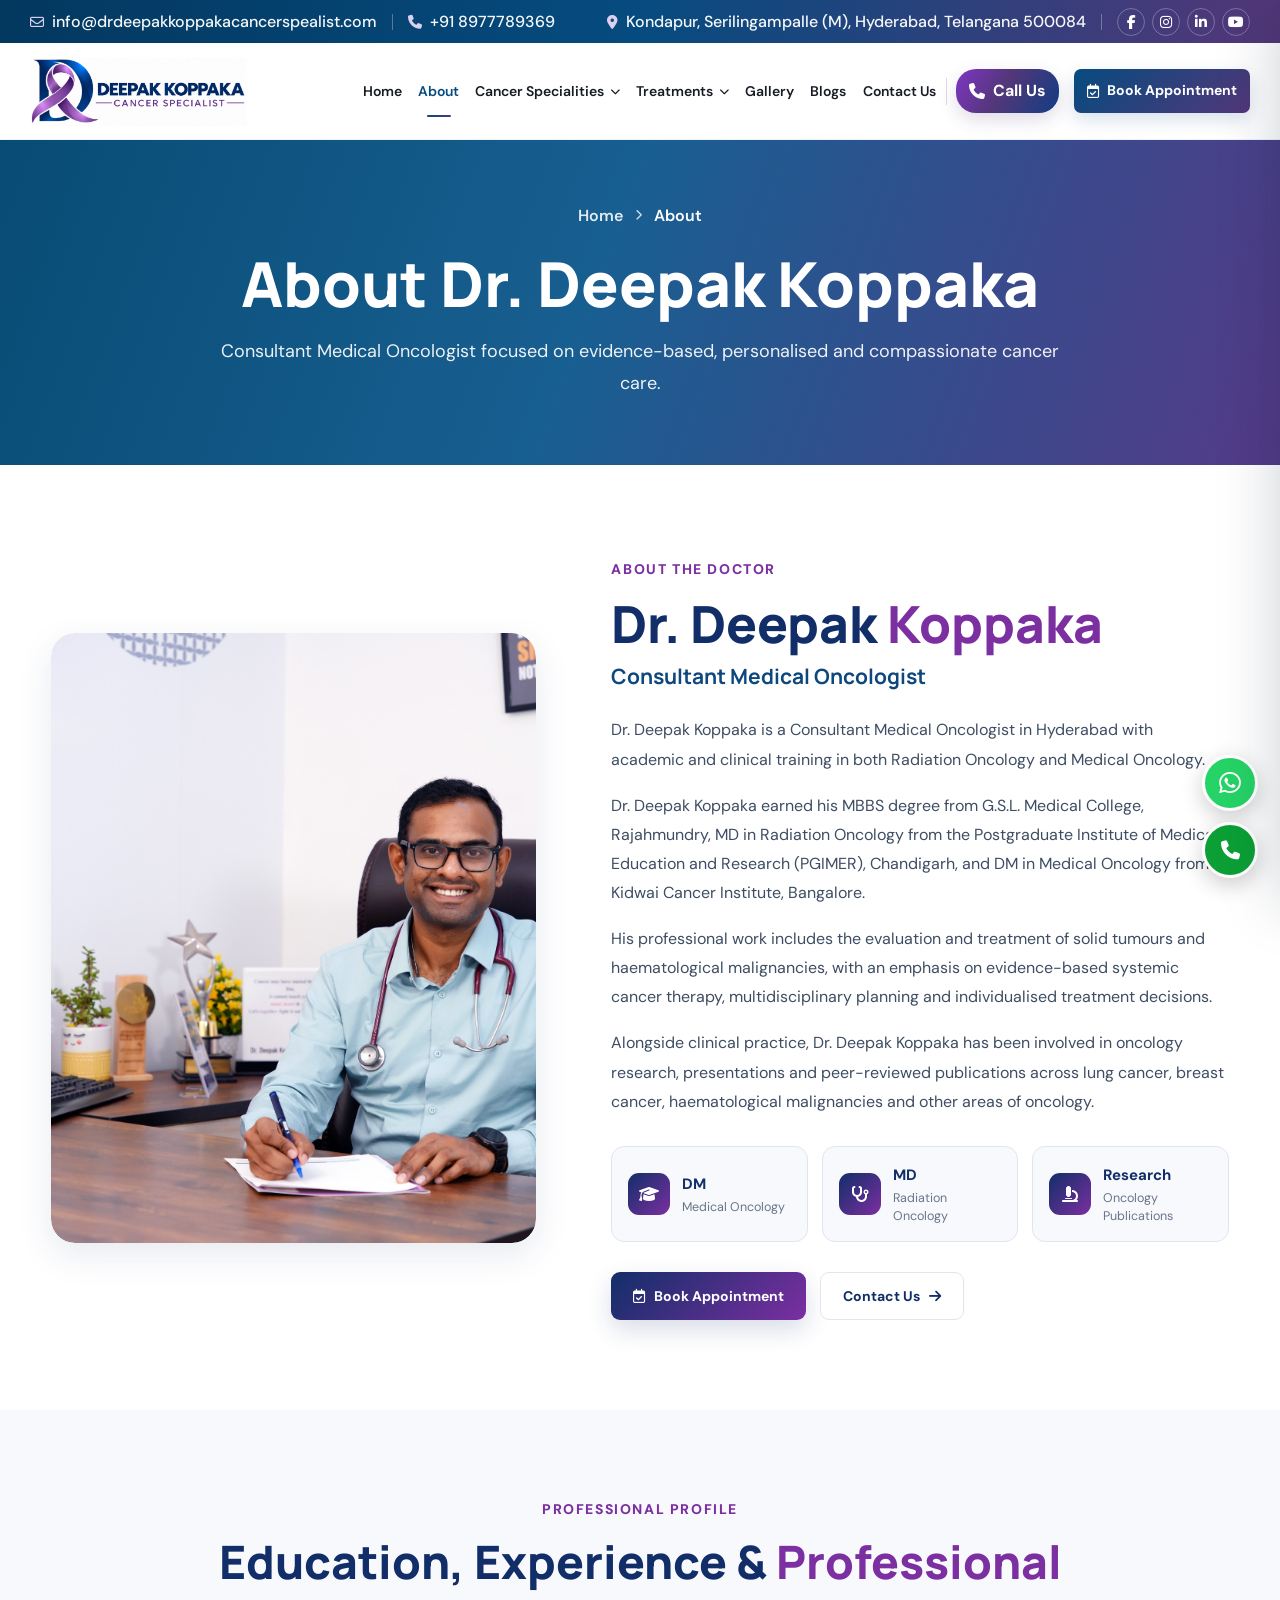
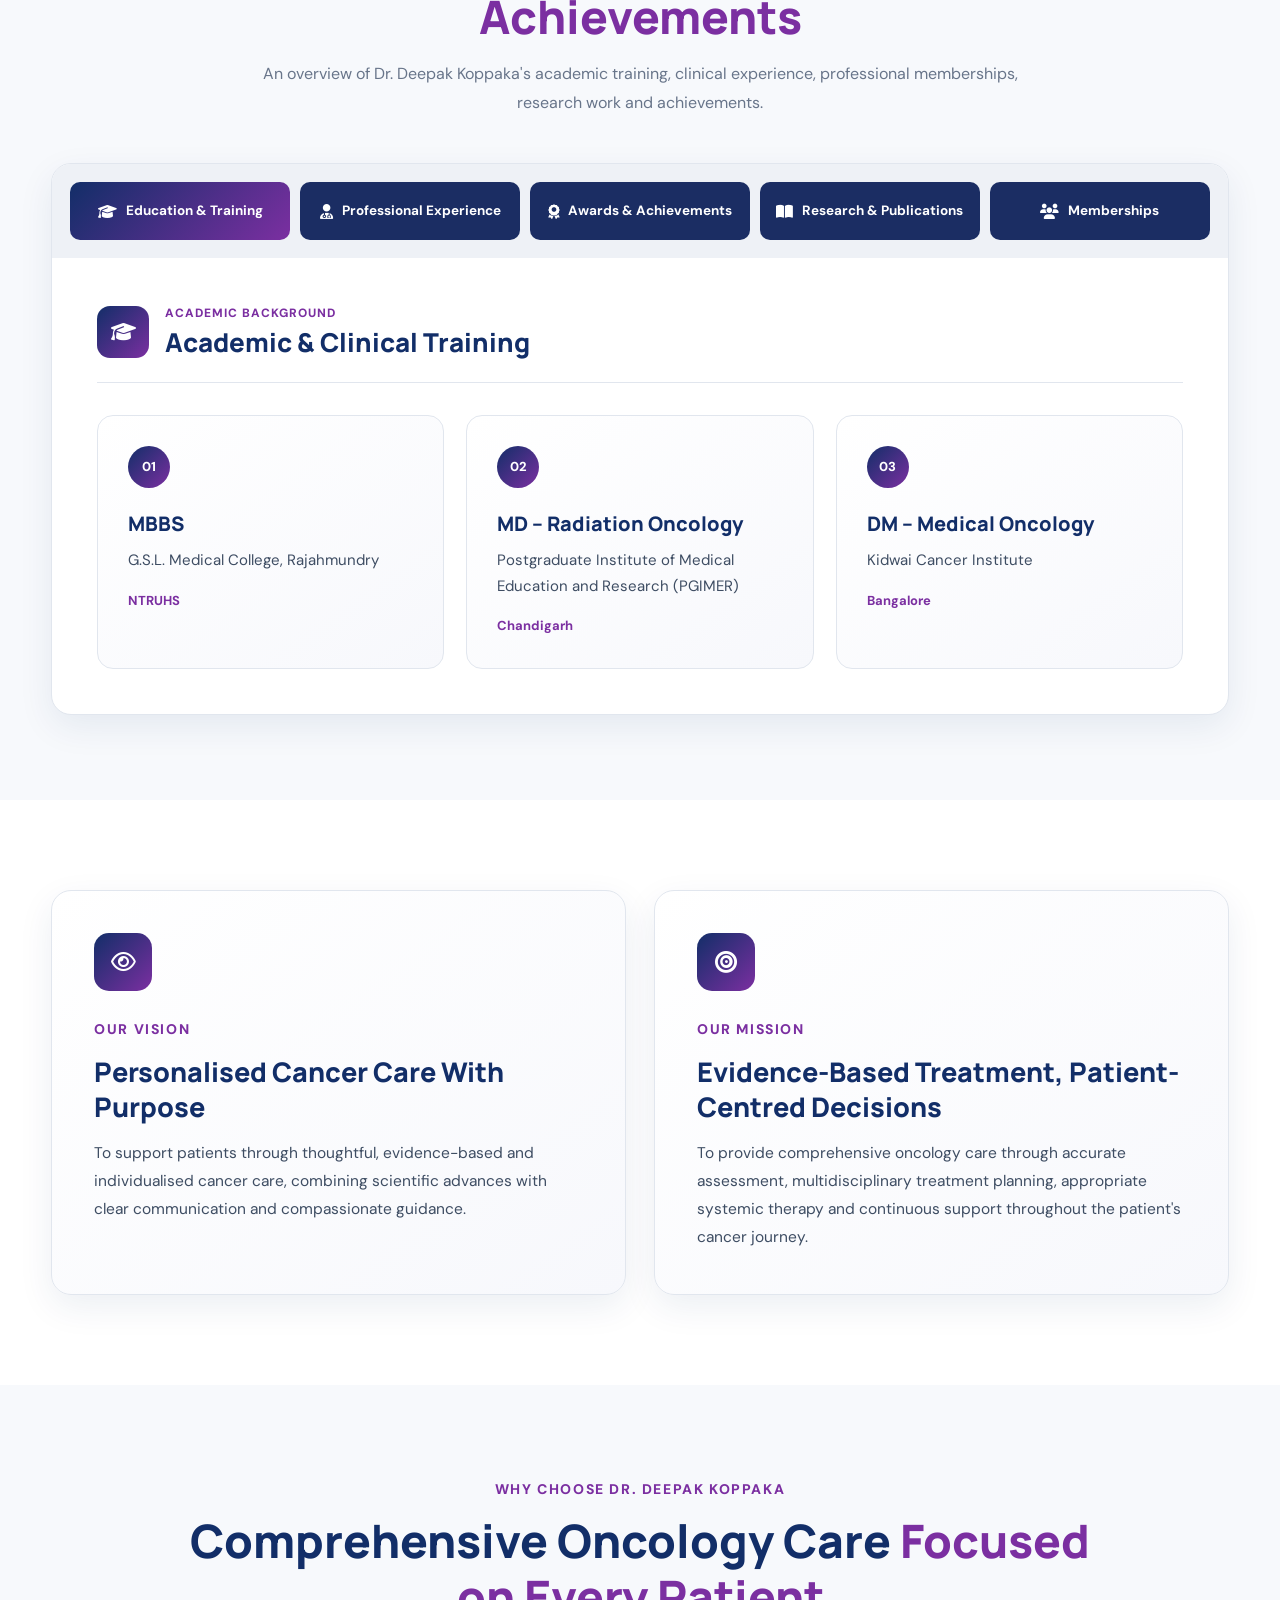
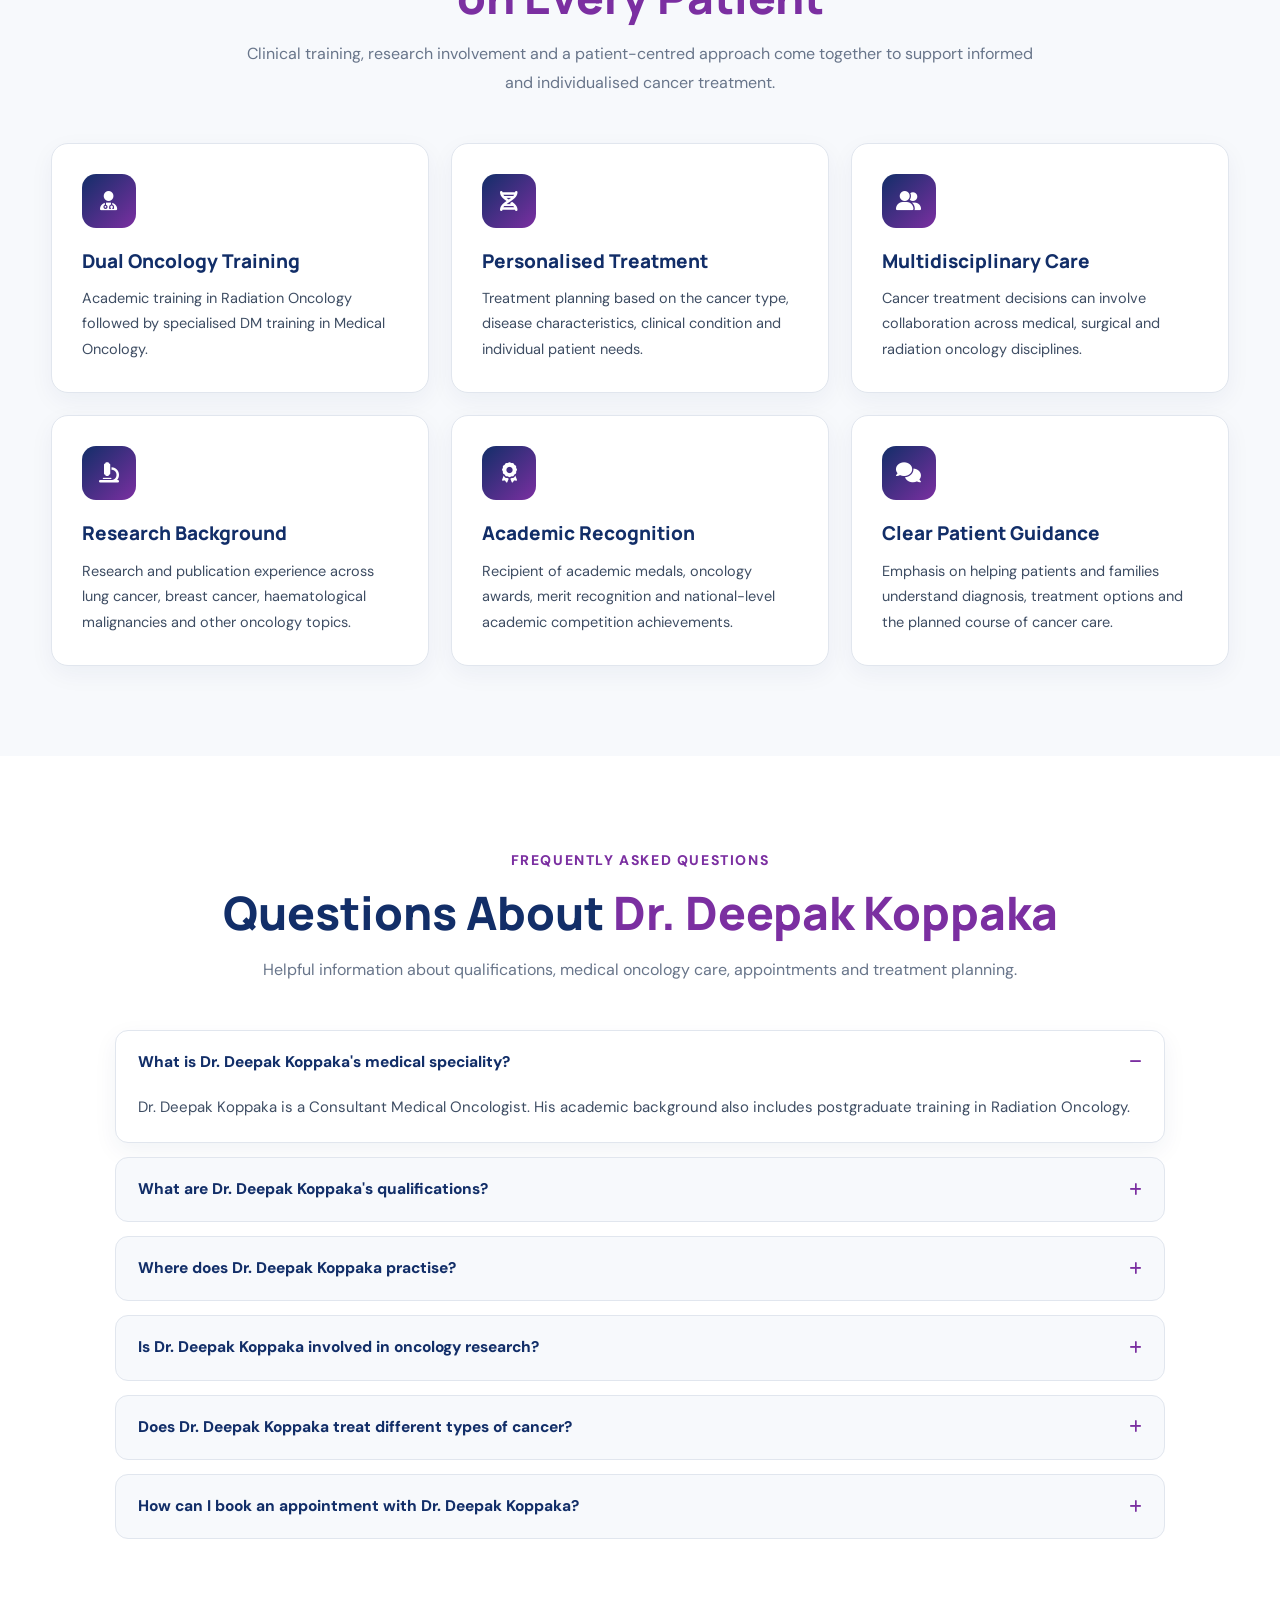
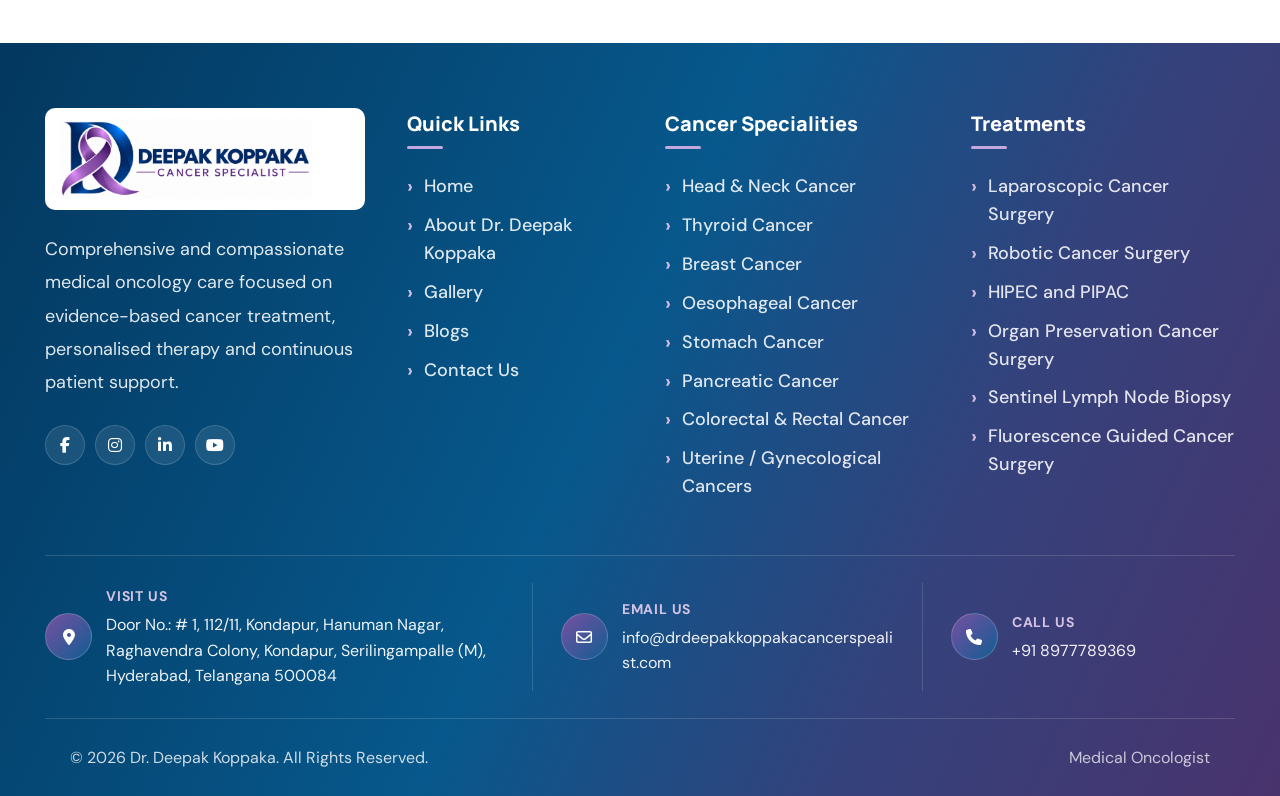
<file: about.html>
<!DOCTYPE html>
<html lang="en">

<head>

  <meta charset="UTF-8">

  <meta
    name="viewport"
    content="width=device-width, initial-scale=1.0"
  >

  <title>
    About Dr. Deepak Koppaka | Medical Oncologist
  </title>
  <link rel="icon" type="image/jpeg" href="assets/images/logo2.png">

  <meta
    name="description"
    content="Learn about Dr. Deepak Koppaka, Consultant Medical Oncologist in Hyderabad, his qualifications, experience, research, publications and achievements."
  >

  <link
    rel="icon"
    type="image/jpeg"
    href="assets/images/logo.jpeg"
  >


  <!-- FONT AWESOME -->

  <link
    rel="stylesheet"
    href="https://cdnjs.cloudflare.com/ajax/libs/font-awesome/6.5.2/css/all.min.css"
  >


  <!-- COMMON CSS -->

  <link
    rel="stylesheet"
    href="css/common.css"
  >

  <link
    rel="stylesheet"
    href="css/header-footer.css"
  >

  <link
    rel="stylesheet"
    href="css/about.css"
  >

</head>


<body>


<!-- =====================================================
     SHARED HEADER
===================================================== -->

<div class="shared-header"></div>



<main>


<!-- =====================================================
     BREADCRUMB
===================================================== -->

<section class="about-breadcrumb">

  <div class="about-container">

    <div class="about-breadcrumb-inner">

      <div class="about-breadcrumb-links">

        <a href="index.html">
          Home
        </a>

        <i class="fa-solid fa-chevron-right"></i>

        <span>
          About
        </span>

      </div>


      <h1>
        About Dr. Deepak Koppaka
      </h1>


      <p>
        Consultant Medical Oncologist focused on
        evidence-based, personalised and compassionate
        cancer care.
      </p>

    </div>

  </div>

</section>



<!-- =====================================================
     ABOUT DOCTOR
===================================================== -->

<section class="doctor-about-section">

  <div class="about-container">

    <div class="doctor-about-grid">


      <!-- IMAGE -->

      <div class="doctor-about-image">

        <div class="doctor-image-frame">

          <img
            src="assets/images/about/about1.jpg"
            alt="Dr. Deepak Koppaka - Medical Oncologist"
          >

        </div>


        <!-- <div class="doctor-experience-badge"> -->

          <!-- <i class="fa-solid fa-user-doctor"></i> -->

          <!-- <div> -->
            <!-- <strong>
              Medical Oncology
            </strong>

            <span>
              Hyderabad
            </span> -->
          <!-- </div> -->

        <!-- </div> -->

      </div>



      <!-- CONTENT -->

      <div class="doctor-about-content">

        <span class="section-label">
          ABOUT THE DOCTOR
        </span>


        <h2>
          Dr. Deepak
          <span>Koppaka</span>
        </h2>


        <h3>
          Consultant Medical Oncologist
        </h3>


        <p>
          Dr. Deepak Koppaka is a Consultant Medical
          Oncologist in Hyderabad with academic and clinical
          training in both Radiation Oncology and Medical
          Oncology.
        </p>


        <p>
          <!-- His academic journey includes MBBS from -->
          Dr. Deepak Koppaka earned his MBBS degree from G.S.L.
          Medical College, Rajahmundry, MD in Radiation
          Oncology from the Postgraduate Institute of Medical
          Education and Research (PGIMER), Chandigarh, and
          DM in Medical Oncology from Kidwai Cancer Institute,
          Bangalore.
        </p>


        <p>
          His professional work includes the evaluation and
          treatment of solid tumours and haematological
          malignancies, with an emphasis on evidence-based
          systemic cancer therapy, multidisciplinary planning
          and individualised treatment decisions.
        </p>


        <p>
          Alongside clinical practice, Dr. Deepak Koppaka
          has been involved in oncology research,
          presentations and peer-reviewed publications
          across lung cancer, breast cancer,
          haematological malignancies and other areas of
          oncology.
        </p>


        <div class="doctor-highlight-grid">


          <div class="doctor-highlight">

            <div class="highlight-icon">
              <i class="fa-solid fa-graduation-cap"></i>
            </div>

            <div>
              <strong>
                DM
              </strong>

              <span>
                Medical Oncology
              </span>
            </div>

          </div>



          <div class="doctor-highlight">

            <div class="highlight-icon">
              <i class="fa-solid fa-stethoscope"></i>
            </div>

            <div>
              <strong>
                MD
              </strong>

              <span>
                Radiation Oncology
              </span>
            </div>

          </div>



          <div class="doctor-highlight">

            <div class="highlight-icon">
              <i class="fa-solid fa-microscope"></i>
            </div>

            <div>
              <strong>
                Research
              </strong>

              <span>
                Oncology Publications
              </span>
            </div>

          </div>

        </div>


        <div class="about-buttons">

          <a
            href="appointment.html"
            class="primary-about-btn"
          >
            <i class="fa-regular fa-calendar-check"></i>

            Book Appointment
          </a>


          <a
            href="contact.html"
            class="secondary-about-btn"
          >
            Contact Us

            <i class="fa-solid fa-arrow-right"></i>
          </a>

        </div>

      </div>

    </div>

  </div>

</section>



<!-- =====================================================
     PROFESSIONAL PROFILE TABS
===================================================== -->

<section class="profile-section">

  <div class="about-container">


    <div class="section-heading-center">

      <span class="section-label">
        PROFESSIONAL PROFILE
      </span>

      <h2>
        Education, Experience &
        <span>Professional Achievements</span>
      </h2>

      <p>
        An overview of Dr. Deepak Koppaka's academic
        training, clinical experience, professional
        memberships, research work and achievements.
      </p>

    </div>



    <div class="profile-tabs-wrapper">


      <!-- TAB BUTTONS -->

      <div
        class="profile-tabs"
        role="tablist"
      >


        <button
          type="button"
          class="profile-tab active"
          data-tab="education"
        >
          <i class="fa-solid fa-graduation-cap"></i>

          <span>
            Education & Training
          </span>
        </button>


        <button
          type="button"
          class="profile-tab"
          data-tab="experience"
        >
          <i class="fa-solid fa-user-doctor"></i>

          <span>
            Professional Experience
          </span>
        </button>


        <button
          type="button"
          class="profile-tab"
          data-tab="awards"
        >
          <i class="fa-solid fa-award"></i>

          <span>
            Awards & Achievements
          </span>
        </button>


        <button
          type="button"
          class="profile-tab"
          data-tab="research"
        >
          <i class="fa-solid fa-book-open"></i>

          <span>
            Research & Publications
          </span>
        </button>


        <button
          type="button"
          class="profile-tab"
          data-tab="memberships"
        >
          <i class="fa-solid fa-users"></i>

          <span>
            Memberships
          </span>
        </button>


      </div>



      <!-- =============================================
           EDUCATION
      ============================================== -->

      <div
        class="profile-tab-content active"
        id="education"
      >

        <div class="tab-content-heading">

          <div class="tab-heading-icon">
            <i class="fa-solid fa-graduation-cap"></i>
          </div>

          <div>

            <span>
              Academic Background
            </span>

            <h3>
              Academic & Clinical Training
              <!-- Education & Medical Training -->
            </h3>

          </div>

        </div>


        <div class="education-grid">


          <article class="education-card">

            <span class="education-number">
              01
            </span>

            <h4>
              MBBS
            </h4>

            <p>
              G.S.L. Medical College,
              Rajahmundry
            </p>

            <span class="education-place">
              NTRUHS
            </span>

          </article>



          <article class="education-card">

            <span class="education-number">
              02
            </span>

            <h4>
              MD – Radiation Oncology
            </h4>

            <p>
              Postgraduate Institute of Medical
              Education and Research (PGIMER)
            </p>

            <span class="education-place">
              Chandigarh
            </span>

          </article>



          <article class="education-card">

            <span class="education-number">
              03
            </span>

            <h4>
              DM – Medical Oncology
            </h4>

            <p>
              Kidwai Cancer Institute
            </p>

            <span class="education-place">
              Bangalore
            </span>

          </article>


        </div>

      </div>



      <!-- =============================================
           EXPERIENCE
      ============================================== -->

      <div
        class="profile-tab-content"
        id="experience"
      >

        <div class="tab-content-heading">

          <div class="tab-heading-icon">
            <i class="fa-solid fa-briefcase-medical"></i>
          </div>

          <div>

            <span>
              Clinical Career
            </span>

            <h3>
              Professional Experience
            </h3>

          </div>

        </div>


        <div class="experience-list">


          <div class="experience-item">

            <div class="experience-icon">
              <i class="fa-solid fa-hospital"></i>
            </div>

            <div>

              <span class="experience-type">
                Current Affiliation
              </span>

              <h4>
                Consultant Medical Oncologist
              </h4>

              <p>
                CARE Hospitals, Hyderabad
              </p>

              <span class="experience-year">
                2020 – Present
              </span>

            </div>

          </div>



          <div class="experience-item">

            <div class="experience-icon">
              <i class="fa-solid fa-hospital-user"></i>
            </div>

            <div>

              <span class="experience-type">
                Professional Experience
              </span>

              <h4>
                Consultant Medical Oncologist
              </h4>

              <p>
                American Oncology Institute /
                Citizens, Hyderabad
              </p>

            </div>

          </div>


        </div>

      </div>



      <!-- =============================================
           AWARDS
      ============================================== -->

      <div
        class="profile-tab-content"
        id="awards"
      >

        <div class="tab-content-heading">

          <div class="tab-heading-icon">
            <i class="fa-solid fa-trophy"></i>
          </div>

          <div>

            <span>
              Recognition
            </span>

            <h3>
              Awards & Accomplishments
            </h3>

          </div>

        </div>


        <div class="achievement-list">


          <div class="achievement-item">
            <i class="fa-solid fa-medal"></i>

            <span>
              Silver Medal in MD Radiation Oncology
              at PGIMER, Chandigarh
            </span>
          </div>


          <div class="achievement-item">
            <i class="fa-solid fa-medal"></i>

            <span>
              Indian Society of Medical and Paediatric
              Oncology – Gold Medal for Best Outgoing
              Medical Oncology Postgraduate
            </span>
          </div>


          <div class="achievement-item">
            <i class="fa-solid fa-trophy"></i>

            <span>
              Torrent Young Scholar Award –
              National Level Winner
            </span>
          </div>


          <div class="achievement-item">
            <i class="fa-solid fa-microphone"></i>

            <span>
              Torrent Young Scholar Award –
              Best Orator Award
            </span>
          </div>


          <div class="achievement-item">
            <i class="fa-solid fa-award"></i>

            <span>
              ESMO Asia 2018 Congress –
              Merit Award
            </span>
          </div>


          <div class="achievement-item">
            <i class="fa-solid fa-ranking-star"></i>

            <span>
              36th Indian Cooperative Oncology Network
              National Level Quiz – First Place
            </span>
          </div>


          <div class="achievement-item">
            <i class="fa-solid fa-ranking-star"></i>

            <span>
              37th Indian Cooperative Oncology Network
              National Level Quiz – Second Place
            </span>
          </div>


          <div class="achievement-item">
            <i class="fa-solid fa-lightbulb"></i>

            <span>
              Innovation in Oncology – Lung Cancer Edition,
              Indian Society of Oncology – First Place
            </span>
          </div>


          <div class="achievement-item">
            <i class="fa-solid fa-star"></i>

            <span>
              Sun's Platform for Education,
              Awareness & Knowledge (SPEAK) –
              National Level Quiz First Place
            </span>
          </div>


        </div>

      </div>



      <!-- =============================================
           RESEARCH
      ============================================== -->

      <div
        class="profile-tab-content"
        id="research"
      >

        <div class="tab-content-heading">

          <div class="tab-heading-icon">
            <i class="fa-solid fa-microscope"></i>
          </div>

          <div>

            <span>
              Academic Contribution
            </span>

            <h3>
              Research & Publications
            </h3>

          </div>

        </div>


        <div class="research-columns">


          <div class="research-column">

            <h4>
              Research Presentations
            </h4>

            <ul class="profile-check-list">

              <li>
                UAE Cancer Congress 2017,
                Dubai – Poster Presentation
              </li>

              <li>
                Indian Cancer Congress 2017,
                Bangalore – Poster Presentation
              </li>

              <li>
                ESMO Asia Congress 2017,
                Singapore – Poster Presentation
              </li>

              <li>
                Selected for Mini Oral Presentation
                at ESMO Asia 2018 Congress,
                Singapore
              </li>

              <li>
                NZAROICON 2013 –
                Best Paper Presentation
              </li>

              <li>
                Indian Cancer Congress 2017 –
                ESMO-Asia Travel Grant
              </li>

            </ul>

          </div>



          <div class="research-column">

            <h4>
              Selected Research Areas
            </h4>

            <ul class="profile-check-list">

              <li>
                PET-CT integration in radiotherapy
                planning for non-small cell lung cancer
              </li>

              <li>
                Febrile neutropenia risk assessment
                using CISNE and MASCC models
              </li>

              <li>
                Circulating tumour cells and
                individualised drug susceptibility
                testing
              </li>

              <li>
                Next-generation sequencing and
                cell-free tumour DNA in lung cancer
              </li>

              <li>
                Recurrent and metastatic breast
                cancer research
              </li>

              <li>
                Haematological malignancies including
                lymphoma and acute myeloid leukaemia
              </li>

            </ul>

          </div>

        </div>


        <div class="publication-box">

          <div class="publication-title">

            <i class="fa-solid fa-book-medical"></i>

            <div>
              <span>
                Scientific Work
              </span>

              <h4>
                Selected Publications
              </h4>
            </div>

          </div>


          <div class="publication-list">


            <div class="publication-item">

              <span>01</span>

              <p>
                Impact of Integrating PET-CT in
                Radiotherapy Planning of Non-Small
                Cell Carcinoma Lung: Dosimetric and
                Radiobiological Comparison.
              </p>

            </div>


            <div class="publication-item">

              <span>02</span>

              <p>
                Gemcitabine-Induced Supraventricular
                Tachycardia: A Rare Manifestation.
              </p>

            </div>


            <div class="publication-item">

              <span>03</span>

              <p>
                Clinicopathological Profile and
                Treatment Outcome of Squamous Cell
                Carcinoma Breast at a Tertiary Cancer
                Center in South India.
              </p>

            </div>


            <div class="publication-item">

              <span>04</span>

              <p>
                Role of Taxanes in Triple-Negative
                Breast Cancer: A Study from a Tertiary
                Cancer Center in South India.
              </p>

            </div>


            <div class="publication-item">

              <span>05</span>

              <p>
                Circulating Tumor Cell Cluster
                Phenotype Allows Monitoring Response
                to Treatment and Predicts Survival.
              </p>

            </div>


          </div>

        </div>

      </div>



      <!-- =============================================
           MEMBERSHIPS
      ============================================== -->

      <div
        class="profile-tab-content"
        id="memberships"
      >

        <div class="tab-content-heading">

          <div class="tab-heading-icon">
            <i class="fa-solid fa-users"></i>
          </div>

          <div>

            <span>
              Professional Associations
            </span>

            <h3>
              Professional Memberships
            </h3>

          </div>

        </div>


        <div class="membership-grid">


          <div class="membership-card">
            <i class="fa-solid fa-circle-check"></i>

            <span>
              Association of Radiation
              Oncologists of India
            </span>
          </div>


          <div class="membership-card">
            <i class="fa-solid fa-circle-check"></i>

            <span>
              European Society for
              Medical Oncology
            </span>
          </div>


          <div class="membership-card">
            <i class="fa-solid fa-circle-check"></i>

            <span>
              American Society of
              Clinical Oncology
            </span>
          </div>


          <div class="membership-card">
            <i class="fa-solid fa-circle-check"></i>

            <span>
              Indian Society of Medical
              and Paediatric Oncology
            </span>
          </div>


          <div class="membership-card">
            <i class="fa-solid fa-circle-check"></i>

            <span>
              Indian Society of Oncology
            </span>
          </div>


        </div>

      </div>


    </div>

  </div>

</section>



<!-- =====================================================
     VISION & MISSION
===================================================== -->

<section class="vision-mission-section">

  <div class="about-container">

    <div class="vision-mission-grid">


      <!-- VISION -->

      <article class="vision-mission-card">

        <div class="vision-card-icon">
          <i class="fa-regular fa-eye"></i>
        </div>

        <span class="section-label">
          OUR VISION
        </span>

        <h2>
          Personalised Cancer Care
          With Purpose
        </h2>

        <p>
          To support patients through thoughtful,
          evidence-based and individualised cancer care,
          combining scientific advances with clear
          communication and compassionate guidance.
        </p>

      </article>



      <!-- MISSION -->

      <article class="vision-mission-card">

        <div class="vision-card-icon">
          <i class="fa-solid fa-bullseye"></i>
        </div>

        <span class="section-label">
          OUR MISSION
        </span>

        <h2>
          Evidence-Based Treatment,
          Patient-Centred Decisions
        </h2>

        <p>
          To provide comprehensive oncology care through
          accurate assessment, multidisciplinary treatment
          planning, appropriate systemic therapy and
          continuous support throughout the patient's
          cancer journey.
        </p>

      </article>


    </div>

  </div>

</section>



<!-- =====================================================
     WHY CHOOSE DR DEEPAK
===================================================== -->

<section class="why-doctor-section">

  <div class="about-container">


    <div class="section-heading-center">

      <span class="section-label">
        WHY CHOOSE DR. DEEPAK KOPPAKA
      </span>

      <h2>
        Comprehensive Oncology Care
        <span>Focused on Every Patient</span>
      </h2>

      <p>
        Clinical training, research involvement and a
        patient-centred approach come together to support
        informed and individualised cancer treatment.
      </p>

    </div>



    <div class="why-doctor-grid">


      <article class="why-card">

        <div class="why-icon">
          <i class="fa-solid fa-user-doctor"></i>
        </div>

        <h3>
          Dual Oncology Training
        </h3>

        <p>
          Academic training in Radiation Oncology
          followed by specialised DM training in
          Medical Oncology.
        </p>

      </article>



      <article class="why-card">

        <div class="why-icon">
          <i class="fa-solid fa-dna"></i>
        </div>

        <h3>
          Personalised Treatment
        </h3>

        <p>
          Treatment planning based on the cancer type,
          disease characteristics, clinical condition
          and individual patient needs.
        </p>

      </article>



      <article class="why-card">

        <div class="why-icon">
          <!-- <i class="fa-solid fa-users-medical"></i> -->
           <i class="fa-solid fa-user-group"></i>
        </div>

        <h3>
          Multidisciplinary Care
        </h3>

        <p>
          Cancer treatment decisions can involve
          collaboration across medical, surgical and
          radiation oncology disciplines.
        </p>

      </article>



      <article class="why-card">

        <div class="why-icon">
          <i class="fa-solid fa-microscope"></i>
        </div>

        <h3>
          Research Background
        </h3>

        <p>
          Research and publication experience across
          lung cancer, breast cancer, haematological
          malignancies and other oncology topics.
        </p>

      </article>



      <article class="why-card">

        <div class="why-icon">
          <i class="fa-solid fa-award"></i>
        </div>

        <h3>
          Academic Recognition
        </h3>

        <p>
          Recipient of academic medals, oncology
          awards, merit recognition and national-level
          academic competition achievements.
        </p>

      </article>



      <article class="why-card">

        <div class="why-icon">
          <i class="fa-solid fa-comments"></i>
        </div>

        <h3>
          Clear Patient Guidance
        </h3>

        <p>
          Emphasis on helping patients and families
          understand diagnosis, treatment options and
          the planned course of cancer care.
        </p>

      </article>


    </div>

  </div>

</section>



<!-- =====================================================
     FAQ
===================================================== -->

<section class="about-faq-section">

  <div class="about-container">


    <div class="section-heading-center">

      <span class="section-label">
        FREQUENTLY ASKED QUESTIONS
      </span>

      <h2>
        Questions About
        <span>Dr. Deepak Koppaka</span>
      </h2>

      <p>
        Helpful information about qualifications,
        medical oncology care, appointments and
        treatment planning.
      </p>

    </div>



    <div class="about-faq-list">


      <!-- FAQ 1 -->

      <article class="about-faq-item active">

        <button
          type="button"
          class="about-faq-question"
        >

          <span>
            What is Dr. Deepak Koppaka's medical speciality?
          </span>

          <i class="fa-solid fa-minus"></i>

        </button>


        <div class="about-faq-answer">

          <p>
            Dr. Deepak Koppaka is a Consultant Medical
            Oncologist. His academic background also
            includes postgraduate training in Radiation
            Oncology.
          </p>

        </div>

      </article>



      <!-- FAQ 2 -->

      <article class="about-faq-item">

        <button
          type="button"
          class="about-faq-question"
        >

          <span>
            What are Dr. Deepak Koppaka's qualifications?
          </span>

          <i class="fa-solid fa-plus"></i>

        </button>


        <div class="about-faq-answer">

          <p>
            His qualifications include MBBS from G.S.L.
            Medical College, MD in Radiation Oncology
            from PGIMER Chandigarh and DM in Medical
            Oncology from Kidwai Cancer Institute,
            Bangalore.
          </p>

        </div>

      </article>



      <!-- FAQ 3 -->

      <article class="about-faq-item">

        <button
          type="button"
          class="about-faq-question"
        >

          <span>
            Where does Dr. Deepak Koppaka practise?
          </span>

          <i class="fa-solid fa-plus"></i>

        </button>


        <div class="about-faq-answer">

          <p>
            The supplied professional profile lists
            Dr. Deepak Koppaka as a Consultant Medical
            Oncologist at CARE Hospitals, Hyderabad.
          </p>

        </div>

      </article>



      <!-- FAQ 4 -->

      <article class="about-faq-item">

        <button
          type="button"
          class="about-faq-question"
        >

          <span>
            Is Dr. Deepak Koppaka involved in oncology research?
          </span>

          <i class="fa-solid fa-plus"></i>

        </button>


        <div class="about-faq-answer">

          <p>
            Yes. His supplied professional information
            includes research presentations, dissertations,
            projects and peer-reviewed publications across
            multiple areas of oncology.
          </p>

        </div>

      </article>



      <!-- FAQ 5 -->

      <article class="about-faq-item">

        <button
          type="button"
          class="about-faq-question"
        >

          <span>
            Does Dr. Deepak Koppaka treat different types of cancer?
          </span>

          <i class="fa-solid fa-plus"></i>

        </button>


        <div class="about-faq-answer">

          <p>
            His professional and research background
            covers a range of solid tumours and
            haematological malignancies. The appropriate
            treatment approach depends on each patient's
            diagnosis and clinical assessment.
          </p>

        </div>

      </article>



      <!-- FAQ 6 -->

      <article class="about-faq-item">

        <button
          type="button"
          class="about-faq-question"
        >

          <span>
            How can I book an appointment with Dr. Deepak Koppaka?
          </span>

          <i class="fa-solid fa-plus"></i>

        </button>


        <div class="about-faq-answer">

          <p>
            You can use the Book Appointment option on
            this website or contact the clinic through
            the contact details provided on the website.
          </p>

        </div>

      </article>


    </div>

  </div>

</section>


</main>



<!-- =====================================================
     SHARED FOOTER
===================================================== -->

<div class="shared-footer"></div>



<!-- =====================================================
     JS
===================================================== -->

<script src="js/shared.js"></script>

<script src="js/about.js"></script>


</body>

</html>
</file>
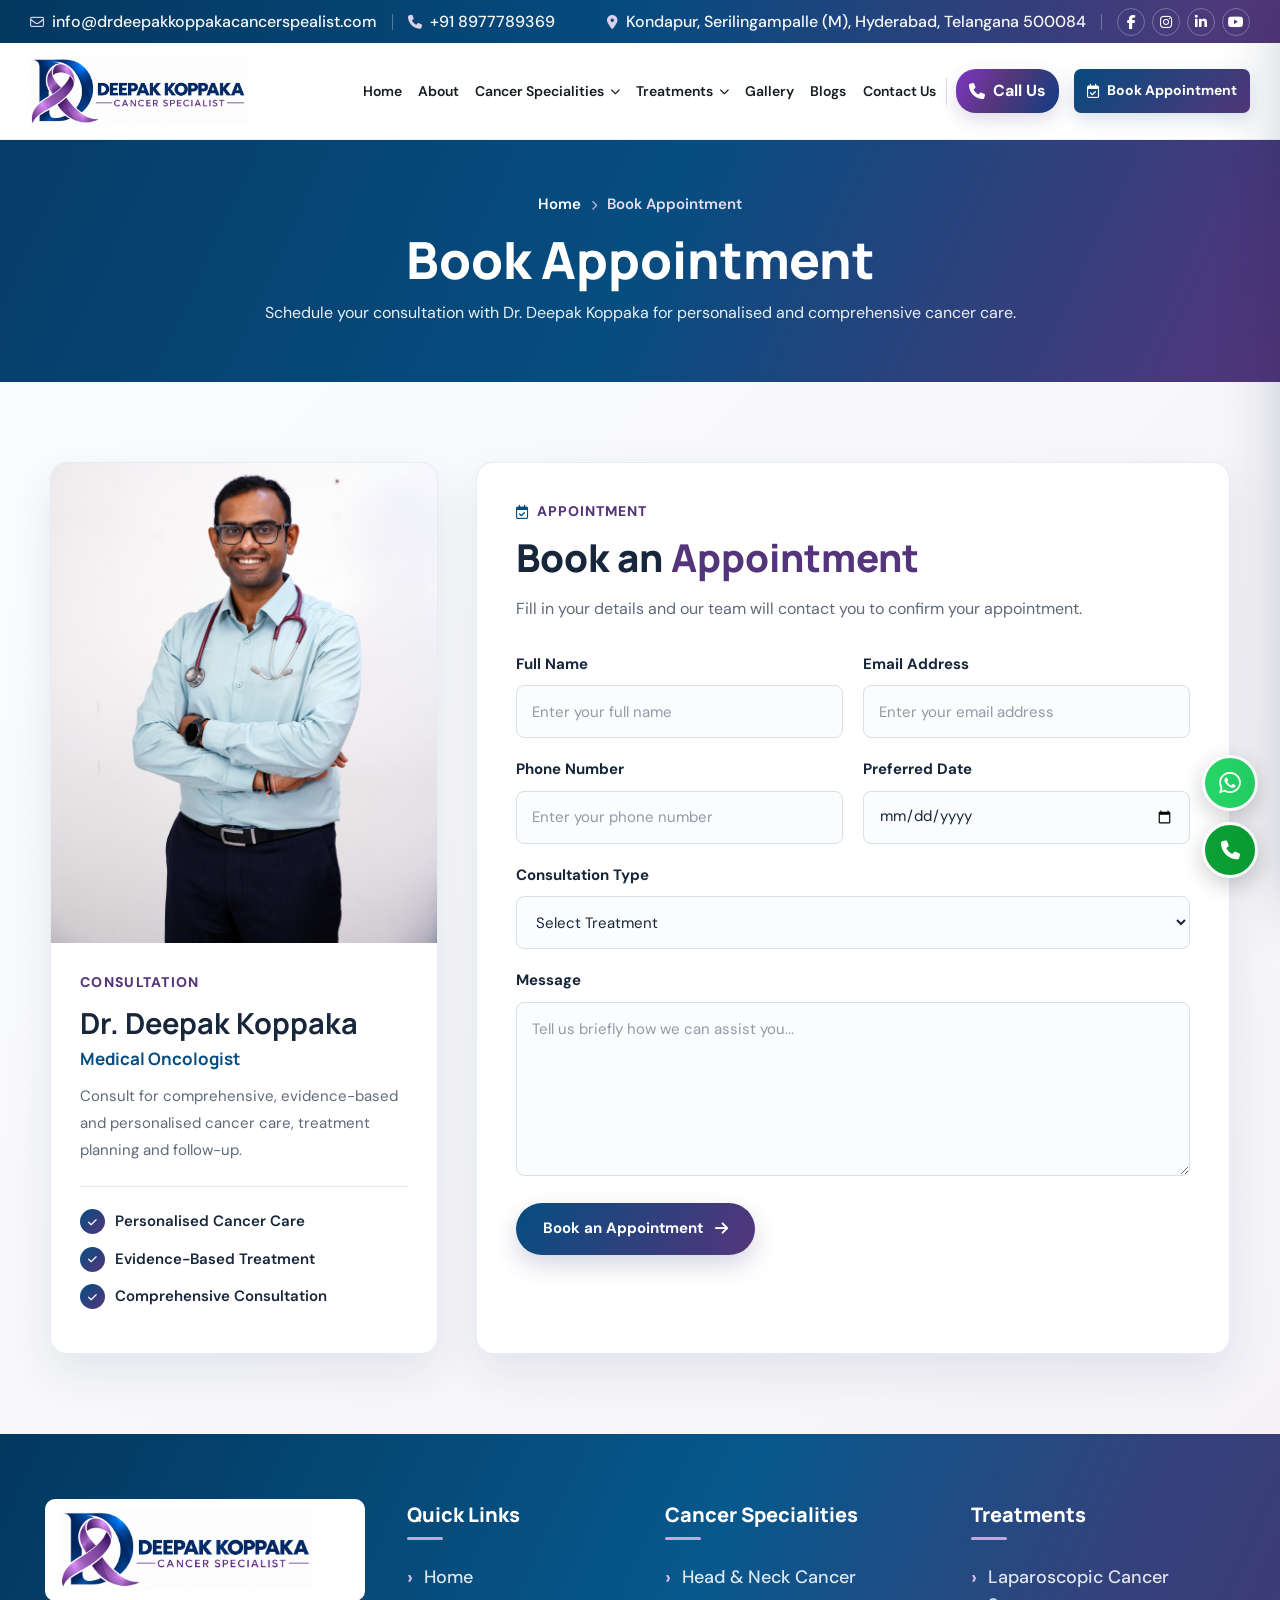
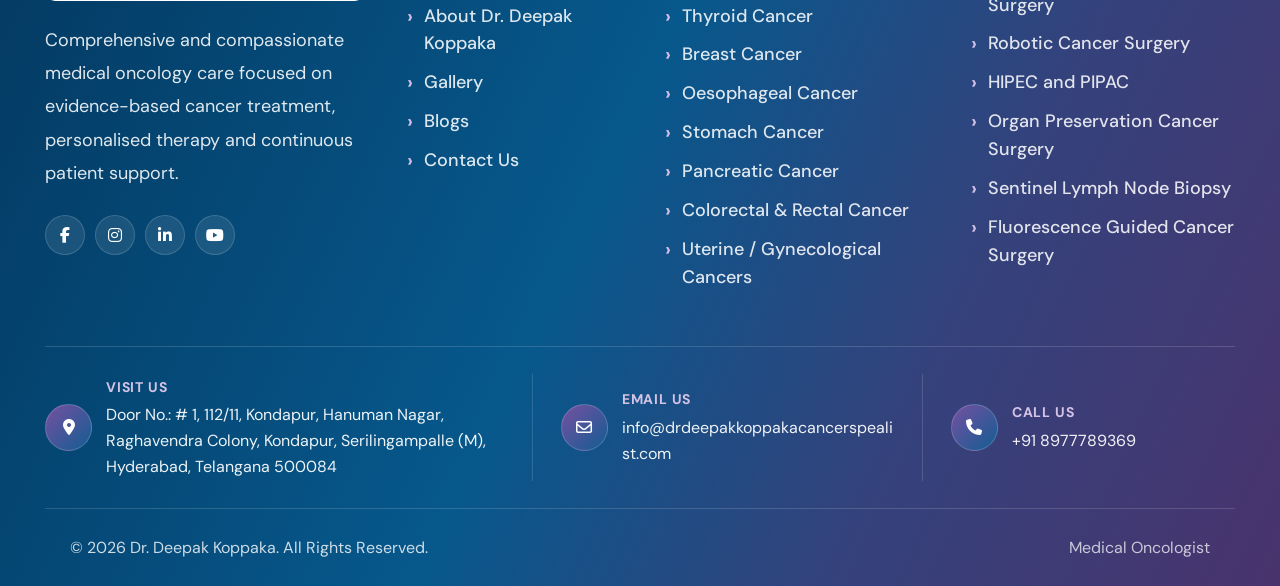
<file: appointment.html>
<!DOCTYPE html>
<html lang="en">

<head>

  <meta charset="UTF-8">

  <meta
    name="viewport"
    content="width=device-width, initial-scale=1.0"
  >

  <title>
    Book Appointment | Dr. Deepak Koppaka
  </title>
  <link rel="icon" type="image/jpeg" href="assets/images/logo2.png">

  <meta
    name="description"
    content="Book an appointment with Dr. Deepak Koppaka, Medical Oncologist."
  >


  <!-- FONT AWESOME -->
  <link
    rel="stylesheet"
    href="https://cdnjs.cloudflare.com/ajax/libs/font-awesome/6.6.0/css/all.min.css"
  >


  <!-- COMMON -->
  <link
    rel="stylesheet"
    href="css/common.css"
  >


  <!-- HEADER FOOTER -->
  <link
    rel="stylesheet"
    href="css/header-footer.css"
  >


  <!-- CONTACT / APPOINTMENT -->
  <link
    rel="stylesheet"
    href="css/contact-appointment.css"
  >


</head>


<body>


  <!-- ==========================================
       REUSABLE HEADER
  =========================================== -->

  <div class="shared-header"></div>



  <main>


    <!-- ==========================================
         PAGE BANNER
    =========================================== -->

    <section class="inner-page-banner">


      <div class="contact-page-container">


        <div class="breadcrumb">

          <a href="index.html">
            Home
          </a>

          <i class="fa-solid fa-chevron-right"></i>

          <span>
            Book Appointment
          </span>

        </div>


        <h1>
          Book Appointment
        </h1>


        <p>

          Schedule your consultation with
          Dr. Deepak Koppaka for personalised and
          comprehensive cancer care.

        </p>


      </div>


    </section>



    <!-- ==========================================
         APPOINTMENT SECTION
    =========================================== -->

    <section class="appointment-main-section">


      <div class="contact-page-container">


        <div class="appointment-grid">


          <!-- =====================================
               LEFT DOCTOR
          ====================================== -->

          <div class="appointment-doctor-card">


            <div class="appointment-doctor-image">


              <!--
                Add your doctor image here:

                assets/images/doctor-appointment.jpg
              -->

              <img
                src="assets/images/doctor.jpg"
                alt="Dr. Deepak Koppaka - Medical Oncologist"
              >


            </div>



            <div class="appointment-doctor-content">


              <span class="doctor-card-label">
                CONSULTATION
              </span>


              <h2>
                Dr. Deepak Koppaka
              </h2>


              <h3>
                Medical Oncologist
              </h3>


              <p>

                Consult for comprehensive,
                evidence-based and personalised
                cancer care, treatment planning
                and follow-up.

              </p>


              <div class="doctor-card-divider"></div>


              <div class="doctor-card-point">

                <i class="fa-solid fa-check"></i>

                <span>
                  Personalised Cancer Care
                </span>

              </div>


              <div class="doctor-card-point">

                <i class="fa-solid fa-check"></i>

                <span>
                  Evidence-Based Treatment
                </span>

              </div>


              <div class="doctor-card-point">

                <i class="fa-solid fa-check"></i>

                <span>
                  Comprehensive Consultation
                </span>

              </div>


            </div>


          </div>



          <!-- =====================================
               RIGHT APPOINTMENT FORM
          ====================================== -->

          <div class="medical-form-card appointment-form-card">


            <div class="section-tag">

              <i class="fa-regular fa-calendar-check"></i>

              <span>
                APPOINTMENT
              </span>

            </div>


            <h2 class="form-main-title">

              <!-- Book Your -->
              Book an
              <span>
                Appointment
              </span>

            </h2>


            <p class="form-description">

              Fill in your details and our team will
              contact you to confirm your appointment.

            </p>



            <form
              id="appointmentForm"
              class="medical-form"
              action="php/send-mail.php"
              method="POST"
            >


              <input
                type="hidden"
                name="form_type"
                value="appointment"
              >



              <!-- ==================================
                   ROW 1
              =================================== -->

              <div class="form-row">


                <div class="form-group">

                  <label for="appointmentName">
                    Full Name
                  </label>

                  <input
                    type="text"
                    id="appointmentName"
                    name="name"
                    placeholder="Enter your full name"
                    required
                  >

                </div>



                <div class="form-group">

                  <label for="appointmentEmail">
                    Email Address
                  </label>

                  <input
                    type="email"
                    id="appointmentEmail"
                    name="email"
                    placeholder="Enter your email address"
                    required
                  >

                </div>


              </div>



              <!-- ==================================
                   ROW 2
              =================================== -->

              <div class="form-row">


                <div class="form-group">

                  <label for="appointmentPhone">
                    Phone Number
                  </label>

                  <input
                    type="tel"
                    id="appointmentPhone"
                    name="phone"
                    placeholder="Enter your phone number"
                    required
                  >

                </div>



                <div class="form-group">

                  <label for="appointmentDate">
                    Preferred Date
                  </label>

                  <input
                    type="date"
                    id="appointmentDate"
                    name="appointment_date"
                    required
                  >

                </div>


              </div>



              <!-- ==================================
                   SERVICE
              =================================== -->
              
<!-- CONSULTATION TYPE -->

<div class="form-group">

  <label for="appointmentService">
    Consultation Type
  </label>

  <select
    id="appointmentService"
    name="service"
    required
    onchange="toggleOtherService(this)"
  >
    <option value="">
      Select Treatment
    </option>

    <option value="Chemotherapy">
      Chemotherapy
    </option>

    <option value="Immunotherapy">
      Immunotherapy
    </option>

    <option value="Targeted Therapy">
      Targeted Therapy
    </option>

    <option value="Hormonal Therapy">
      Hormonal Therapy
    </option>

    <option value="Precision Oncology">
      Precision Oncology
    </option>

    <option value="Laparoscopic Cancer Surgery">
      Laparoscopic Cancer Surgery
    </option>

    <option value="Robotic Cancer Surgery">
      Robotic Cancer Surgery
    </option>

    <option value="HIPEC & PIPAC">
      HIPEC &amp; PIPAC
    </option>

    <option value="Organ Preservation Cancer Surgery">
      Organ Preservation Cancer Surgery
    </option>

    <option value="Sentinel Lymph Node Biopsy">
      Sentinel Lymph Node Biopsy
    </option>

    <option value="Fluorescence-Guided Cancer Surgery">
      Fluorescence-Guided Cancer Surgery
    </option>

    <option value="Others">
      Others
    </option>

  </select>

</div>

<!-- OTHER TREATMENT -->

<div
  class="form-group"
  id="otherServiceGroup"
  style="display: none;"
>
  <label for="otherService">
    Please Specify Treatment
  </label>

  <input
    type="text"
    id="otherService"
    name="other_service"
    placeholder="Enter treatment or consultation"
  >
</div>

<!-- 
              <div class="form-group">
                <label for="appointmentService">
                  Type Of Service
                </label>


                <select
                  id="appointmentService"
                  name="service"
                  required
                >


                  <option value="">
                    Select Service
                  </option>


                  <option value="Medical Oncology Consultation">
                    Medical Oncology Consultation
                  </option>


                  <option value="Chemotherapy">
                    Chemotherapy
                  </option>


                  <option value="Immunotherapy">
                    Immunotherapy
                  </option>


                  <option value="Targeted Therapy">
                    Targeted Therapy
                  </option>


                  <option value="Hormonal Therapy">
                    Hormonal Therapy
                  </option>


                  <option value="Precision Oncology">
                    Precision Oncology
                  </option>


                  <option value="Second Opinion">
                    Second Opinion
                  </option>


                  <option value="Follow-up Consultation">
                    Follow-up Consultation
                  </option>


                </select>


              </div> -->



              <!-- ==================================
                   MESSAGE
              =================================== -->

              <div class="form-group">


                <label for="appointmentMessage">
                  Message
                </label>


                <textarea
                  id="appointmentMessage"
                  name="message"
                  rows="6"
                  placeholder="Tell us briefly how we can assist you..."
                ></textarea>


              </div>



              <!-- BUTTON -->

              <button
                type="submit"
                class="medical-submit-btn"
              >


                <span>
                  Book an Appointment
                </span>


                <i class="fa-solid fa-arrow-right"></i>


              </button>



              <div
                class="form-status"
                aria-live="polite"
              ></div>


            </form>


          </div>


        </div>


      </div>


    </section>


  </main>



  <!-- ==========================================
       REUSABLE FOOTER
  =========================================== -->

  <div class="shared-footer"></div>



  <!-- ==========================================
       JS
  =========================================== -->

  <script src="js/shared.js"></script>

  <script src="js/contact-appointment.js"></script>


<script>
  function toggleOtherService(select) {
    const otherGroup =
      document.getElementById("otherServiceGroup");

    const otherInput =
      document.getElementById("otherService");

    const isOther = select.value === "Others";

    otherGroup.style.display =
      isOther ? "block" : "none";

    otherInput.required = isOther;

    if (!isOther) {
      otherInput.value = "";
    }
  }
</script>


</body>

</html>
</file>
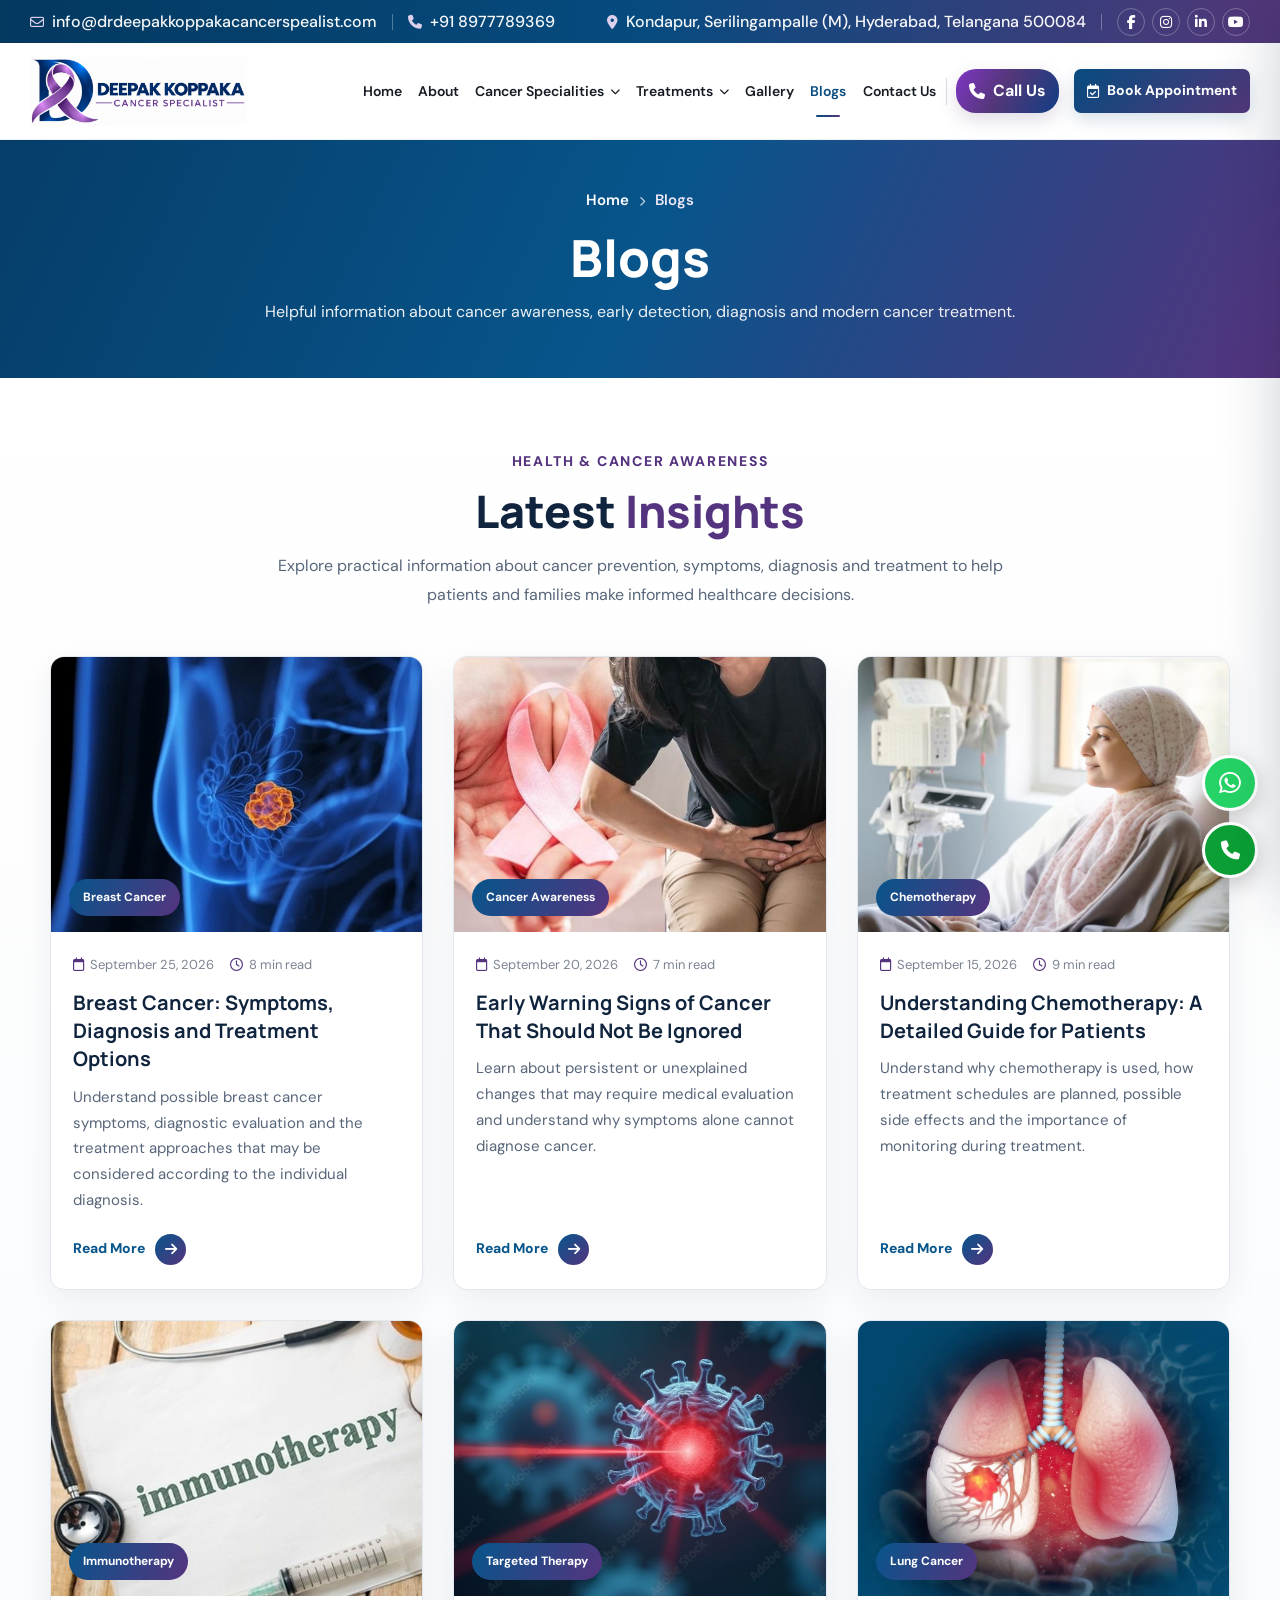
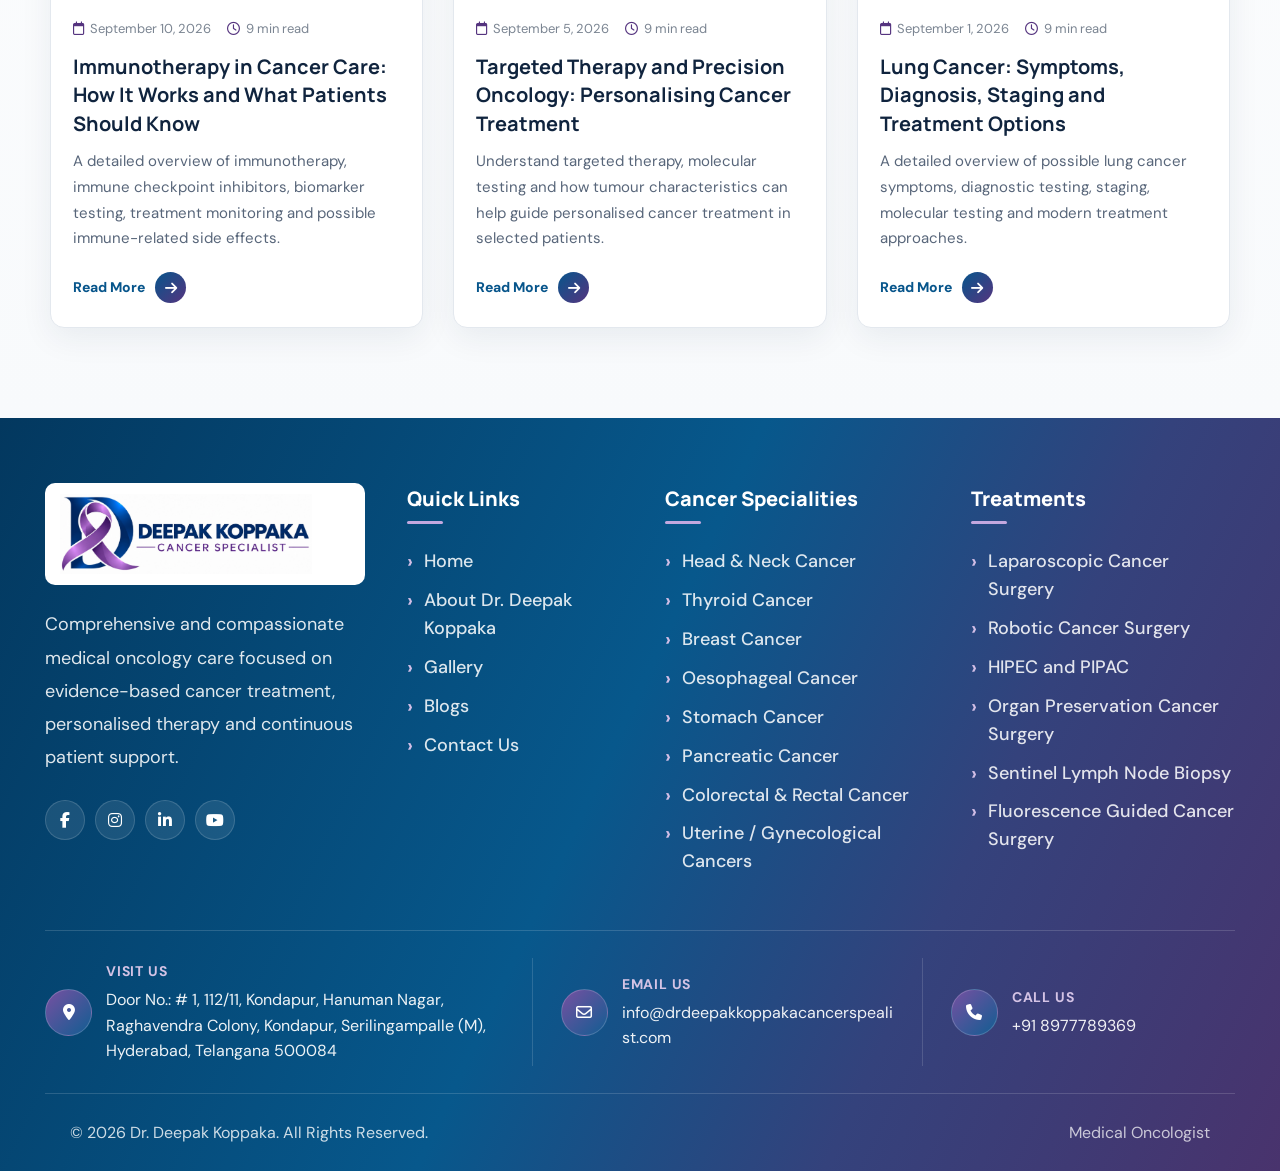
<file: blog-details.html>
<!DOCTYPE html>
<html lang="en">

<head>

  <meta charset="UTF-8">

  <meta
    name="viewport"
    content="width=device-width, initial-scale=1.0"
  >

  <title>Blog Details | Dr. Deepak Koppaka</title>
  <link rel="icon" type="image/jpeg" href="assets/images/logo2.png">

  <meta
    name="description"
    content="Cancer awareness and medical oncology information from Dr. Deepak Koppaka."
  >


  <!-- FONT AWESOME -->

  <link
    rel="stylesheet"
    href="https://cdnjs.cloudflare.com/ajax/libs/font-awesome/6.6.0/css/all.min.css"
  >


  <!-- YOUR EXISTING CSS -->

  <link
    rel="stylesheet"
    href="css/common.css"
  >

  <link
    rel="stylesheet"
    href="css/header-footer.css"
  >


  <!-- BLOG CSS -->

  <link
    rel="stylesheet"
    href="css/blog.css"
  >

</head>


<body>


  <!-- =====================================================
       HEADER
  ====================================================== -->

  <div class="shared-header"></div>



  <main>


    <!-- ===================================================
         BREADCRUMB
    ==================================================== -->

    <section class="blog-page-banner blog-details-banner">

      <div class="blog-container">


        <div class="blog-breadcrumb">

          <a href="index.html">
            Home
          </a>

          <i class="fa-solid fa-chevron-right"></i>

          <a href="blog.html">
            Blogs
          </a>

          <i class="fa-solid fa-chevron-right"></i>

          <span id="breadcrumbCategory">
            Blog Details
          </span>

        </div>


        <h1 id="detailBannerTitle">
          Blog Details
        </h1>


        <p>
          Cancer awareness, diagnosis and treatment information
          for patients and families.
        </p>


      </div>

    </section>



    <!-- ===================================================
         DETAILS
    ==================================================== -->

    <section class="blog-detail-section">


      <div class="blog-container">


        <div class="blog-detail-layout">


          <!-- =============================================
               LEFT ARTICLE
          ============================================== -->

          <article class="blog-detail-main">


            <!-- IMAGE -->

            <div class="blog-detail-image">

              <img
                id="detailImage"
                src=""
                alt=""
              >

            </div>



            <!-- META -->

            <div class="blog-detail-meta">


              <span id="detailCategory">
                Cancer Awareness
              </span>


              <span>

                <i class="fa-regular fa-calendar"></i>

                <span id="detailDate"></span>

              </span>


              <span>

                <i class="fa-regular fa-clock"></i>

                <span id="detailReadTime"></span>

              </span>


            </div>



            <!-- TITLE -->

            <h1
              class="blog-detail-title"
              id="detailTitle"
            >
            </h1>



            <!-- FULL BLOG CONTENT -->

            <div
              class="blog-detail-content"
              id="detailContent"
            >
            </div>



            <!-- ===========================================
                 MEDICAL NOTE
            ============================================ -->

            <div class="blog-medical-note">


              <div class="medical-note-icon">

                <i class="fa-solid fa-circle-info"></i>

              </div>


              <div>

                <h4>
                  Medical Information Note
                </h4>


                <p>
                  This article provides general educational
                  information and is not a substitute for
                  individual medical assessment, diagnosis or
                  treatment. Cancer symptoms, investigations and
                  treatment requirements differ between patients.
                  Please consult an appropriate healthcare
                  professional for advice specific to your
                  situation.
                </p>

              </div>


            </div>



            <!-- ===========================================
                 BACK BUTTON
            ============================================ -->

            <div class="blog-back-wrapper">

              <a
                href="blog.html"
                class="blog-back-btn"
              >

                <i class="fa-solid fa-arrow-left"></i>

                Back to Blogs

              </a>

            </div>


          </article>



          <!-- =============================================
               RIGHT SIDEBAR
          ============================================== -->

          <aside class="blog-sidebar">


            <!-- CONSULTATION -->

            <div class="blog-sidebar-box doctor-help-box">


              <div class="sidebar-icon">

                <i class="fa-solid fa-user-doctor"></i>

              </div>


              <span class="sidebar-small">
                NEED GUIDANCE?
              </span>


              <h3>
                Consult Dr. Deepak Koppaka
              </h3>


              <p>
                For personalised cancer evaluation,
                treatment planning or a medical oncology
                consultation, book an appointment.
              </p>


              <a
                href="appointment.html"
                class="sidebar-appointment-btn"
              >

                Book Appointment

                <i class="fa-solid fa-arrow-right"></i>

              </a>


            </div>



            <!-- RELATED BLOGS -->

            <div class="blog-sidebar-box">


              <div class="sidebar-heading">

                <span>
                  EXPLORE MORE
                </span>

                <h3>
                  Related Blogs
                </h3>

              </div>


              <div
                class="related-blog-list"
                id="relatedBlogs"
              >
              </div>


            </div>


          </aside>


        </div>


      </div>


    </section>


  </main>



  <!-- =====================================================
       FOOTER
  ====================================================== -->

  <div class="shared-footer"></div>



  <!-- =====================================================
       JS
  ====================================================== -->

  <!-- Your reusable header/footer -->

  <script src="js/shared.js"></script>


  <!-- IMPORTANT:
       blog.js MUST come before blog-details.js
  -->

  <script src="js/blog.js"></script>

  <script src="js/blog-details.js"></script>


</body>

</html>
</file>
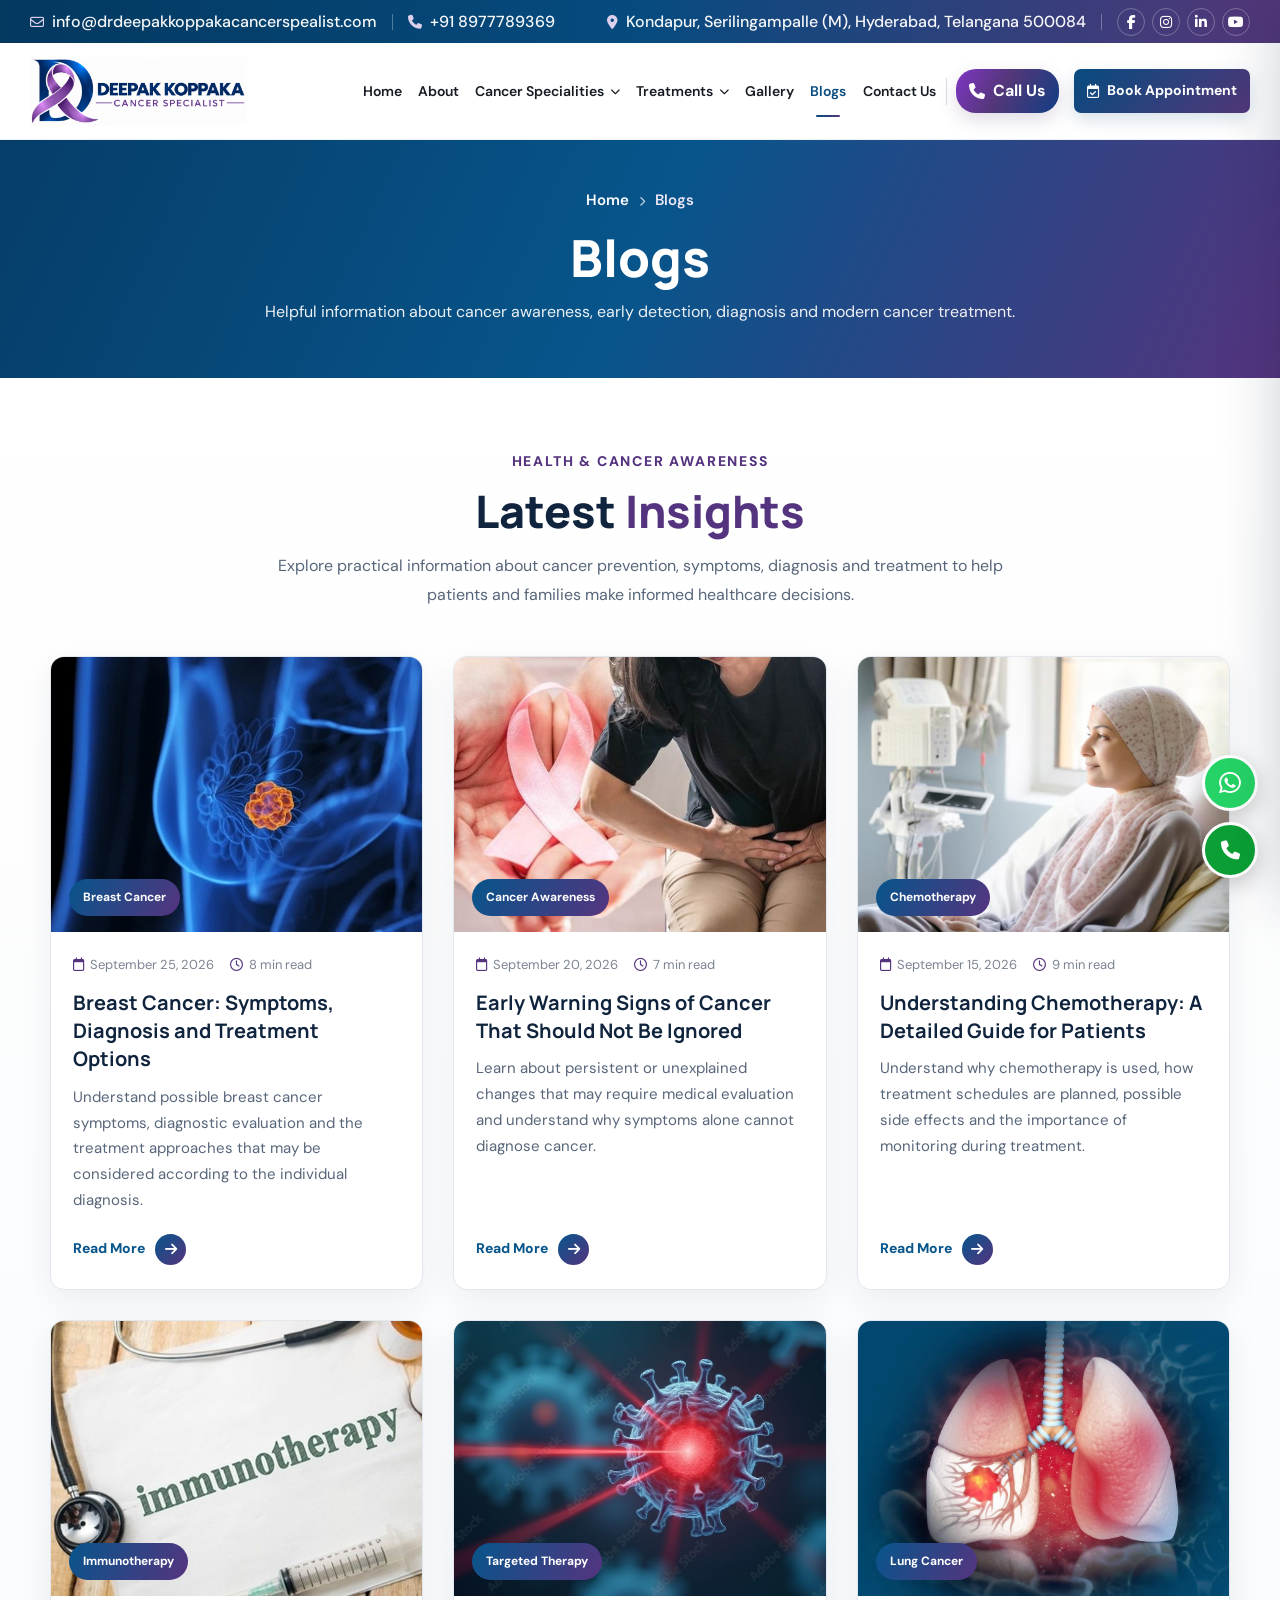
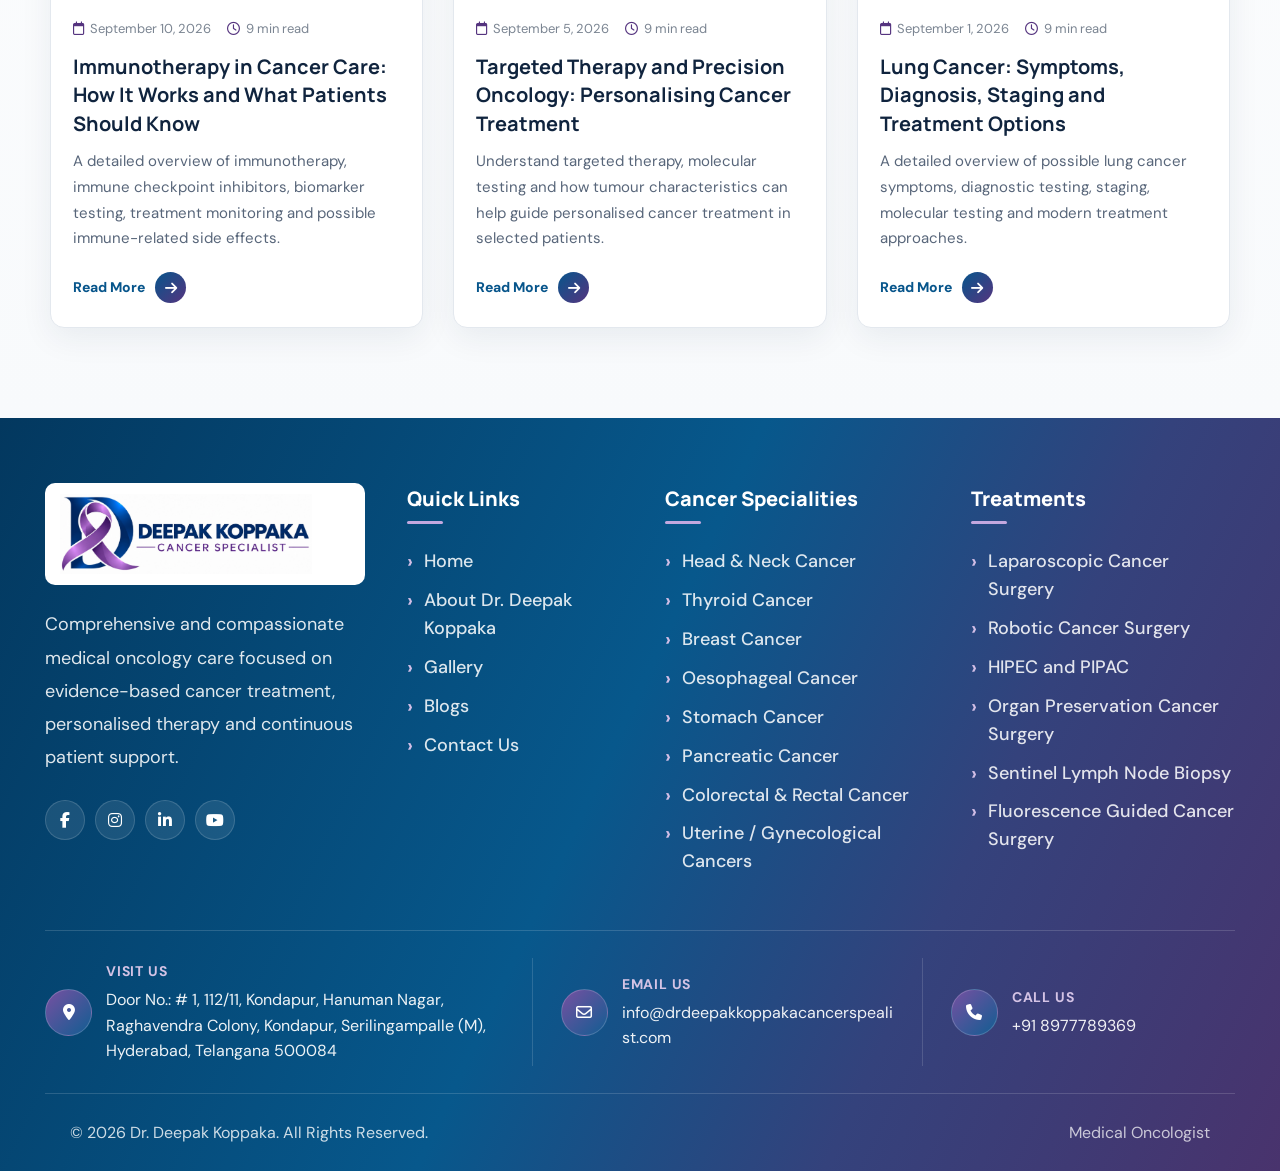
<file: blog.html>
<!DOCTYPE html>
<html lang="en">
<head>
  <meta charset="UTF-8">

  <meta
    name="viewport"
    content="width=device-width, initial-scale=1.0"
  >

  <title>Blogs | Dr. Deepak Koppaka</title>
  <link rel="icon" type="image/jpeg" href="assets/images/logo2.png">

  <meta
    name="description"
    content="Read cancer awareness, prevention, diagnosis and treatment information from Dr. Deepak Koppaka, Medical Oncologist."
  >

  <!-- Font Awesome -->
  <link
    rel="stylesheet"
    href="https://cdnjs.cloudflare.com/ajax/libs/font-awesome/6.6.0/css/all.min.css"
  >

  <!-- YOUR EXISTING CSS -->
  <link rel="stylesheet" href="css/common.css">
  <link rel="stylesheet" href="css/header-footer.css">

  <!-- BLOG CSS -->
  <link rel="stylesheet" href="css/blog.css">
</head>

<body>

  <!-- REUSABLE HEADER -->
  <div class="shared-header"></div>


  <main>

    <!-- =========================================
         BREADCRUMB
    ========================================== -->
    <section class="blog-page-banner">

      <div class="blog-container">

        <div class="blog-breadcrumb">

          <a href="index.html">Home</a>

          <i class="fa-solid fa-chevron-right"></i>

          <span>Blogs</span>

        </div>

        <h1>Blogs</h1>

        <p>
          Helpful information about cancer awareness, early detection,
          diagnosis and modern cancer treatment.
        </p>

      </div>

    </section>


    <!-- =========================================
         BLOG SECTION
    ========================================== -->
    <section class="blog-section">

      <div class="blog-container">

        <!-- Heading -->
        <div class="blog-heading">

          <span class="blog-small-title">
            HEALTH & CANCER AWARENESS
          </span>

          <h2>
            Latest <span>Insights</span>
          </h2>

          <p>
            Explore practical information about cancer prevention,
            symptoms, diagnosis and treatment to help patients and
            families make informed healthcare decisions.
          </p>

        </div>


        <!-- =====================================
             BLOG GRID
             Cards JS nundi automatically vastayi
        ====================================== -->
        <div
          class="blog-grid"
          id="blogGrid"
        ></div>

      </div>

    </section>

  </main>


  <!-- REUSABLE FOOTER -->
  <div class="shared-footer"></div>


  <!-- EXISTING HEADER / FOOTER -->
  <script src="js/shared.js"></script>

  <!-- BLOG DATA + CARDS -->
  <script src="js/blog.js"></script>

</body>
</html>
</file>
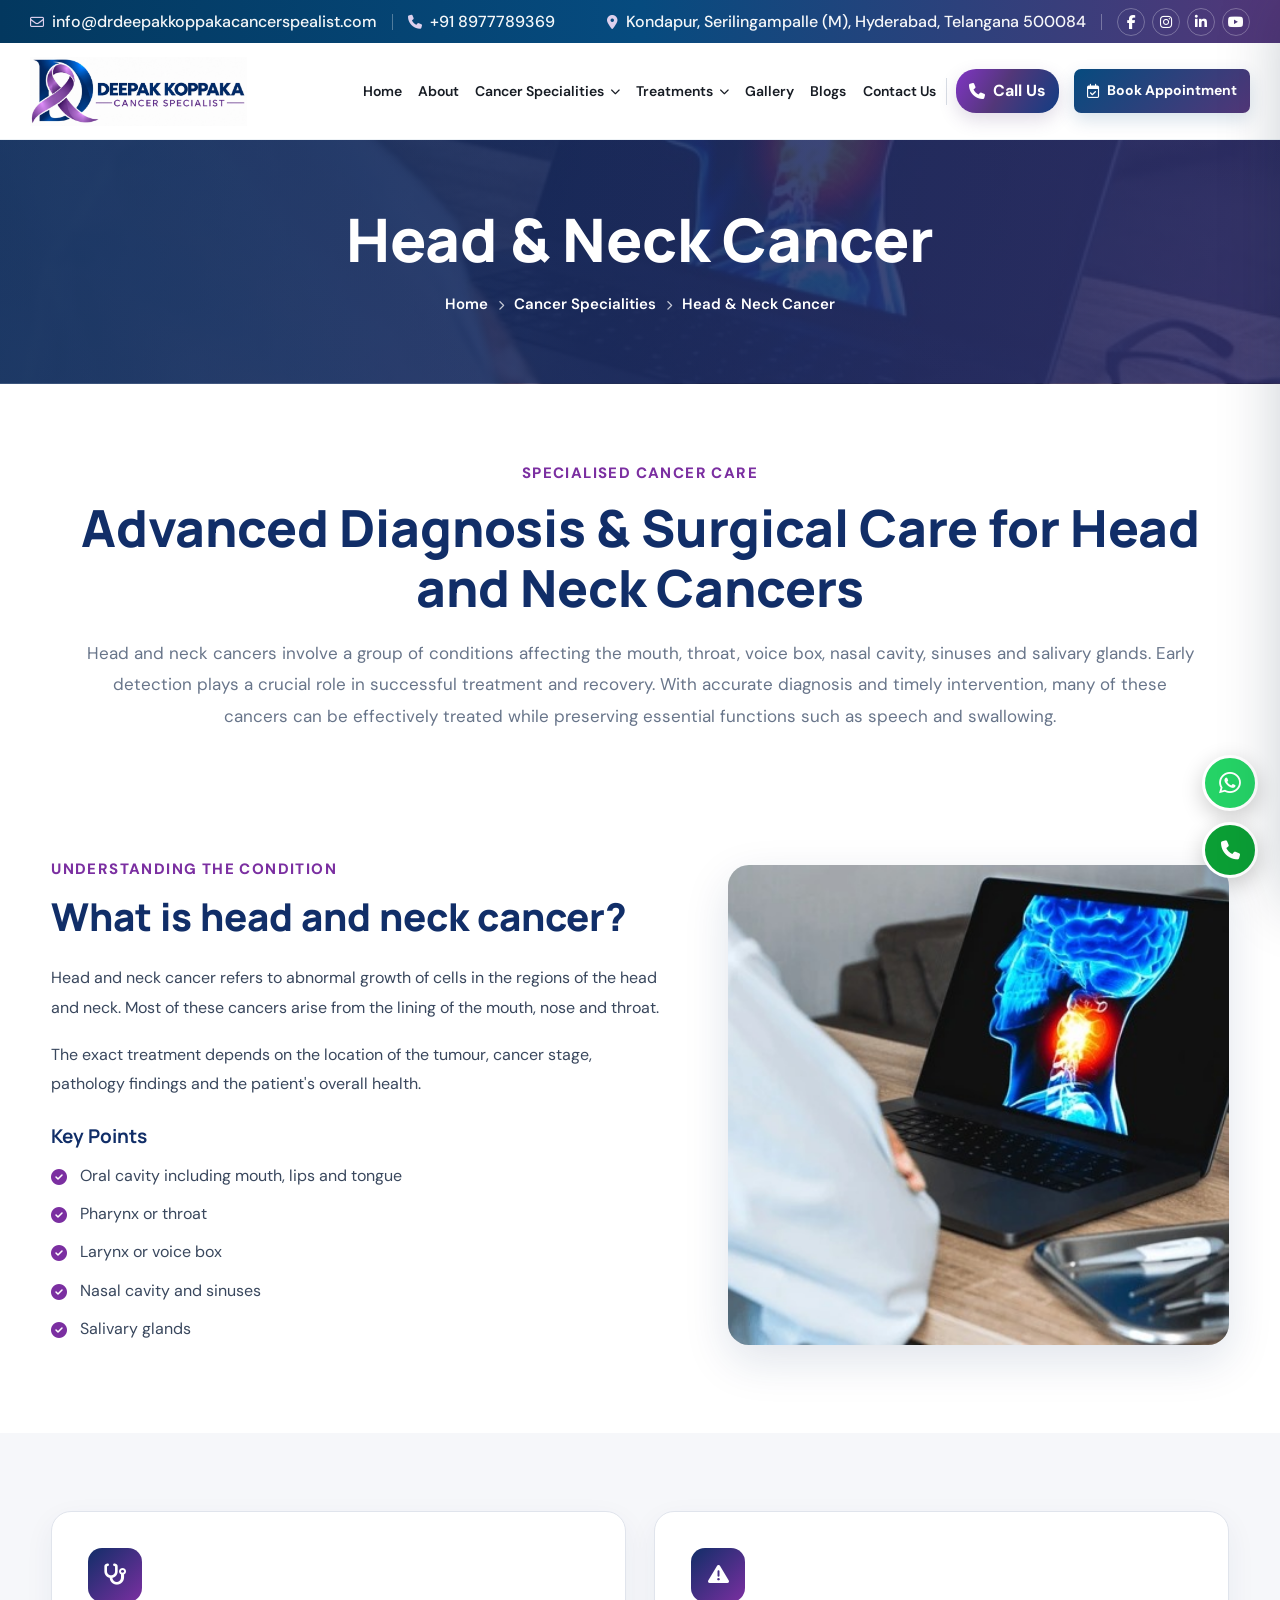
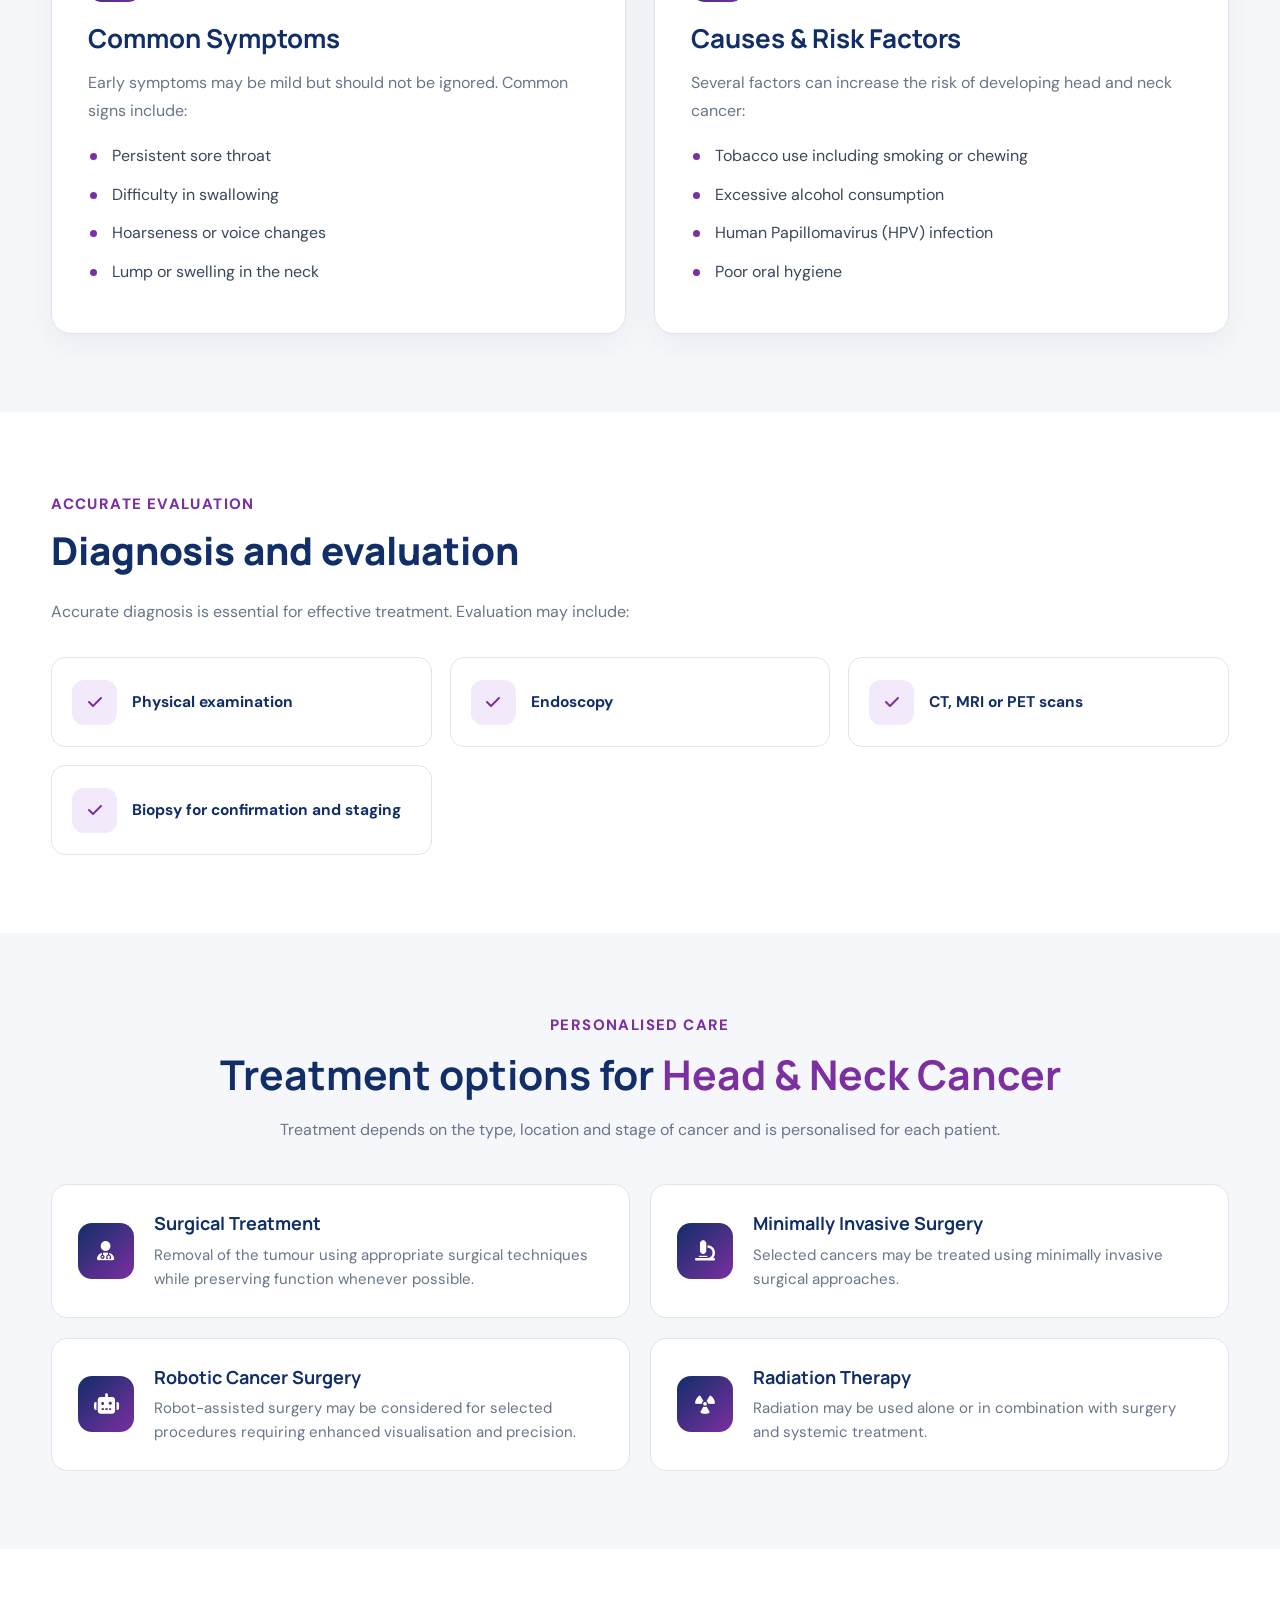
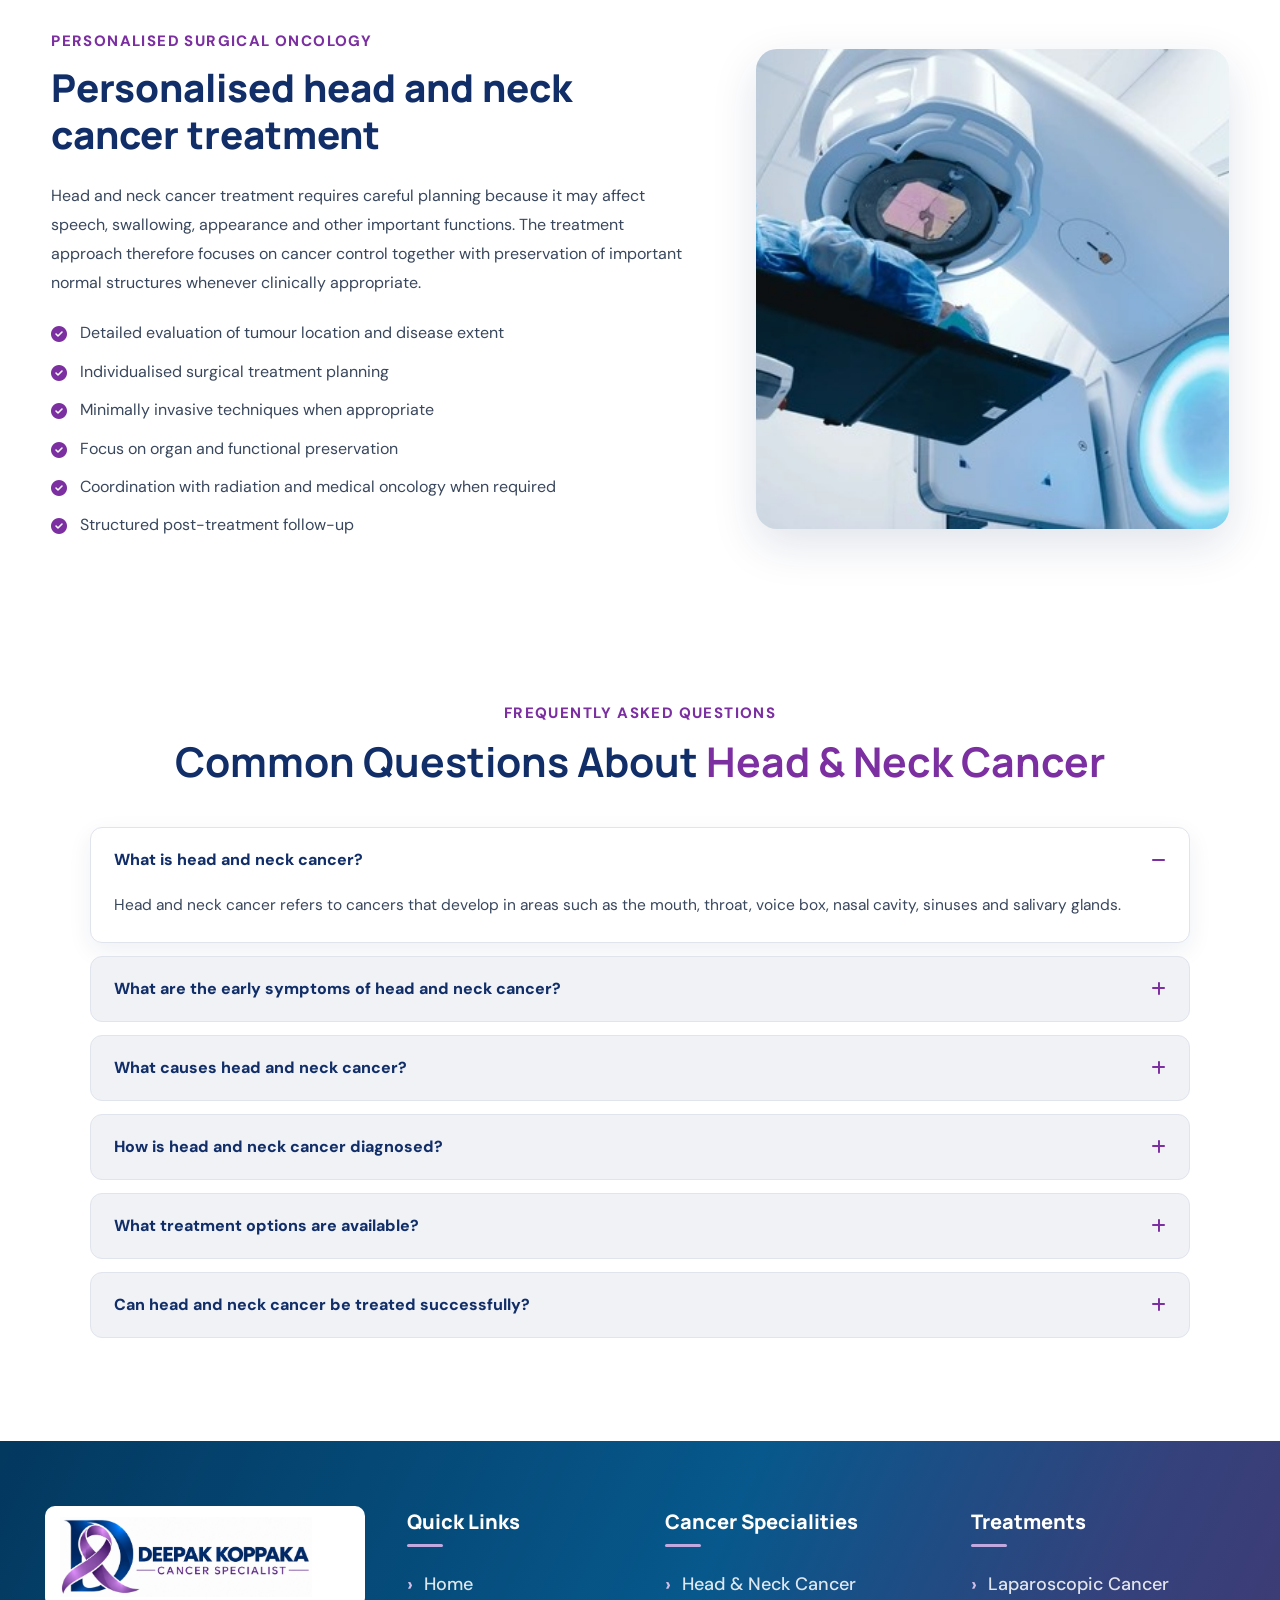
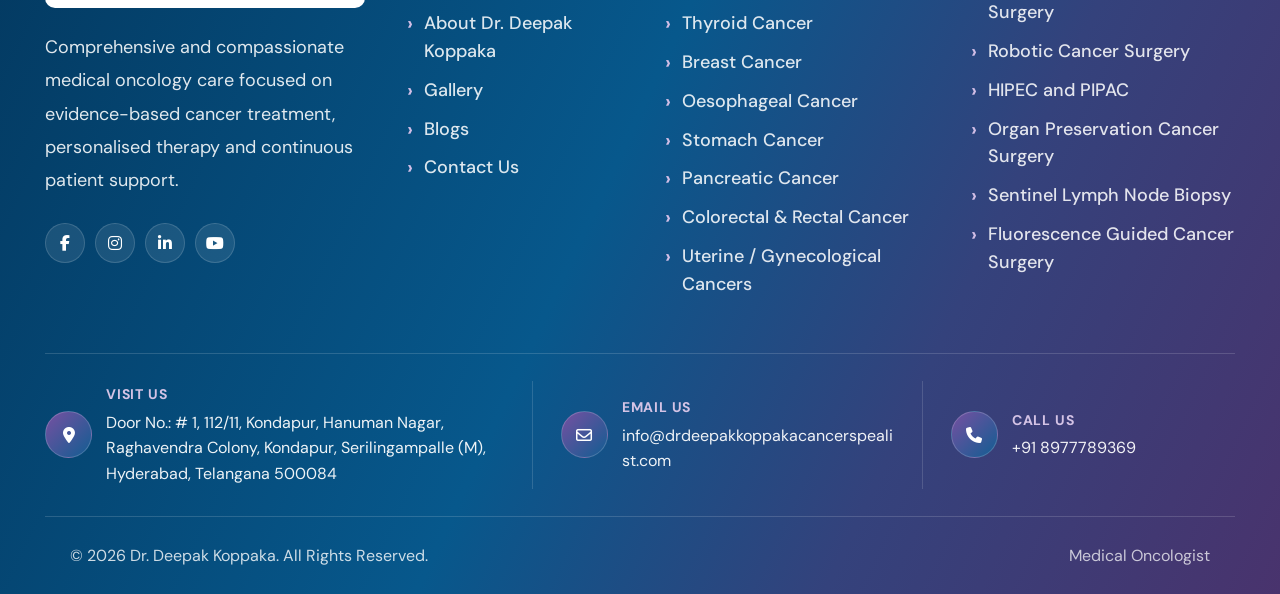
<file: cancer-details.html>
<!DOCTYPE html>
<html lang="en">
<head>

  <meta charset="UTF-8">

  <meta
    name="viewport"
    content="width=device-width, initial-scale=1.0"
  >

  <title>Cancer Specialty | Dr. Deepak Koppaka</title>
  <link rel="icon" type="image/jpeg" href="assets/images/logo2.png">


  <link rel="stylesheet" href="css/common.css">

  <link
    rel="stylesheet"
    href="css/header-footer.css"
  >

  <link
    rel="stylesheet"
    href="css/cancer-details.css"
  >


  <link
    rel="stylesheet"
    href="https://cdnjs.cloudflare.com/ajax/libs/font-awesome/6.5.2/css/all.min.css"
  >


</head>

<body>


  <!-- HEADER -->
     <div class="shared-header"></div>

  <main>

    <section
      id="cancerBreadcrumb"
      class="detail-breadcrumb"
    >

      <div class="detail-container">

        <div class="detail-breadcrumb-content">


          <h1 id="breadcrumbTitle">
            Cancer Specialty
          </h1>


          <div class="detail-breadcrumb-links">

            <a href="index.html">
              Home
            </a>

            <i
              class="fa-solid fa-chevron-right"
            ></i>

            <a href="cancer-specialities.html">
              Cancer  Specialities
            </a>

            <i
              class="fa-solid fa-chevron-right"
            ></i>

            <span id="breadcrumbName">
              Cancer
            </span>

          </div>


        </div>

      </div>

    </section>


    <!-- =================================================
         INTRO
    ================================================== -->

    <section class="cancer-detail-intro">

      <div class="detail-container">

        <div class="detail-intro-inner">

          <span class="detail-label">
            Specialised Cancer Care
          </span>


          <h2 id="mainHeading">
            Advanced Cancer Care
          </h2>


          <p id="mainIntro">
          </p>

        </div>

      </div>

    </section>


    <!-- =================================================
         WHAT IS CANCER
    ================================================== -->

    <section class="detail-section">

      <div class="detail-container">

        <div class="detail-two-column">


          <div class="detail-content">

            <span class="detail-label">
              Understanding The Condition
            </span>


            <h2 id="whatHeading">
              What is Cancer?
            </h2>


            <div
              id="whatContent"
              class="rich-content"
            ></div>


            <div class="key-points">

              <h3>
                Key Points
              </h3>

              <ul id="keyPoints"></ul>

            </div>

          </div>


          <div class="detail-image-box">

            <img
              id="cancerImage"
              src=""
              alt="Cancer"
            >

          </div>


        </div>

      </div>

    </section>


    <!-- =================================================
         SYMPTOMS / RISK FACTORS
    ================================================== -->

    <section class="detail-section detail-light">

      <div class="detail-container">


        <div class="info-grid">


          <article class="detail-info-card">

            <div class="detail-card-icon">

              <i
                class="fa-solid fa-stethoscope"
              ></i>

            </div>


            <h2>
              Common Symptoms
            </h2>


            <p id="symptomsIntro"></p>


            <ul id="symptomsList"></ul>

          </article>


          <article class="detail-info-card">

            <div class="detail-card-icon">

              <i
                class="fa-solid fa-triangle-exclamation"
              ></i>

            </div>


            <h2>
              Causes & Risk Factors
            </h2>


            <p id="riskIntro"></p>


            <ul id="riskList"></ul>

          </article>


        </div>

      </div>

    </section>


    <!-- =================================================
         DIAGNOSIS
    ================================================== -->

    <section class="detail-section">

      <div class="detail-container">

        <div class="diagnosis-wrapper">


          <span class="detail-label">
           Accurate evaluation
          </span>


          <h2>
            Diagnosis and evaluation
          </h2>


          <p id="diagnosisIntro"></p>


          <div
            id="diagnosisGrid"
            class="diagnosis-grid"
          ></div>


        </div>

      </div>

    </section>


    <!-- =================================================
         TREATMENTS
    ================================================== -->

    <section class="detail-section detail-light">

      <div class="detail-container">


        <div class="section-center">

          <span class="detail-label">
            Personalised Care
          </span>


          <h2>
           Treatment options for 
            <span id="treatmentCancerName"></span>
          </h2>


          <p id="treatmentIntro"></p>

        </div>


        <div
          id="treatmentOptions"
          class="treatment-options-grid"
        ></div>


      </div>

    </section>


    <!-- =================================================
         WHY CHOOSE
    ================================================== -->

    <section class="detail-section">

      <div class="detail-container">

        <div class="detail-two-column why-grid">


          <div class="detail-content">


            <span class="detail-label">
              Personalised Surgical Oncology
            </span>


            <h2 id="whyHeading">
              Why Choose Our Cancer Care?
            </h2>


            <p id="whyIntro"></p>


            <ul
              id="whyList"
              class="why-list"
            ></ul>


          </div>


          <div class="detail-image-box">

            <img
              id="surgeryImage"
              src=""
              alt="Cancer Surgery"
            >

          </div>


        </div>

      </div>

    </section>


    <!-- =================================================
         FAQ
    ================================================== -->

    <section class="detail-section faq-section">

      <div class="detail-container">


        <div class="section-center">

          <span class="detail-label">
            Frequently Asked Questions
          </span>


          <h2>
            Common Questions About
            <span id="faqCancerName"></span>
          </h2>

        </div>


        <div
          id="faqList"
          class="faq-list"
        ></div>


      </div>

    </section>


  </main>


  <!-- FOOTER -->
  <div class="shared-footer"></div>

  <script src="js/shared.js"></script>
  <script src="js/cancer-details.js"></script>


</body>
</html>
</file>
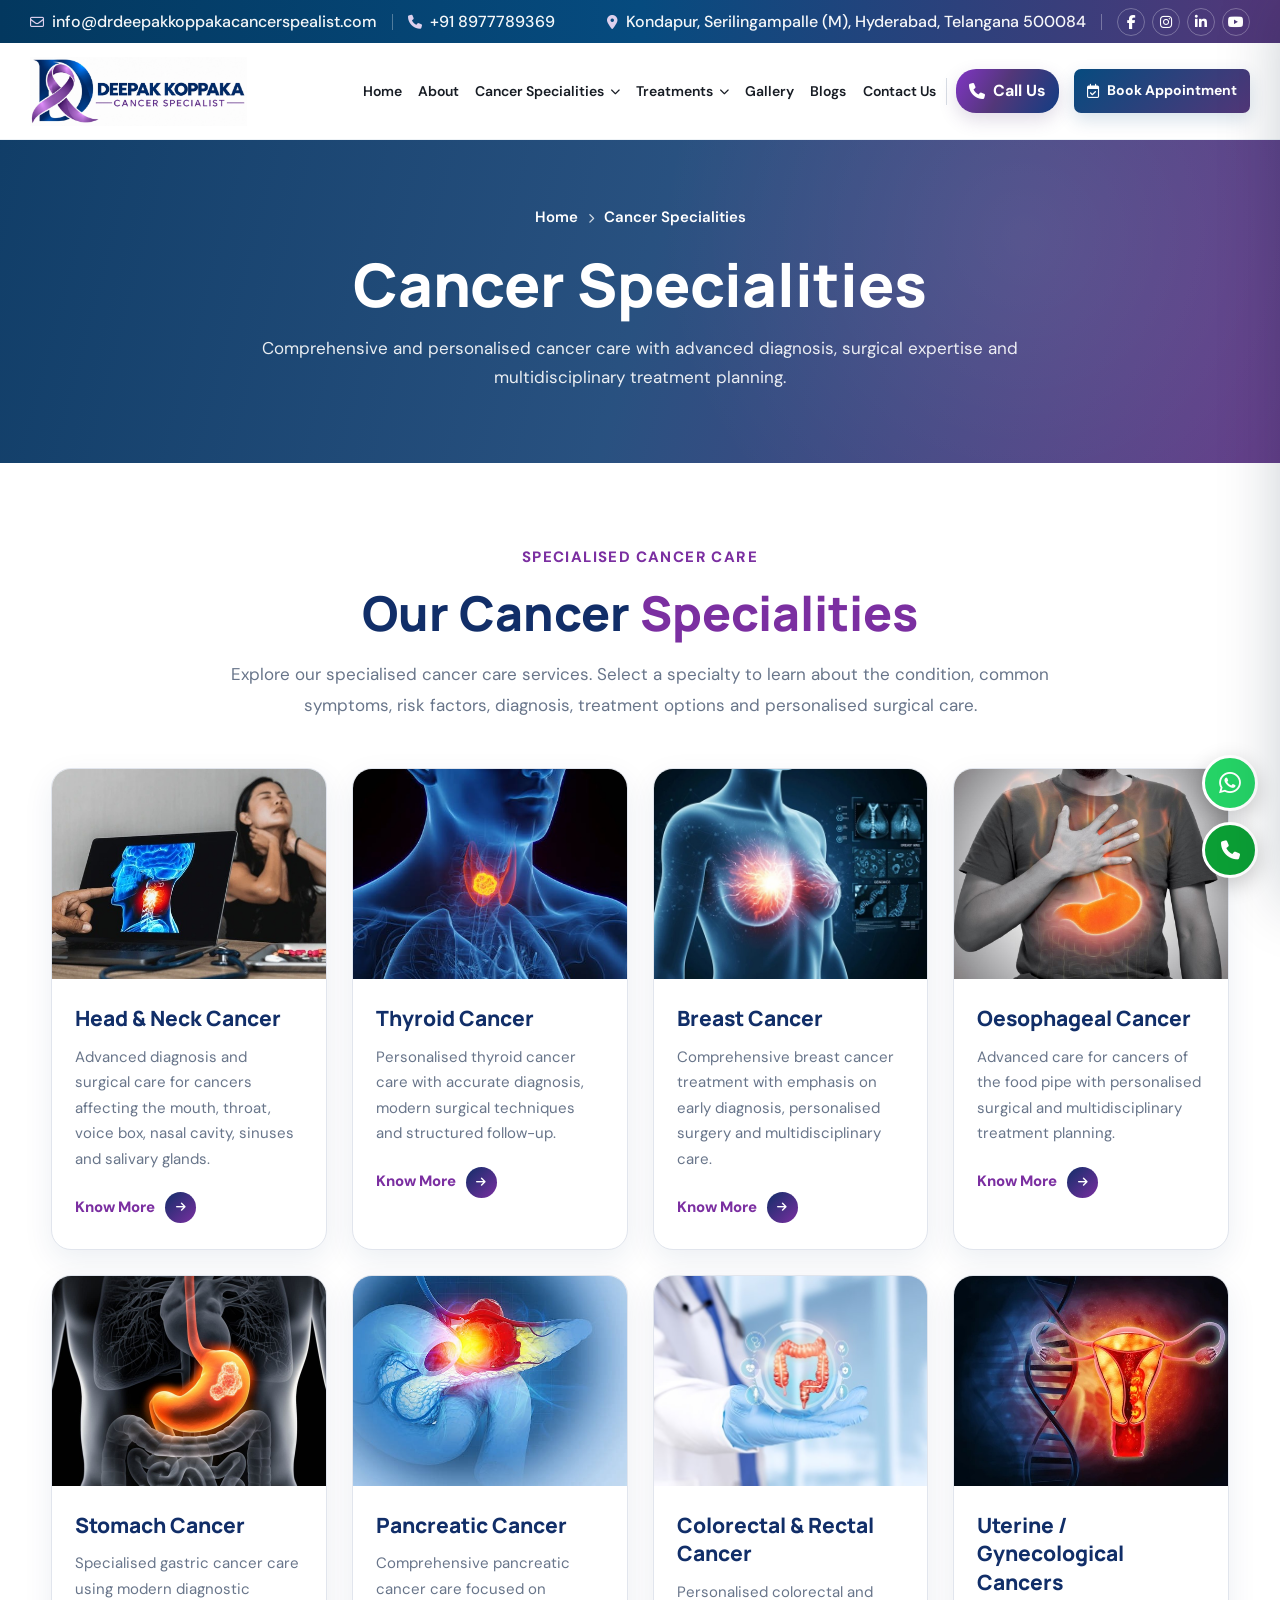
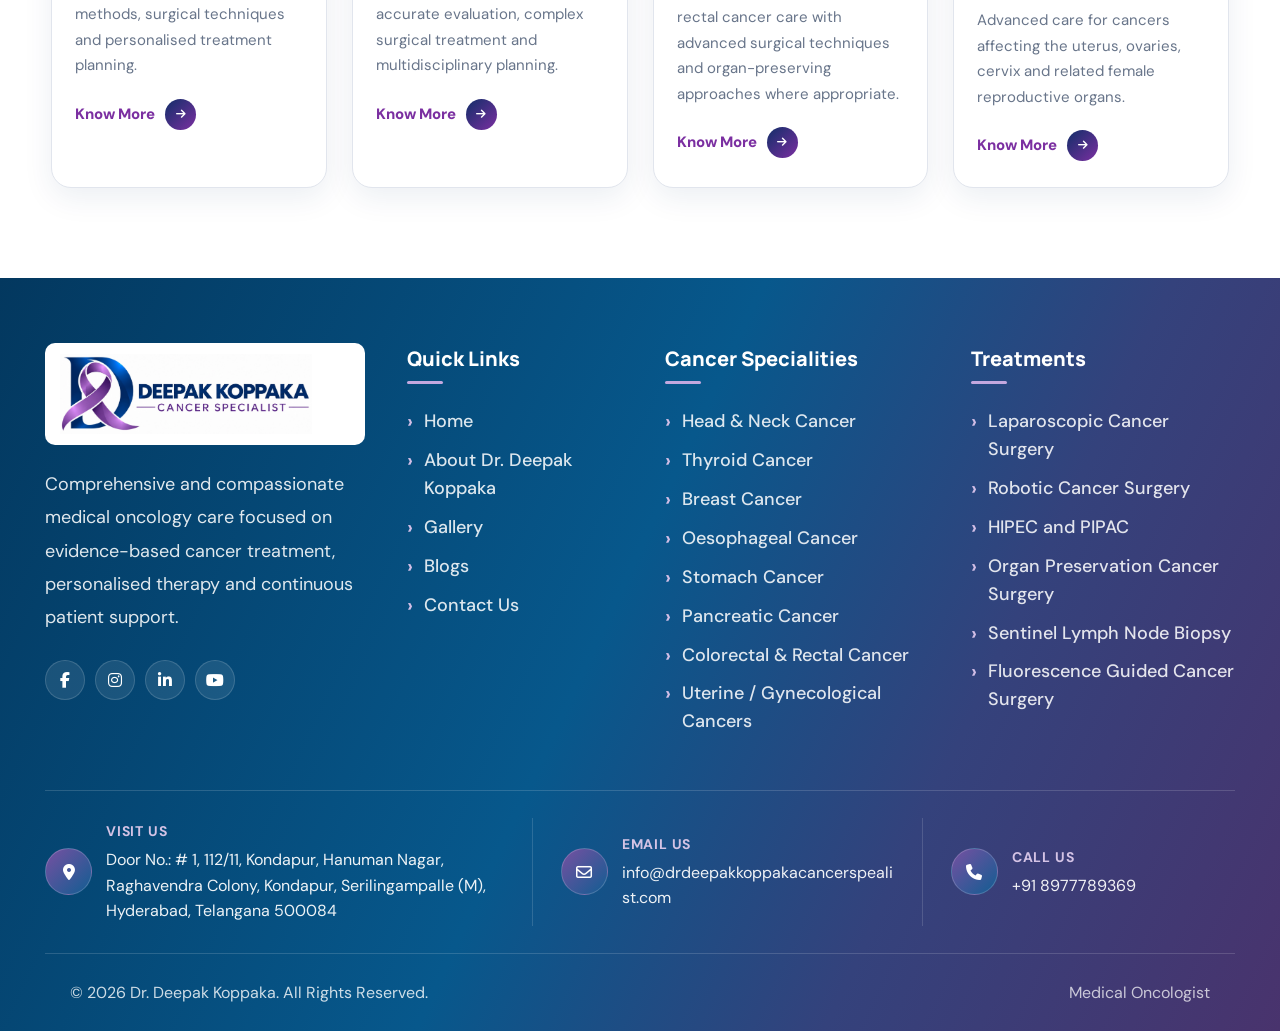
<file: cancer-specialities.html>
<!DOCTYPE html>
<html lang="en">
<head>
  <meta charset="UTF-8">

  <meta
    name="viewport"
    content="width=device-width, initial-scale=1.0"
  >

  <title>Cancer Specialities | Dr. Deepak Koppaka</title>
  <link rel="icon" type="image/jpeg" href="assets/images/logo2.png">

  <link rel="stylesheet" href="css/common.css">
  <link rel="stylesheet" href="css/header-footer.css">
  <link rel="stylesheet" href="css/cancer-specialities.css">

  <link
    rel="stylesheet"
    href="https://cdnjs.cloudflare.com/ajax/libs/font-awesome/6.5.2/css/all.min.css"
  >

</head>

<body>

  <!-- HEADER -->
   <div class="shared-header"></div>


  <main>

    <!-- =====================================
         BREADCRUMB
    ====================================== -->
    <section class="cancer-breadcrumb">

      <div class="cancer-container">

        <div class="breadcrumb-content">

          <div class="breadcrumb-links">

            <a href="index.html">
              Home
            </a>

            <i class="fa-solid fa-chevron-right"></i>

            <span>
              Cancer Specialities  
            </span>

          </div>

          <h1>
            Cancer Specialities
          </h1>

          <p>
            Comprehensive and personalised cancer care with advanced
            diagnosis, surgical expertise and multidisciplinary
            treatment planning.
          </p>

        </div>

      </div>

    </section>


    <!-- =====================================
         INTRO
    ====================================== -->
    <section class="specialties-intro">

      <div class="cancer-container">

        <div class="section-heading">

          <span class="section-label">
            Specialised Cancer Care
          </span>

          <h2>
            Our Cancer
            <span>Specialities</span>
          </h2>

          <p>
            Explore our specialised cancer care services. Select a
            specialty to learn about the condition, common symptoms,
            risk factors, diagnosis, treatment options and personalised
            surgical care.
          </p>

        </div>


        <!-- CARDS -->
        <div
          id="cancerSpecialtiesGrid"
          class="specialties-grid"
        ></div>

      </div>

    </section>

  </main>


  <!-- FOOTER -->
  <div class="shared-footer"></div>
  
  <script src="js/shared.js"></script>
  <script src="js/cancer-specialities.js" defer></script>

</body>
</html>
</file>
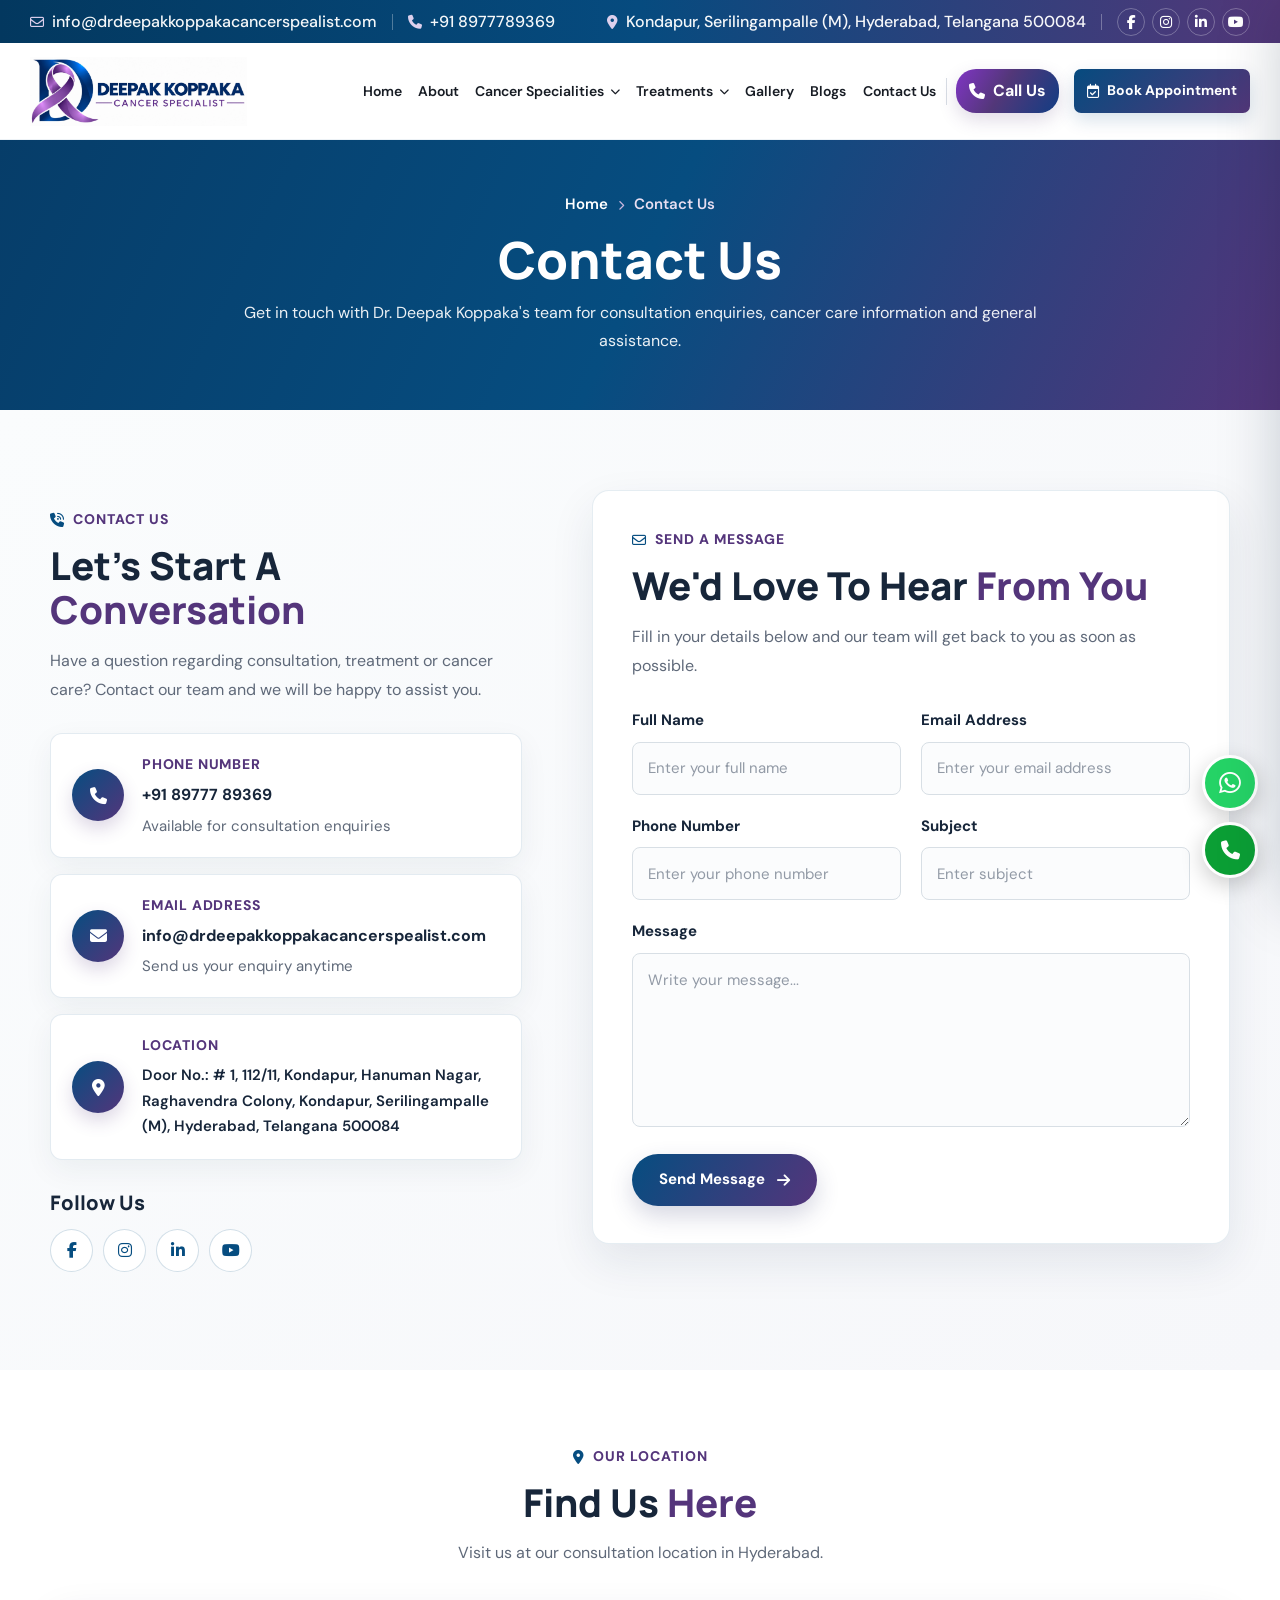
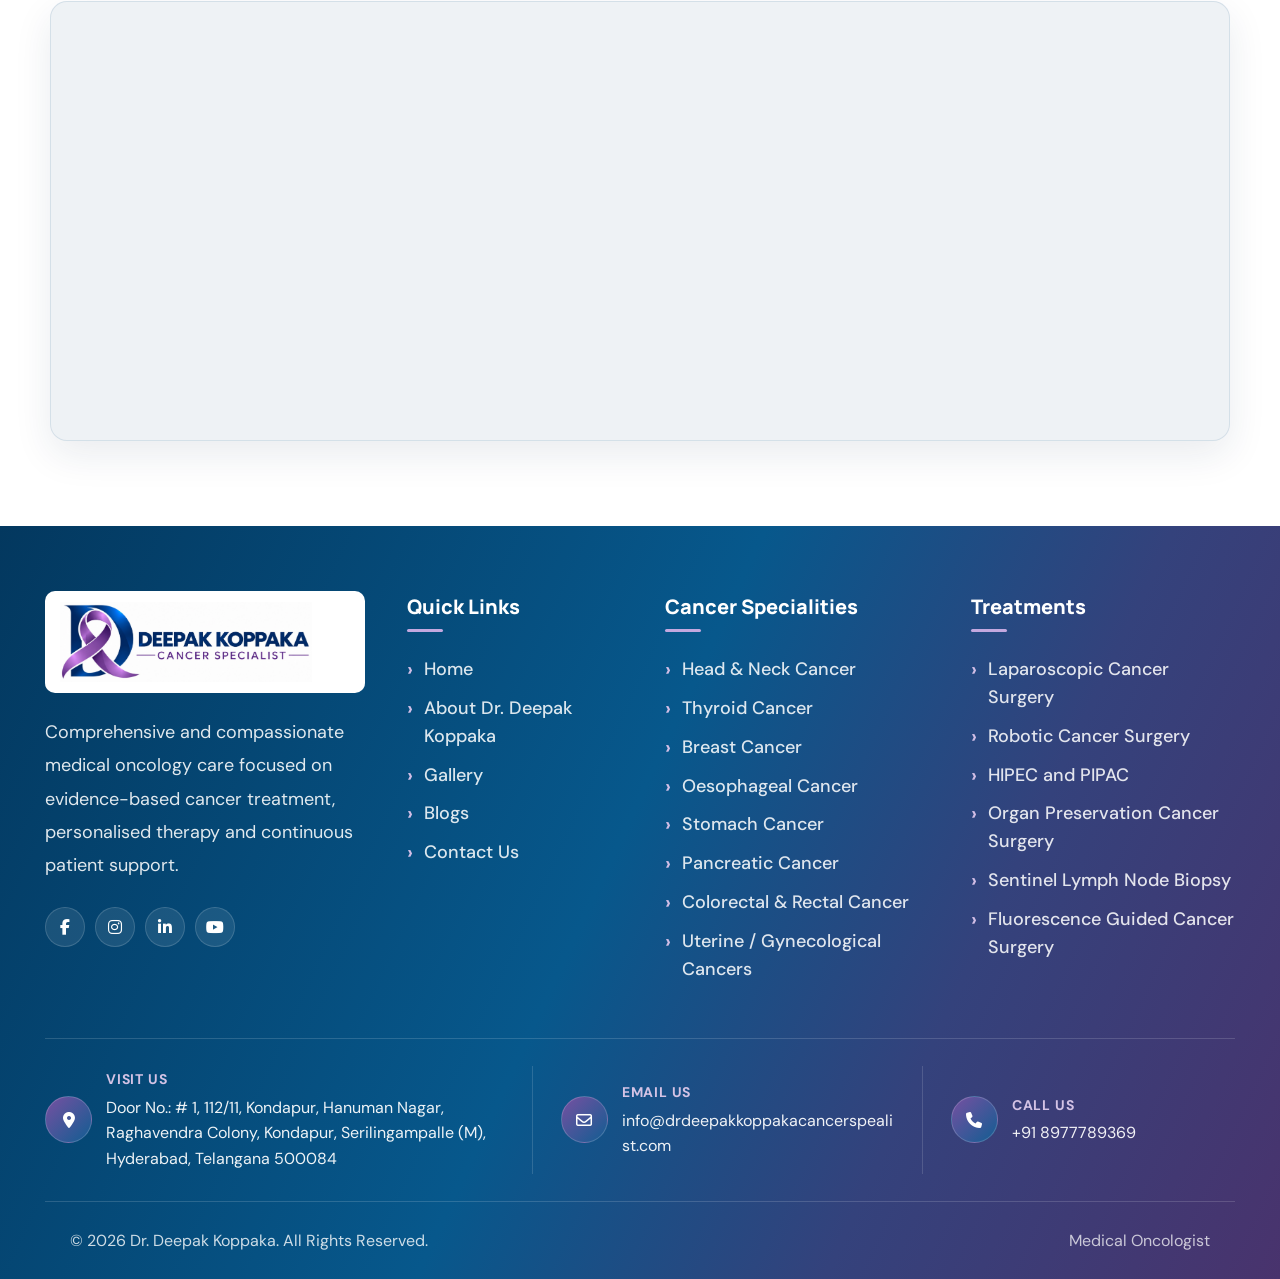
<file: contact.html>
<!DOCTYPE html>
<html lang="en">

<head>

  <meta charset="UTF-8">

  <meta
    name="viewport"
    content="width=device-width, initial-scale=1.0"
  >

  <title>Contact Us | Dr. Deepak Koppaka</title>
  <link rel="icon" type="image/jpeg" href="assets/images/logo2.png">

  <meta
    name="description"
    content="Contact Dr. Deepak Koppaka and his team for medical oncology consultation and cancer care enquiries."
  >


  <!-- FONT AWESOME -->
  <link
    rel="stylesheet"
    href="https://cdnjs.cloudflare.com/ajax/libs/font-awesome/6.6.0/css/all.min.css"
  >


  <!-- COMMON CSS -->
  <link
    rel="stylesheet"
    href="css/common.css"
  >


  <!-- HEADER FOOTER -->
  <link
    rel="stylesheet"
    href="css/header-footer.css"
  >


  <!-- CONTACT + APPOINTMENT -->
  <link
    rel="stylesheet"
    href="css/contact-appointment.css"
  >

</head>


<body>


  <!-- ==========================================
       REUSABLE HEADER
  =========================================== -->

  <div class="shared-header"></div>



  <main>


    <!-- ==========================================
         PAGE BANNER
    =========================================== -->

    <section class="inner-page-banner">

      <div class="contact-page-container">

        <div class="breadcrumb">

          <a href="index.html">
            Home
          </a>

          <i class="fa-solid fa-chevron-right"></i>

          <span>
            Contact Us
          </span>

        </div>


        <h1>
          Contact Us
        </h1>


        <p>
          Get in touch with Dr. Deepak Koppaka's team for
          consultation enquiries, cancer care information
          and general assistance.
        </p>

      </div>

    </section>



    <!-- ==========================================
         CONTACT MAIN SECTION
    =========================================== -->

    <section class="contact-main-section">

      <div class="contact-page-container">


        <div class="contact-main-grid">


          <!-- =====================================
               LEFT SIDE
          ====================================== -->

          <div class="contact-details-side">


            <div class="section-tag">

              <i class="fa-solid fa-phone-volume"></i>

              <span>
                CONTACT US
              </span>

            </div>


            <h2 class="contact-section-title">

              Let's Start A

              <span>
                Conversation
              </span>

            </h2>


            <p class="contact-intro">

              Have a question regarding consultation,
              treatment or cancer care? Contact our team
              and we will be happy to assist you.

            </p>



            <!-- PHONE -->

            <div class="contact-info-box">

              <div class="contact-info-icon">

                <i class="fa-solid fa-phone"></i>

              </div>


              <div class="contact-info-content">

                <span class="info-label">
                  PHONE NUMBER
                </span>

                <a href="tel:+918977789369">
                  +91 89777 89369
                </a>

                <p>
                  Available for consultation enquiries
                </p>

              </div>

            </div>



            <!-- EMAIL -->

            <div class="contact-info-box">

              <div class="contact-info-icon">

                <i class="fa-solid fa-envelope"></i>

              </div>


              <div class="contact-info-content">

                <span class="info-label">
                  EMAIL ADDRESS
                </span>

                <a href="mailto:info@drdeepakkoppakacancerspealist.com">

                  info@drdeepakkoppakacancerspealist.com

                </a>

                <p>
                  Send us your enquiry anytime
                </p>

              </div>

            </div>



            <!-- ADDRESS -->

            <div class="contact-info-box">

              <div class="contact-info-icon">

                <i class="fa-solid fa-location-dot"></i>

              </div>


              <div class="contact-info-content">

                <span class="info-label">
                  LOCATION
                </span>

                <p class="address-text">
                  Door No.: # 1, 112/11, Kondapur, Hanuman Nagar, Raghavendra Colony, Kondapur, Serilingampalle (M), Hyderabad, Telangana 500084
                </p>

              </div>

            </div>



            <!-- SOCIAL MEDIA -->

            <div class="contact-follow">

              <h3>
                Follow Us
              </h3>


              <div class="contact-social-icons">


                <a
                  href="#"
                  target="_blank"
                  aria-label="Facebook"
                >

                  <i class="fa-brands fa-facebook-f"></i>

                </a>


                <a
                  href="#"
                  target="_blank"
                  aria-label="Instagram"
                >

                  <i class="fa-brands fa-instagram"></i>

                </a>


                <a
                  href="#"
                  target="_blank"
                  aria-label="LinkedIn"
                >

                  <i class="fa-brands fa-linkedin-in"></i>

                </a>


                <a
                  href="#"
                  target="_blank"
                  aria-label="YouTube"
                >

                  <i class="fa-brands fa-youtube"></i>

                </a>


              </div>

            </div>


          </div>



          <!-- =====================================
               RIGHT FORM
          ====================================== -->

          <div class="medical-form-card">


            <div class="section-tag">

              <i class="fa-regular fa-envelope"></i>

              <span>
                SEND A MESSAGE
              </span>

            </div>


            <h2 class="form-main-title">

              We'd Love To Hear

              <span>
                From You
              </span>

            </h2>


            <p class="form-description">

              Fill in your details below and our team
              will get back to you as soon as possible.

            </p>



            <form
              id="contactForm"
              class="medical-form"
              action="php/send-mail.php"
              method="POST"
            >


              <input
                type="hidden"
                name="form_type"
                value="contact"
              >



              <!-- ==============================
                   ROW 1
              =============================== -->

              <div class="form-row">


                <div class="form-group">

                  <label for="contactName">
                    Full Name
                  </label>

                  <input
                    type="text"
                    id="contactName"
                    name="name"
                    placeholder="Enter your full name"
                    required
                  >

                </div>



                <div class="form-group">

                  <label for="contactEmail">
                    Email Address
                  </label>

                  <input
                    type="email"
                    id="contactEmail"
                    name="email"
                    placeholder="Enter your email address"
                    required
                  >

                </div>


              </div>



              <!-- ==============================
                   ROW 2
              =============================== -->

              <div class="form-row">


                <div class="form-group">

                  <label for="contactPhone">
                    Phone Number
                  </label>

                  <input
                    type="tel"
                    id="contactPhone"
                    name="phone"
                    placeholder="Enter your phone number"
                    required
                  >

                </div>



                <div class="form-group">

                  <label for="contactSubject">
                    Subject
                  </label>

                  <input
                    type="text"
                    id="contactSubject"
                    name="subject"
                    placeholder="Enter subject"
                    required
                  >

                </div>


              </div>



              <!-- MESSAGE -->

              <div class="form-group">

                <label for="contactMessage">
                  Message
                </label>

                <textarea
                  id="contactMessage"
                  name="message"
                  rows="6"
                  placeholder="Write your message..."
                  required
                ></textarea>

              </div>



              <!-- BUTTON -->

              <button
                type="submit"
                class="medical-submit-btn"
              >

                <span>
                  Send Message
                </span>

                <i class="fa-solid fa-arrow-right"></i>

              </button>


              <div
                class="form-status"
                aria-live="polite"
              ></div>


            </form>


          </div>


        </div>

      </div>

    </section>



    <!-- ==========================================
         LOCATION SECTION
    =========================================== -->

    <section class="location-section">


      <div class="contact-page-container">


        <div class="location-heading">


          <div class="section-tag center-tag">

            <i class="fa-solid fa-location-dot"></i>

            <span>
              OUR LOCATION
            </span>

          </div>


          <h2 class="contact-section-title">

            Find Us

            <span>
              Here
            </span>

          </h2>


          <p>

            Visit us at our consultation location
            in Hyderabad.

          </p>


        </div>



        <!-- MAP -->

        <!-- MAP -->
<div class="map-container">
  <iframe
    src="https://www.google.com/maps/embed?pb=!1m18!1m12!1m3!1d3704.538862858027!2d78.35977525134345!3d17.471413868938093!2m3!1f0!2f0!3f0!3m2!1i1024!2i768!4f13.1!3m3!1m2!1s0x3bcb9235924e9bb7%3A0x2c09015908fb9326!2s112%2C%20near%20Vijetha%20Supermarket%2C%20Kondapur%2C%20Raghavendra%20Colony%2C%20Gachibowli%2C%20Hyderabad%2C%20Telangana%20500084!5e0!3m2!1sen!2sin!4v1792663106965!5m2!1sen!2sin"
    width="100%"
    height="450"
    style="border:0;"
    loading="lazy"
    allowfullscreen
    referrerpolicy="strict-origin-when-cross-origin"
    title="Dr. Deepak Koppaka Location"
  ></iframe>
</div>


      </div>


    </section>


  </main>



  <!-- ==========================================
       REUSABLE FOOTER
  =========================================== -->

  <div class="shared-footer"></div>



  <!-- ==========================================
       JS
  =========================================== -->

  <script src="js/shared.js"></script>

  <script src="js/contact-appointment.js"></script>


</body>

</html>
</file>
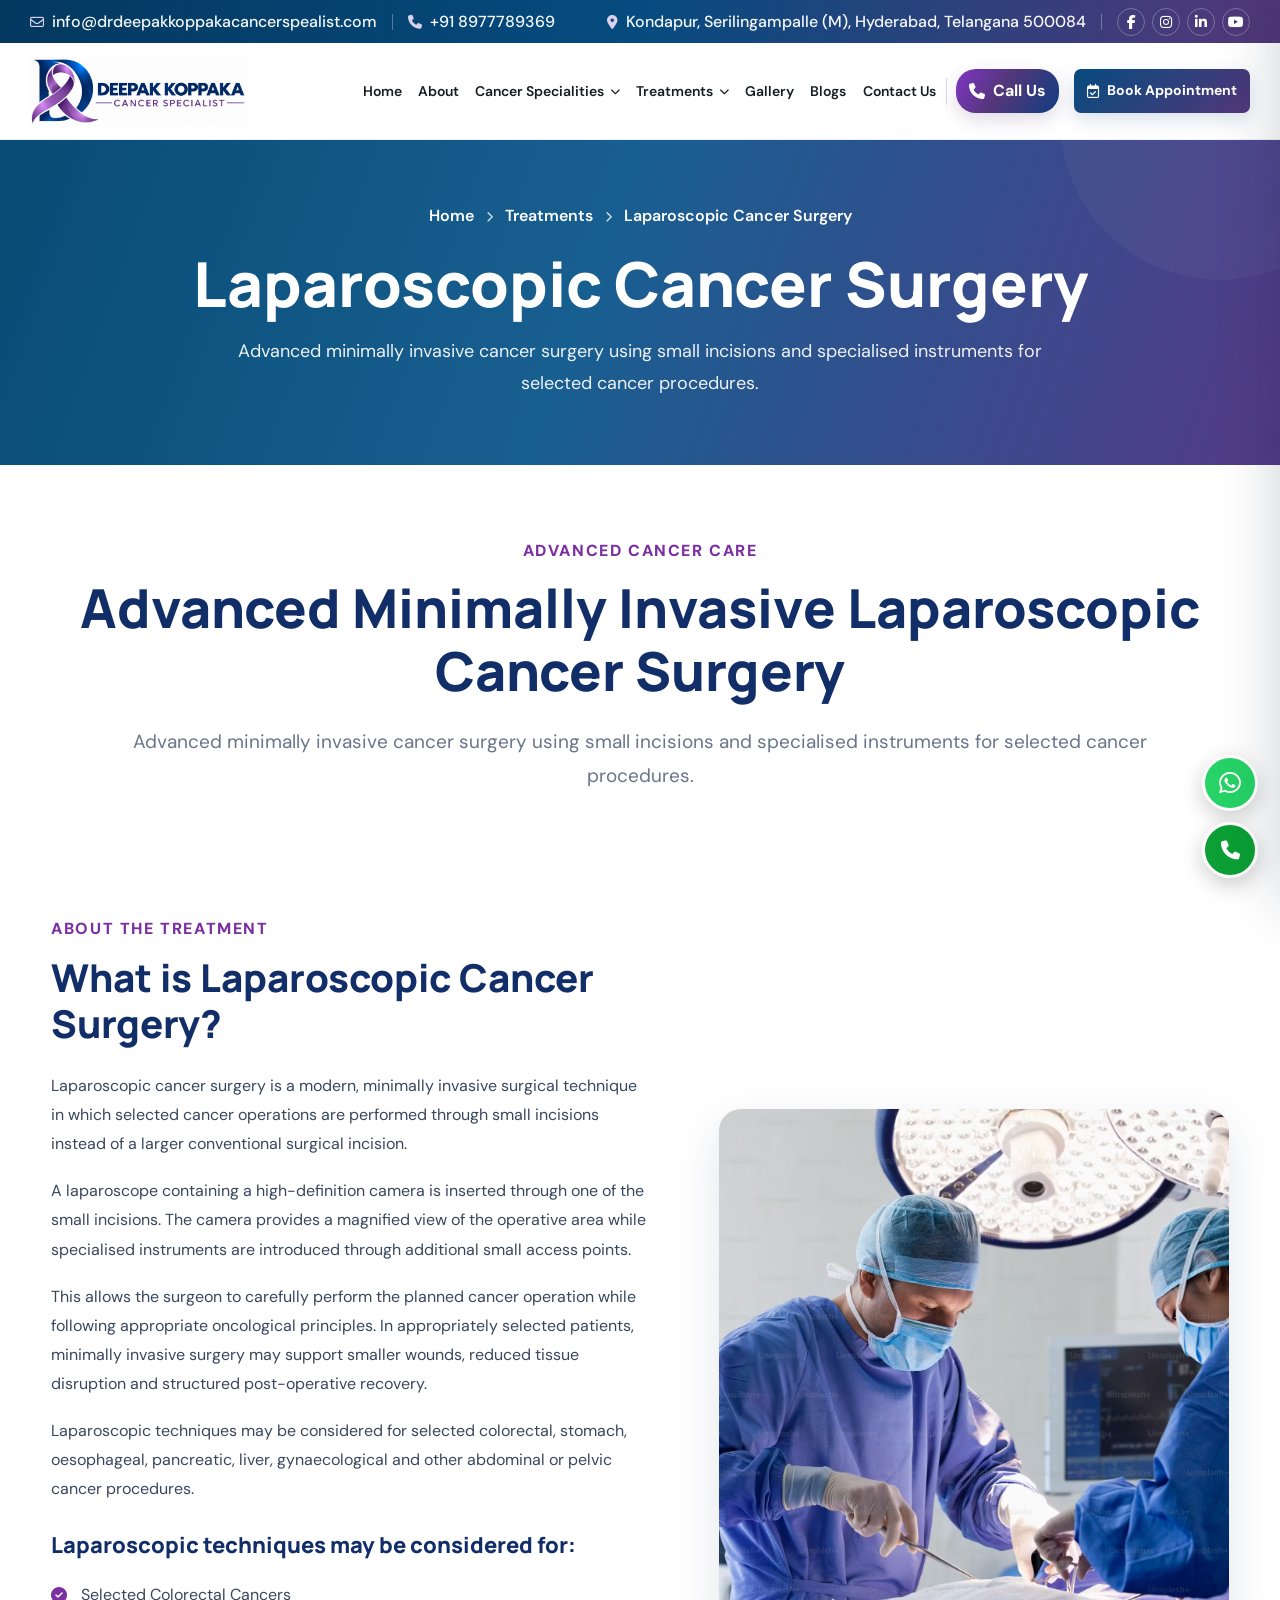
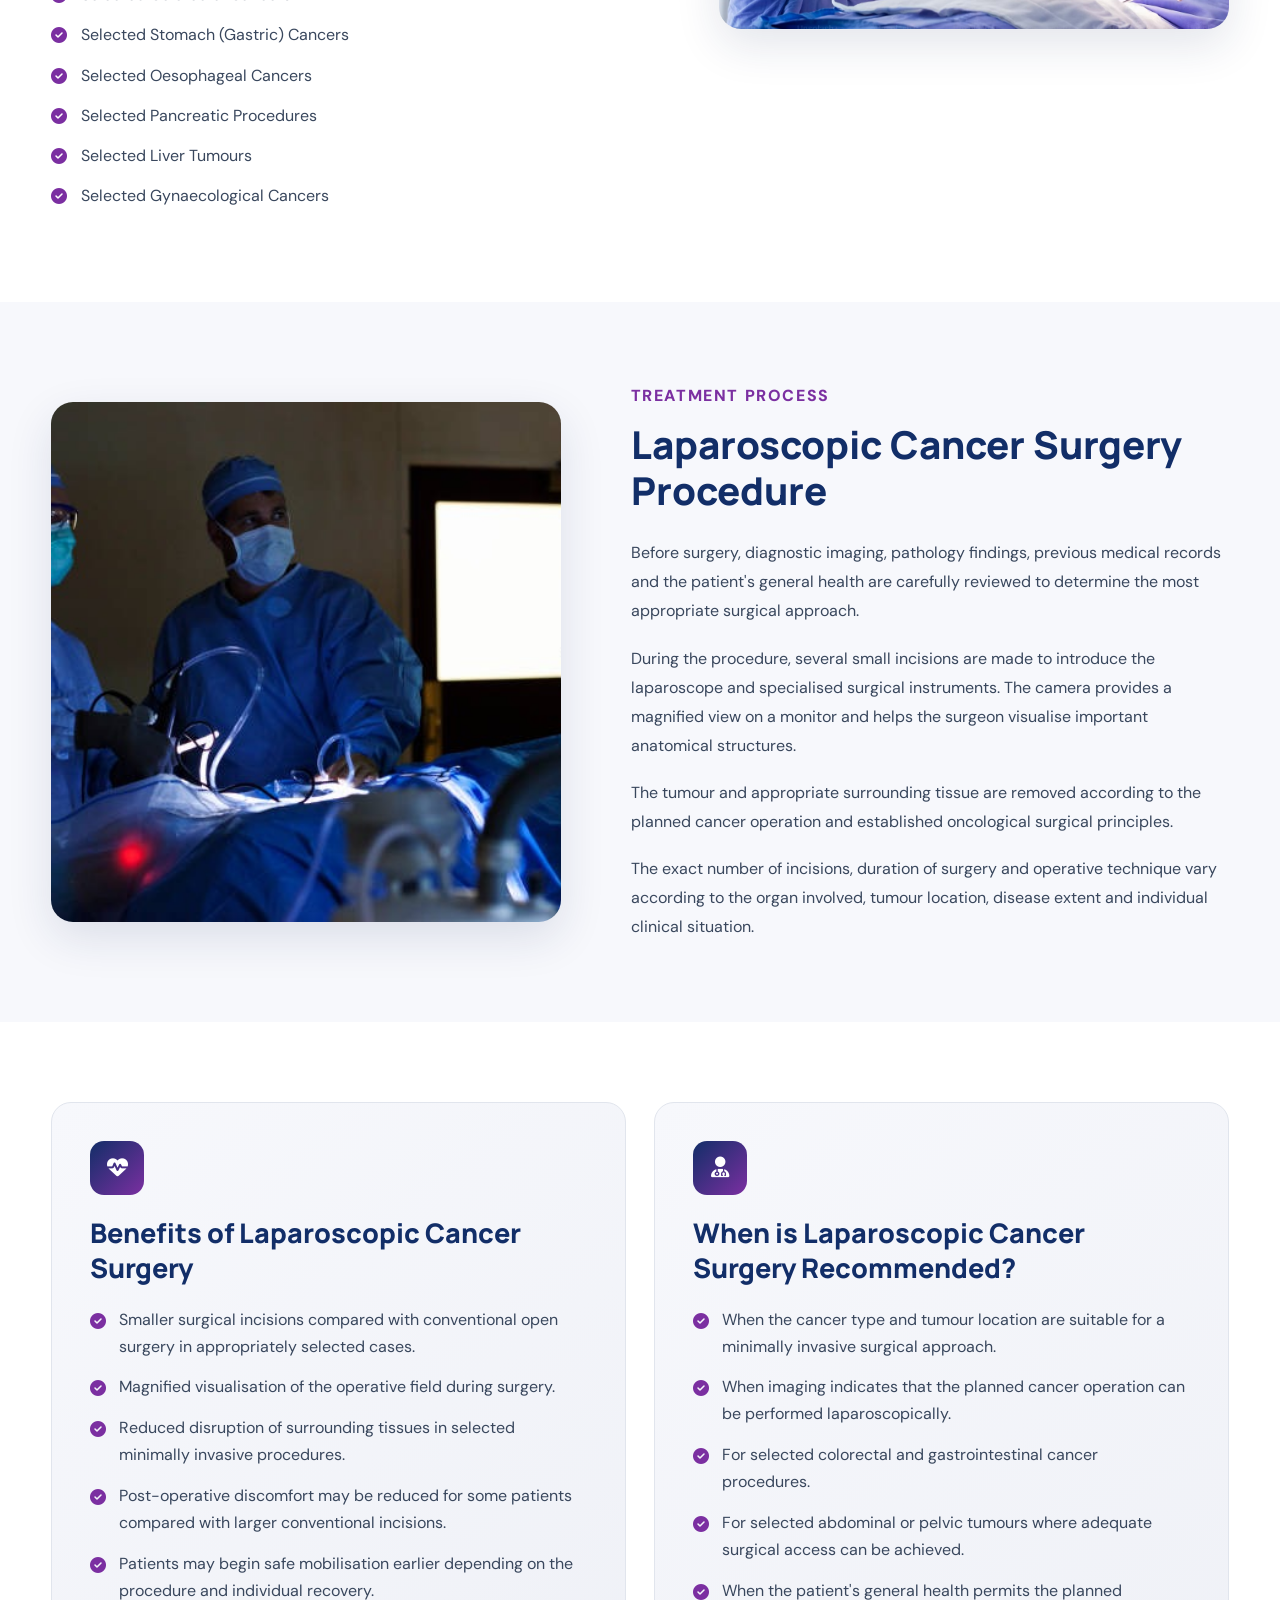
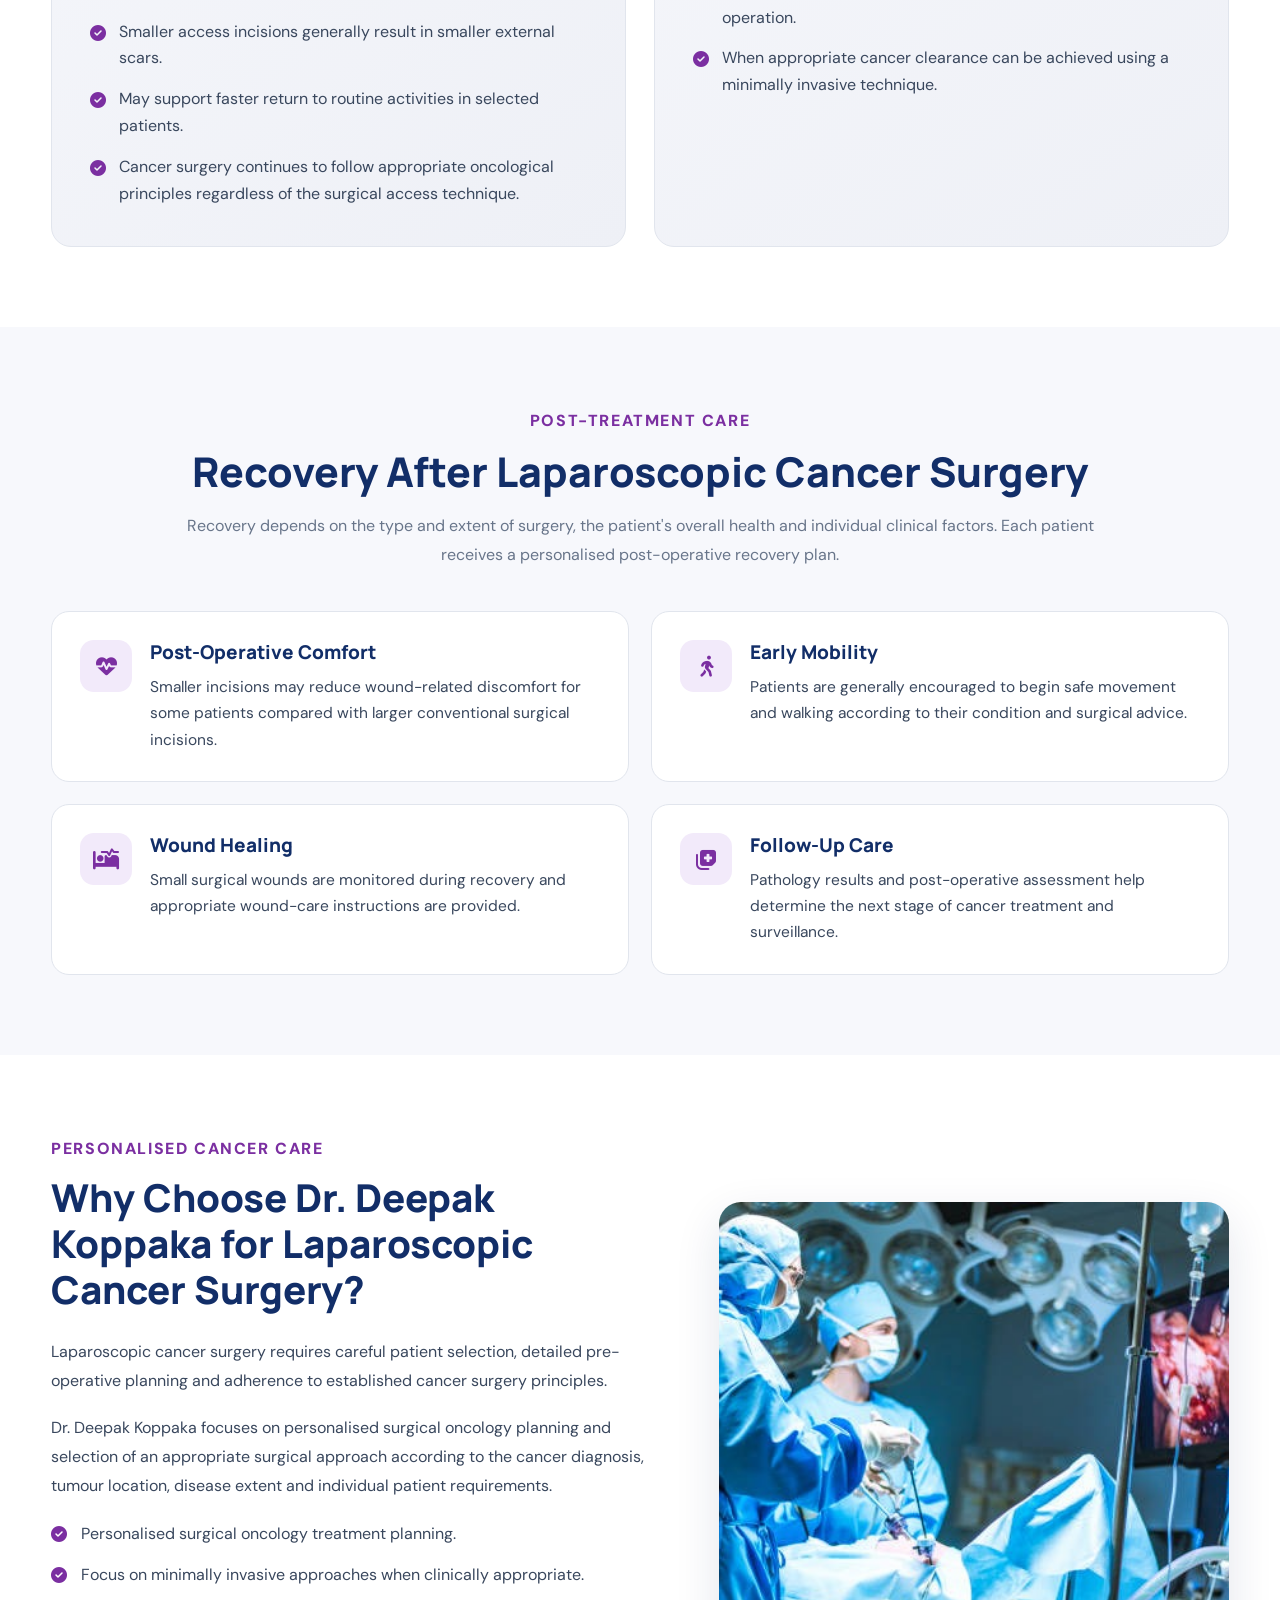
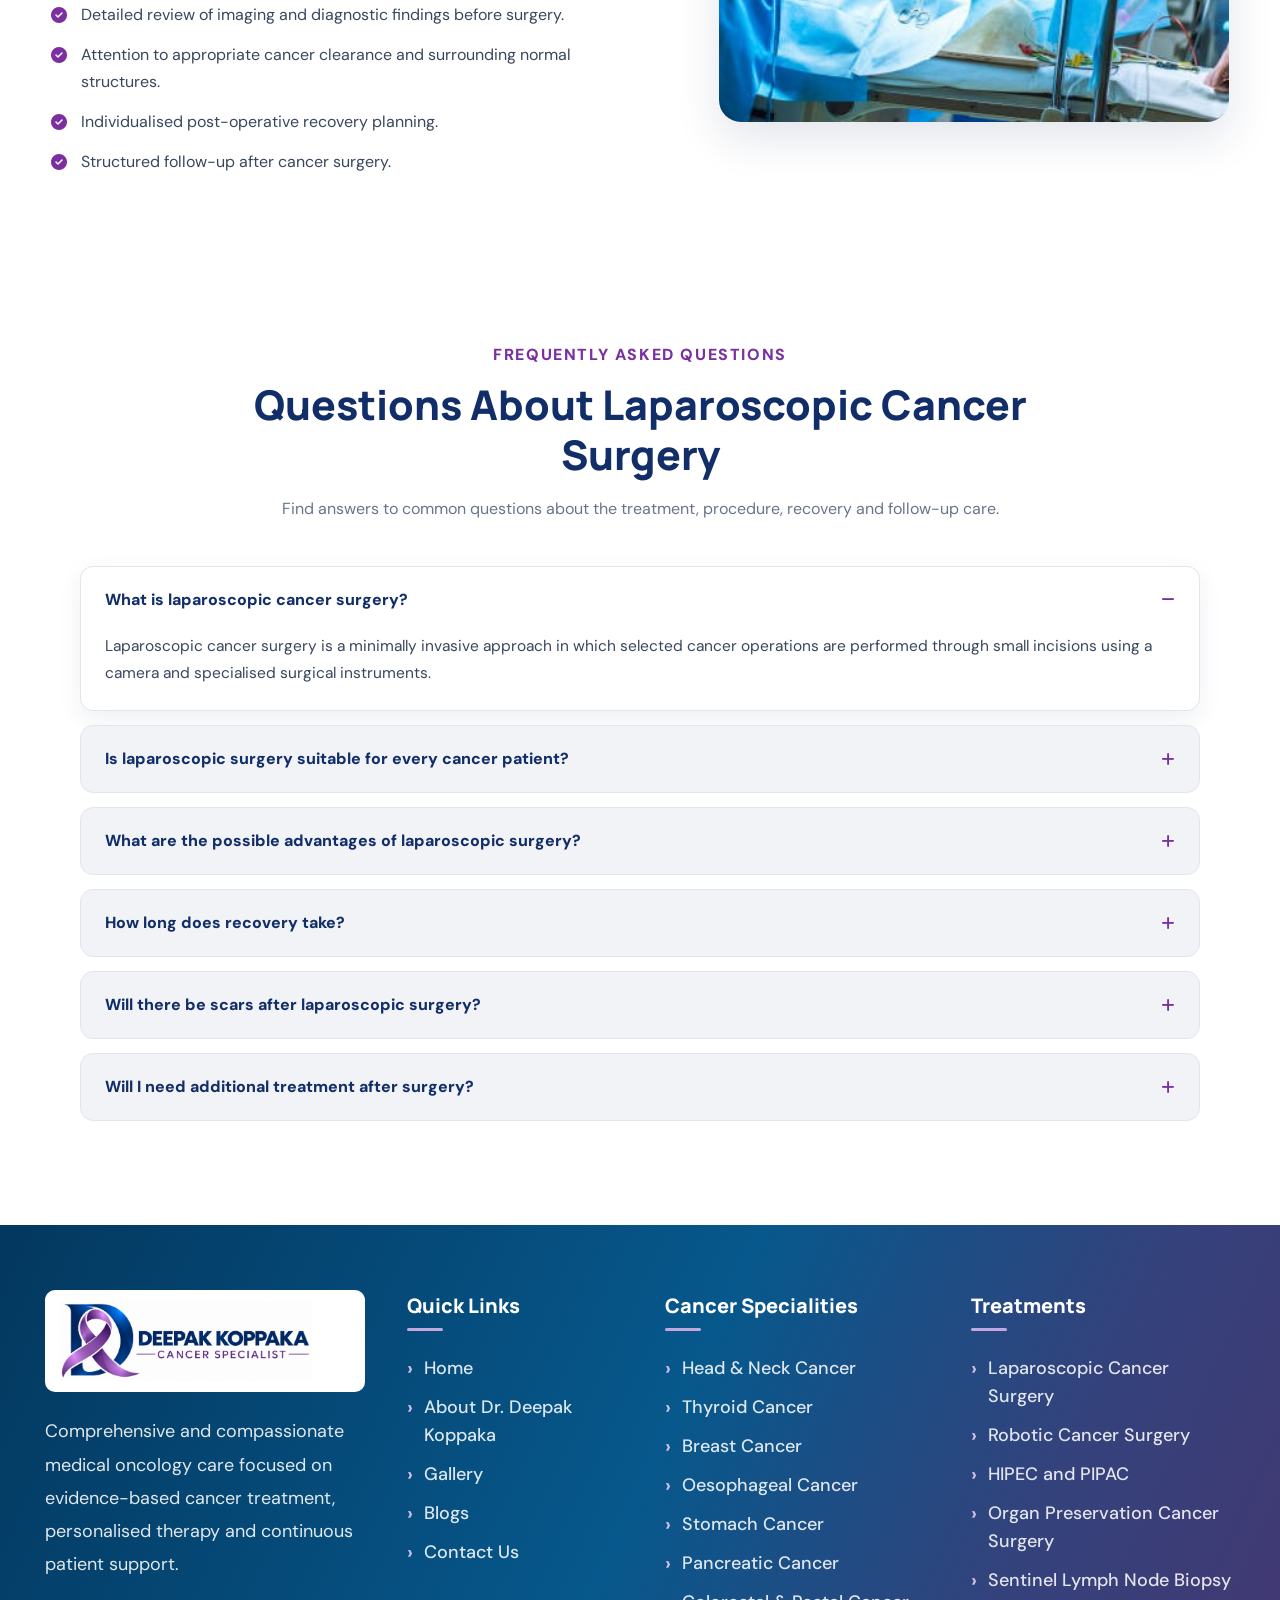
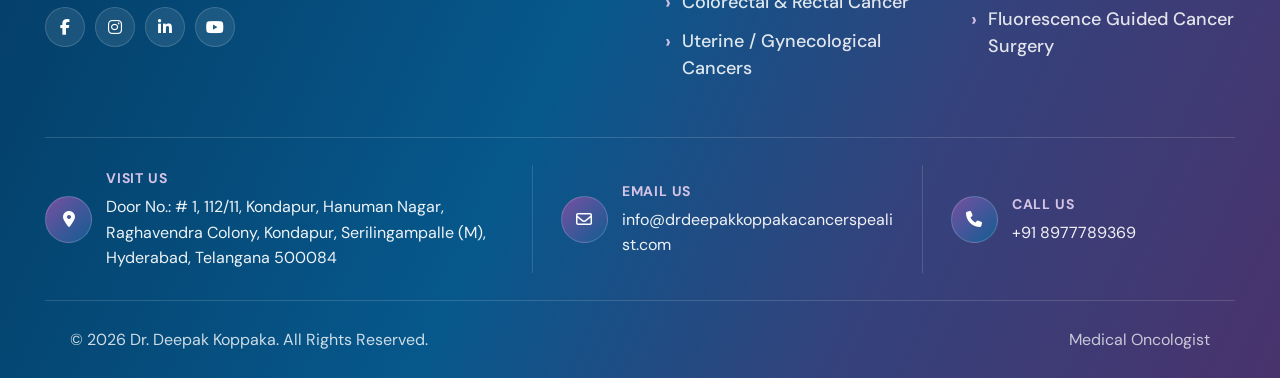
<file: treatment-details.html>
<!DOCTYPE html>
<html lang="en">
<head>
  <meta charset="UTF-8">

  <meta
    name="viewport"
    content="width=device-width, initial-scale=1.0"
  >

  <title>Treatment Details | Dr. Deepak Koppaka</title>
  <link rel="icon" type="image/jpeg" href="assets/images/logo2.png">

  <!-- =========================
       YOUR COMMON CSS
  ========================== -->
  <link rel="stylesheet" href="css/common.css">
  <link rel="stylesheet" href="css/header-footer.css">
  <link rel="stylesheet" href="css/treatment-details.css">

  <!-- Font Awesome -->
  <link
    rel="stylesheet"
    href="https://cdnjs.cloudflare.com/ajax/libs/font-awesome/6.5.2/css/all.min.css"
  >

 
</head>

<body>

  <!-- =====================================
       HEADER
  ====================================== -->
  <div class="shared-header"></div>


  <main>

    <!-- =====================================
         BREADCRUMB
    ====================================== -->
    <section class="treatment-breadcrumb">

      <div class="treatment-container">

        <div class="breadcrumb-inner">

          <div class="breadcrumb-links">

            <a href="index.html">
              Home
            </a>

            <span>
              <i class="fa-solid fa-chevron-right"></i>
            </span>

            <a href="treatments.html">
              Treatments
            </a>

            <span>
              <i class="fa-solid fa-chevron-right"></i>
            </span>

            <span id="breadcrumbTreatment">
              Treatment
            </span>

          </div>


          <h1 id="treatmentTitle">
            Treatment
          </h1>


          <p id="treatmentBannerDescription">
            Advanced and personalised cancer treatment.
          </p>

        </div>

      </div>

    </section>


    <!-- =====================================
         INTRODUCTION
    ====================================== -->
    <section class="treatment-intro">

      <div class="treatment-container">

        <div class="treatment-intro-inner">

          <span class="section-label">
            Advanced Cancer Care
          </span>

          <h2 id="mainHeading">
            Advanced Cancer Treatment
          </h2>

          <p id="mainDescription">
            Personalised treatment planning for every patient.
          </p>

        </div>

      </div>

    </section>


    <!-- =====================================
         ABOUT
         LEFT CONTENT / RIGHT IMAGE
    ====================================== -->
    <section class="treatment-section">

      <div class="treatment-container">

        <div class="treatment-row">

          <div class="treatment-content">

            <span class="section-label">
              About The Treatment
            </span>

            <h2 id="aboutHeading">
              About the Treatment
            </h2>

            <div
              id="aboutContent"
              class="treatment-rich-content"
            ></div>

          </div>


          <div class="treatment-image-wrap">

            <img
              id="mainTreatmentImage"
              src=""
              alt="Cancer Treatment"
              class="treatment-image"
            >

          </div>

        </div>

      </div>

    </section>


    <!-- =====================================
         PROCEDURE
         LEFT IMAGE / RIGHT CONTENT
    ====================================== -->
    <section class="treatment-section treatment-soft-bg">

      <div class="treatment-container">

        <div class="treatment-row treatment-row-reverse">

          <div class="treatment-image-wrap">

            <img
              id="secondTreatmentImage"
              src=""
              alt="Treatment Procedure"
              class="treatment-image"
            >

          </div>


          <div class="treatment-content">

            <span class="section-label">
              Treatment Process
            </span>

            <h2 id="procedureHeading">
              Procedure Overview
            </h2>

            <div
              id="procedureContent"
              class="treatment-rich-content"
            ></div>

          </div>

        </div>

      </div>

    </section>


    <!-- =====================================
         BENEFITS + RECOMMENDED
    ====================================== -->
    <section class="treatment-section">

      <div class="treatment-container">

        <div class="two-info-grid">

          <!-- Benefits -->
          <article class="info-card">

            <div class="info-icon">
              <i class="fa-solid fa-heart-pulse"></i>
            </div>

            <h2 id="benefitsHeading">
              Benefits
            </h2>

            <div
              id="benefitsContent"
              class="info-card-content"
            ></div>

          </article>


          <!-- Recommended -->
          <article class="info-card">

            <div class="info-icon">
              <i class="fa-solid fa-user-doctor"></i>
            </div>

            <h2 id="recommendedHeading">
              When is it Recommended?
            </h2>

            <div
              id="recommendedContent"
              class="info-card-content"
            ></div>

          </article>

        </div>

      </div>

    </section>


    <!-- =====================================
         RECOVERY
    ====================================== -->
    <section class="treatment-section treatment-soft-bg">

      <div class="treatment-container">

        <div class="section-heading-center">

          <span class="section-label">
            Post-Treatment Care
          </span>

          <h2 id="recoveryHeading">
            Recovery
          </h2>

          <p id="recoveryIntro"></p>

        </div>


        <div
          id="recoveryCards"
          class="recovery-grid"
        ></div>

      </div>

    </section>


    <!-- =====================================
         WHY CHOOSE
         LEFT CONTENT / RIGHT IMAGE
    ====================================== -->
    <section class="treatment-section">

      <div class="treatment-container">

        <div class="treatment-row">

          <div class="treatment-content">

            <span class="section-label">
              Personalised Cancer Care
            </span>

            <h2 id="whyChooseHeading">
              Why Choose Dr. Deepak Koppaka?
            </h2>

            <div
              id="whyChooseContent"
              class="treatment-rich-content"
            ></div>

          </div>


          <div class="treatment-image-wrap">

            <img
              id="thirdTreatmentImage"
              src=""
              alt="Dr. Deepak Koppaka Cancer Treatment"
              class="treatment-image"
            >

          </div>

        </div>

      </div>

    </section>


    <!-- =====================================
         FAQ
    ====================================== -->
    <section class="treatment-section treatment-faq-section">

      <div class="treatment-container">

        <div class="section-heading-center">

          <span class="section-label">
            Frequently Asked Questions
          </span>

          <h2>
            Questions About
            <span id="faqTreatmentName">
              Treatment
            </span>
          </h2>

          <p>
            Find answers to common questions about the treatment,
            procedure, recovery and follow-up care.
          </p>

        </div>


        <div
          id="treatmentFaqs"
          class="treatment-faq-list"
        ></div>

      </div>

    </section>

  </main>


  <!-- =====================================
       FOOTER
  ====================================== -->
  <div class="shared-footer"></div>


  <script src="js/shared.js"></script>
  <script src="js/treatment-details.js" defer></script>

</body>
</html>
</file>
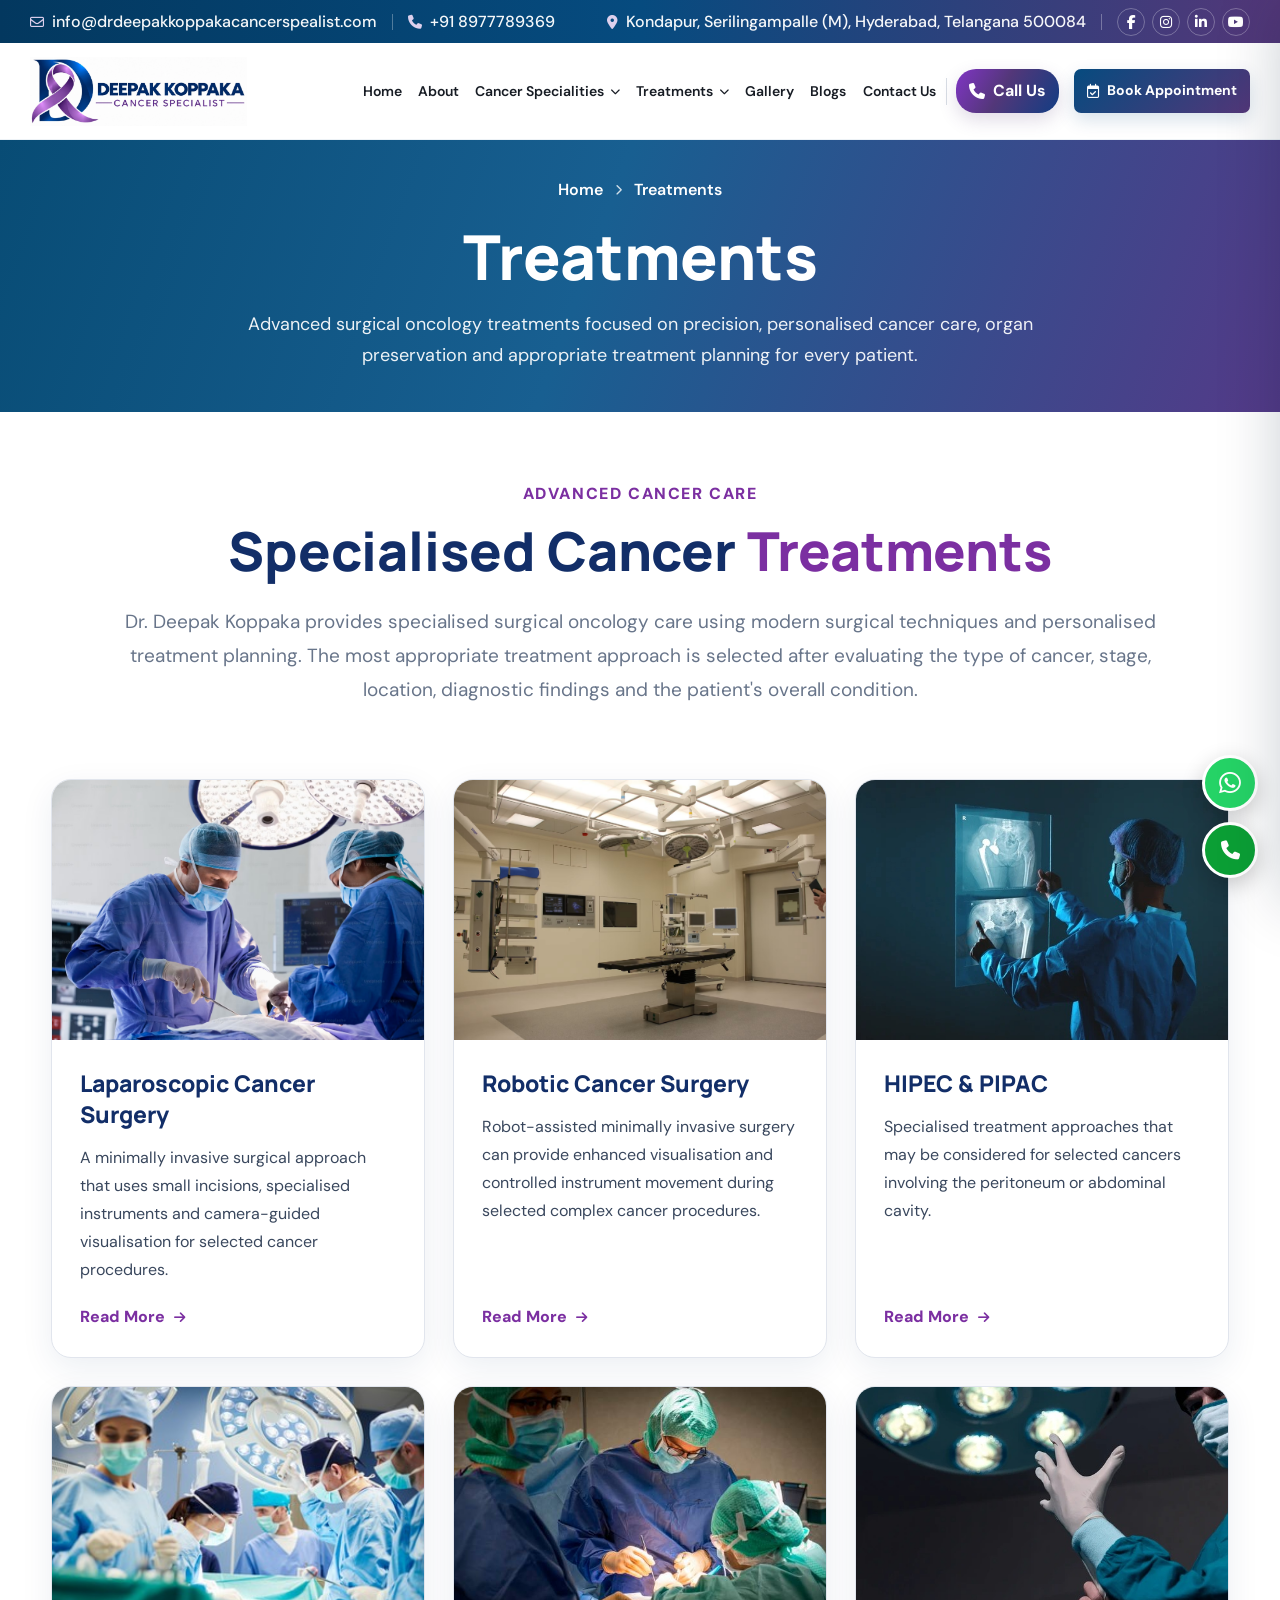
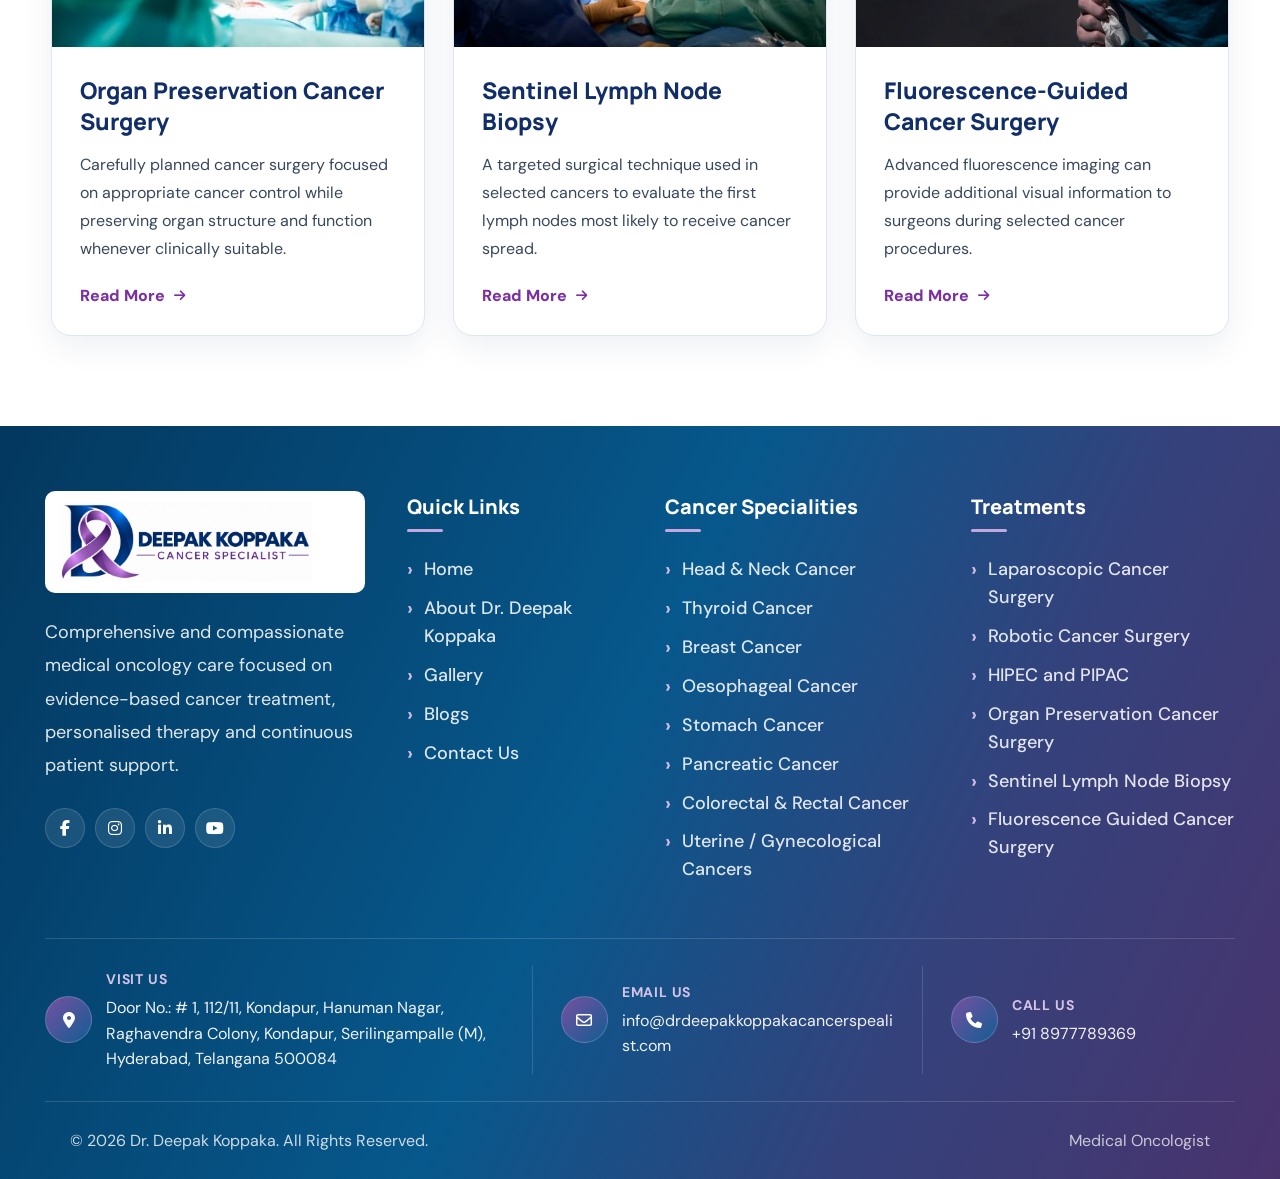
<file: treatments.html>
<head>
    <meta charset="UTF-8">

    <meta
        name="viewport"
        content="width=device-width, initial-scale=1.0"
    >

    <title>
        Treatments | Dr. Deepak Koppaka
    </title>
    <link rel="icon" type="image/jpeg" href="assets/images/logo2.png">

    <!-- COMMON WEBSITE CSS -->
    <link
        rel="stylesheet"
        href="css/common.css"
    >

    <!-- HEADER + FOOTER -->
    <link
        rel="stylesheet"
        href="css/header-footer.css"
    >

    <!-- TREATMENTS LISTING PAGE -->
    <link
        rel="stylesheet"
        href="css/treatments.css"
    >

    <!-- FONT AWESOME -->
    <link
        rel="stylesheet"
        href="https://cdnjs.cloudflare.com/ajax/libs/font-awesome/6.6.0/css/all.min.css"
    >
</head>

<body>

  <div class="shared-header"></div>


  <main>

    <!-- =========================================
         BREADCRUMB
    ========================================== -->

    <section class="treatment-breadcrumb-section">

      <div class="treatment-container">

        <div class="treatments-breadcrumb-links">

          <a href="index.html">
            Home
          </a>

          <i class="fa-solid fa-chevron-right"></i>

          <span>
            Treatments
          </span>

        </div>


        <h1>
          Treatments
        </h1>


        <p>
          Advanced surgical oncology treatments focused on precision,
          personalised cancer care, organ preservation and appropriate
          treatment planning for every patient.
        </p>

      </div>

    </section>



    <!-- =========================================
         INTRO
    ========================================== -->

    <section class="treatments-main-intro">

      <div class="treatment-container">

        <div class="treatments-main-intro-content">

          <span class="section-label">
            ADVANCED CANCER CARE
          </span>


          <h2>
            Specialised Cancer
            <span>Treatments</span>
          </h2>


          <p>
            Dr. Deepak Koppaka provides specialised surgical oncology
            care using modern surgical techniques and personalised
            treatment planning. The most appropriate treatment approach
            is selected after evaluating the type of cancer, stage,
            location, diagnostic findings and the patient's overall
            condition.
          </p>

        </div>

      </div>

    </section>



    <!-- =========================================
         6 TREATMENTS
    ========================================== -->

    <section class="treatments-card-section">

      <div class="treatment-container">

        <div class="treatments-card-grid">


          <!-- ============================
               1. LAPAROSCOPIC
          ============================= -->

          <article class="treatments-card">

            <a
              class="treatments-card-image"
              href="treatment-details.html?treatment=laparoscopic-cancer-surgery"
            >

              <img
                src="assets/images/treatments/laparoscopic-cancer-surgery.jpg"
                alt="Laparoscopic Cancer Surgery"
              >

            </a>


            <div class="treatments-card-body">

              <h3>
                Laparoscopic Cancer Surgery
              </h3>

              <p>
                A minimally invasive surgical approach that uses small
                incisions, specialised instruments and camera-guided
                visualisation for selected cancer procedures.
              </p>


              <a
                class="treatment-read-more"
                href="treatment-details.html?treatment=laparoscopic-cancer-surgery"
              >
                Read More

                <i class="fa-solid fa-arrow-right"></i>
              </a>

            </div>

          </article>



          <!-- ============================
               2. ROBOTIC
          ============================= -->

          <article class="treatments-card">

            <a
              class="treatments-card-image"
              href="treatment-details.html?treatment=robotic-cancer-surgery"
            >

              <img
                src="assets/images/treatments/robotic-cancer-surgery.jpg"
                alt="Robotic Cancer Surgery"
              >

            </a>


            <div class="treatments-card-body">

              <h3>
                Robotic Cancer Surgery
              </h3>

              <p>
                Robot-assisted minimally invasive surgery can provide
                enhanced visualisation and controlled instrument
                movement during selected complex cancer procedures.
              </p>


              <a
                class="treatment-read-more"
                href="treatment-details.html?treatment=robotic-cancer-surgery"
              >
                Read More

                <i class="fa-solid fa-arrow-right"></i>
              </a>

            </div>

          </article>



          <!-- ============================
               3. HIPEC PIPAC
          ============================= -->

          <article class="treatments-card">

            <a
              class="treatments-card-image"
              href="treatment-details.html?treatment=hipec-pipac"
            >

              <img
                src="assets/images/treatments/hipec-pipac.jpg"
                alt="HIPEC and PIPAC"
              >

            </a>


            <div class="treatments-card-body">

              <h3>
                HIPEC &amp; PIPAC
              </h3>

              <p>
                Specialised treatment approaches that may be considered
                for selected cancers involving the peritoneum or
                abdominal cavity.
              </p>


              <a
                class="treatment-read-more"
                href="treatment-details.html?treatment=hipec-pipac"
              >
                Read More

                <i class="fa-solid fa-arrow-right"></i>
              </a>

            </div>

          </article>



          <!-- ============================
               4. ORGAN PRESERVATION
          ============================= -->

          <article class="treatments-card">

            <a
              class="treatments-card-image"
              href="treatment-details.html?treatment=organ-preservation"
            >

              <img
                src="assets/images/treatments/organ-preservation.jpg"
                alt="Organ Preservation Cancer Surgery"
              >

            </a>


            <div class="treatments-card-body">

              <h3>
                Organ Preservation Cancer Surgery
              </h3>

              <p>
                Carefully planned cancer surgery focused on appropriate
                cancer control while preserving organ structure and
                function whenever clinically suitable.
              </p>


              <a
                class="treatment-read-more"
                href="treatment-details.html?treatment=organ-preservation"
              >
                Read More

                <i class="fa-solid fa-arrow-right"></i>
              </a>

            </div>

          </article>



          <!-- ============================
               5. SENTINEL LYMPH NODE
          ============================= -->

          <article class="treatments-card">

            <a
              class="treatments-card-image"
              href="treatment-details.html?treatment=sentinel-lymph-node-biopsy"
            >

              <img
                src="assets/images/treatments/sentinel-lymph-node-biopsy.jpg"
                alt="Sentinel Lymph Node Biopsy"
              >

            </a>


            <div class="treatments-card-body">

              <h3>
                Sentinel Lymph Node Biopsy
              </h3>

              <p>
                A targeted surgical technique used in selected cancers
                to evaluate the first lymph nodes most likely to receive
                cancer spread.
              </p>


              <a
                class="treatment-read-more"
                href="treatment-details.html?treatment=sentinel-lymph-node-biopsy"
              >
                Read More

                <i class="fa-solid fa-arrow-right"></i>
              </a>

            </div>

          </article>



          <!-- ============================
               6. FLUORESCENCE
          ============================= -->

          <article class="treatments-card">

            <a
              class="treatments-card-image"
              href="treatment-details.html?treatment=fluorescence-guided-surgery"
            >

              <img
                src="assets/images/treatments/fluorescence-guided-surgery.jpg"
                alt="Fluorescence Guided Cancer Surgery"
              >

            </a>


            <div class="treatments-card-body">

              <h3>
                Fluorescence-Guided Cancer Surgery
              </h3>

              <p>
                Advanced fluorescence imaging can provide additional
                visual information to surgeons during selected cancer
                procedures.
              </p>


              <a
                class="treatment-read-more"
                href="treatment-details.html?treatment=fluorescence-guided-surgery"
              >
                Read More

                <i class="fa-solid fa-arrow-right"></i>
              </a>

            </div>

          </article>


        </div>

      </div>

    </section>

  </main>


  <div class="shared-footer"></div>


  <script src="js/shared.js"></script>
  

</body>

</html>
</file>
<file: css/common.css>
@import url(
  'https://fonts.googleapis.com/css2?family=DM+Sans:wght@400;500;600;700&family=Manrope:wght@500;600;700;800&display=swap'
);

* {
  margin: 0;
  padding: 0;
  box-sizing: border-box;
}

html {
  scroll-behavior: smooth;
}

body {
  margin: 0;

  color: #30343b;

  background: #ffffff;

  font-family:
    "DM Sans",
    Arial,
    sans-serif;

  font-size: 16px;

  line-height: 1.7;

  overflow-x: hidden;
}

h1,
h2,
h3,
h4,
h5,
h6 {
  color: #073e69;

  font-family:
    "Manrope",
    sans-serif;

  line-height: 1.25;
}

img {
  max-width: 100%;
}

button,
input,
textarea,
select {
  font: inherit;
}


/* ========================================
   INNER PAGE BANNER
======================================== */

.inner-banner {
  position: relative;

  min-height: 310px;

  display: flex;
  align-items: center;

  overflow: hidden;

  background:
    linear-gradient(
      90deg,
      rgba(4, 57, 96, .95) 0%,
      rgba(5, 71, 120, .83) 42%,
      rgba(82, 55, 120, .52) 100%
    ),
    url("../assets/images/inner-banner.jpg")
    center / cover no-repeat;
}

.inner-banner::before {
  content: "";

  position: absolute;

  right: -100px;
  top: -160px;

  width: 450px;
  height: 450px;

  border: 80px solid rgba(255,255,255,.05);

  border-radius: 50%;
}

.inner-banner-content {
  position: relative;

  z-index: 2;

  color: white;
}

.inner-banner h1 {
  margin-bottom: 15px;

  color: white;

  font-size: clamp(38px, 5vw, 62px);
  font-weight: 800;
}

.breadcrumb {
  display: flex;
  align-items: center;

  gap: 10px;

  font-size: 17px;
}

.breadcrumb a {
  color: #d6c6e8;

  font-weight: 600;

  text-decoration: none;
}

.breadcrumb span {
  color: white;
}


/* ========================================
   PAGE CONTENT
======================================== */

.page-section {
  padding: 85px 0;
}

.section-heading {
  max-width: 780px;

  margin: 0 auto 50px;

  text-align: center;
}

.section-label {
  display: inline-block;

  margin-bottom: 10px;

  color: #533779;

  font-size: 15px;
  font-weight: 800;

  letter-spacing: 1.5px;

  text-transform: uppercase;
}

.section-heading h2 {
  margin-bottom: 16px;

  font-size: clamp(30px, 4vw, 44px);
}

.section-heading p {
  color: #6b7280;

  font-size: 17px;
  line-height: 1.8;
}

.content-card {
  padding: 40px;

  background: white;

  border: 1px solid #e7e9ed;
  border-radius: 16px;

  box-shadow:
    0 10px 35px rgba(18, 55, 84, .07);
}

.content-card h2 {
  margin-bottom: 18px;

  font-size: 32px;
}

.content-card p {
  margin-bottom: 17px;

  font-size: 17px;
  line-height: 1.85;
}


/* ========================================
   RESPONSIVE
======================================== */

@media (max-width: 991px) {

  .inner-banner {
    min-height: 260px;
  }

  .page-section {
    padding: 65px 0;
  }

}

@media (max-width: 767px) {

  body {
    font-size: 15px;
  }

  .inner-banner {
    min-height: 220px;
  }

  .inner-banner h1 {
    font-size: 36px;
  }

  .breadcrumb {
    font-size: 15px;
  }

  .page-section {
    padding: 50px 0;
  }

  .content-card {
    padding: 28px 22px;
  }

  .content-card h2 {
    font-size: 27px;
  }

  .content-card p {
    font-size: 16px;
  }

}
</file>
<file: css/header-footer.css>
/* =========================================================
   DR. DEEPAK KOPPAKA
   HEADER + FOOTER
   UPDATED RESPONSIVE VERSION
========================================================= */

:root {
  --brand-blue: #064b7f;
  --brand-blue-dark: #03385f;
  --brand-blue-deep: #042d51;

  --brand-purple: #533779;
  --brand-purple-dark: #3d285d;
  --brand-purple-light: #f2edf7;

  --white: #ffffff;

  --text-dark: #151a22;
  --text: #343b45;
  --text-light: #68717d;

  --border: #e4e8ed;

  --site-header-height: 139px;
}


/* =========================================================
   HEADER CONTAINER

   LEFT + RIGHT SPACE ADDED
========================================================= */

.header-wide-container {
  width: calc(100% - 90px);
  max-width: 1650px;

  margin: 0 auto;
}


/* =========================================================
   FOOTER CONTAINER

   Footer full background remains.
   Content gets left/right gap only.
========================================================= */

.footer-wide-container {
  width: calc(100% - 120px);
  max-width: 1600px;

  margin: 0 auto;
}


/* =========================================================
   FIXED HEADER
========================================================= */

.site-header-wrapper {
  position: fixed;

  top: 0;
  left: 0;
  right: 0;

  z-index: 9999;

  width: 100%;

  background: #ffffff;

  transition:
    box-shadow 0.25s ease,
    transform 0.25s ease;
}


/*
  Because header is fixed,
  page content starts after header.
*/

body {
  padding-top: var(--site-header-height);
}


.site-header-wrapper.header-scrolled {
  box-shadow:
    0 6px 25px
    rgba(7, 43, 73, 0.13);
}


/* =========================================================
   TOP HEADER
========================================================= */

.top-header {
  position: relative;

  z-index: 2;

  min-height: 43px;

  color: #ffffff;

  background:
    linear-gradient(
      90deg,
      var(--brand-blue-dark) 0%,
      var(--brand-blue) 50%,
      var(--brand-purple) 100%
    );
}


.top-header-inner {
  min-height: 43px;

  display: flex;
  align-items: center;
  justify-content: space-between;

  gap: 30px;
}


.top-left,
.top-right {
  display: flex;
  align-items: center;

  gap: 15px;
}


.top-contact-item,
.top-address {
  display: flex;
  align-items: center;

  gap: 8px;

  color: rgba(255, 255, 255, 0.96);

  font-size: 16px;
  font-weight: 500;

  line-height: 1;

  text-decoration: none;
}


.top-contact-item i,
.top-address i {
  color: #ddd0ed;

  font-size: 14px;
}


.top-contact-item {
  transition:
    opacity 0.2s ease;
}


.top-contact-item:hover {
  opacity: 0.8;
}


.top-divider {
  width: 1px;
  height: 16px;

  background:
    rgba(255, 255, 255, 0.3);
}


/* =========================================================
   TOP SOCIAL ICONS
========================================================= */

.top-socials {
  display: flex;
  align-items: center;

  gap: 7px;
}


.top-socials a {
  width: 28px;
  height: 28px;

  display: flex;
  align-items: center;
  justify-content: center;

  color: #ffffff;

  border:
    1px solid
    rgba(255, 255, 255, 0.28);

  border-radius: 50%;

  font-size: 14px;

  text-decoration: none;

  transition:
    background 0.2s ease,
    transform 0.2s ease;
}


.top-socials a:hover {
  background:
    rgba(255, 255, 255, 0.16);

  transform: translateY(-2px);
}


/* =========================================================
   MAIN HEADER
========================================================= */

.main-header {
  position: relative;

  z-index: 1;

  width: 100%;

  background: #ffffff;

  border-bottom:
    1px solid
    rgba(0, 71, 125, 0.07);
}


.main-header-inner {
  min-height: 96px;

  display: flex;
  align-items: center;

  gap: 20px;
}


/* =========================================================
   LOGO
========================================================= */

.site-logo {
  width: 260px;

  flex: 0 0 260px;

  display: flex;
  align-items: center;

  text-decoration: none;
}


.site-logo img {
  display: block;

  width: 100%;
  height: 76px;

  object-fit: contain;

  object-position: left center;
}


/* =========================================================
   DESKTOP NAVIGATION
========================================================= */

.desktop-nav {
  flex: 1;

  min-width: 0;

  display: flex;
  align-items: center;
  justify-content: flex-end;

  gap: 2px;
}


.nav-link {
  position: relative;

  min-height: 96px;

  display: flex;
  align-items: center;
  justify-content: center;

  gap: 6px;

  padding: 0 10px;

  color: #171c24;

  background: transparent;

  border: 0;

  font-family: inherit;

  font-size: 16px;
  font-weight: 600;

  line-height: 1;

  white-space: nowrap;

  text-decoration: none;

  cursor: pointer;

  transition:
    color 0.2s ease;
}


/* =========================================================
   SMALL NAV UNDERLINE
========================================================= */

.nav-link::after {
  content: "";

  position: absolute;

  left: 50%;
  bottom: 22px;

  width: 0;
  height: 2px;

  background:
    linear-gradient(
      90deg,
      var(--brand-blue),
      var(--brand-purple)
    );

  border-radius: 10px;

  transform:
    translateX(-50%);

  transition:
    width 0.25s ease;
}


.nav-link:hover,
.nav-link.current {
  color: var(--brand-blue);
}


.nav-link:hover::after,
.nav-link.current::after {
  width: 24px;
}


.dropdown-parent-link i {
  font-size: 10px;

  transition:
    transform 0.25s ease;
}


/* =========================================================
   DESKTOP DROPDOWN
   HOVER OPEN
========================================================= */

.nav-dropdown {
  position: relative;
}


/*
  Hover bridge
*/

.nav-dropdown::after {
  content: "";

  position: absolute;

  left: 0;
  top: 74%;

  width: 100%;
  height: 35px;

  background: transparent;
}


.dropdown-menu {
  position: absolute;

  top: calc(100% - 8px);
  left: 50%;

  z-index: 999;

  width: 285px;

  padding: 10px;

  background: #ffffff;

  border:
    1px solid
    rgba(0, 71, 125, 0.11);

  /*
    No purple/blue top border
  */

  border-top:
    1px solid
    rgba(0, 71, 125, 0.11);

  border-radius: 10px;

  box-shadow:
    0 15px 40px
    rgba(16, 43, 67, 0.14);

  opacity: 0;
  visibility: hidden;

  pointer-events: none;

  transform:
    translate(-50%, 12px);

  transition:
    opacity 0.22s ease,
    visibility 0.22s ease,
    transform 0.22s ease;
}


.nav-dropdown:hover .dropdown-menu,
.nav-dropdown:focus-within .dropdown-menu {
  opacity: 1;
  visibility: visible;

  pointer-events: auto;

  transform:
    translate(-50%, 0);
}


.nav-dropdown:hover
.dropdown-parent-link,

.nav-dropdown:focus-within
.dropdown-parent-link {
  color: var(--brand-blue);
}


.nav-dropdown:hover
.dropdown-parent-link i,

.nav-dropdown:focus-within
.dropdown-parent-link i {
  transform: rotate(180deg);
}


/* =========================================================
   DROPDOWN LINKS
========================================================= */

.dropdown-menu a {
  display: flex;
  align-items: center;

  gap: 11px;

  width: 100%;

  padding: 11px 13px;

  color: #363d46;

  border-radius: 6px;

  font-size: 16px;
  font-weight: 500;

  line-height: 1.4;

  text-decoration: none;

  transition:
    background 0.2s ease,
    color 0.2s ease,
    padding 0.2s ease;
}


.dropdown-menu a > span {
  width: 6px;
  height: 6px;

  flex: 0 0 6px;

  background: var(--brand-purple);

  border-radius: 50%;
}


.dropdown-menu a:hover {
  color: var(--brand-blue);

  background:
    linear-gradient(
      90deg,
      #eef7fc,
      #f5f1f8
    );

  padding-left: 17px;
}


/* =========================================================
   CONTACT + LINE + CALL
========================================================= */

.desktop-contact-actions {
  display: flex;
  align-items: center;

  margin-left: 1px;
}


.contact-nav-link {
  padding-right: 14px;
}


.header-action-divider {
  width: 1px;
  height: 27px;

  flex: 0 0 1px;

  margin:
    0 13px
    0 3px;

  background: #d8dde4;
}


/* =========================================================
   CALL BUTTON
========================================================= */

.header-call-btn {
  min-height: 44px;

  display: inline-flex;
  align-items: center;
  justify-content: center;

  gap: 8px;

  padding: 0 12px;

  color: #ffffff;

  background:
    linear-gradient(
      120deg,
      #8035c5 0%,
      var(--brand-purple) 45%,
      #123d83 100%
    );

  border-radius: 20px;

  box-shadow:
    0 7px 18px
    rgba(81, 54, 118, 0.18);

  font-size: 14px;
  font-weight: 700;

  white-space: nowrap;

  text-decoration: none;

  transition:
    transform 0.2s ease,
    box-shadow 0.2s ease;
}


.header-call-btn:hover {
  transform: translateY(-2px);

  box-shadow:
    0 10px 23px
    rgba(81, 54, 118, 0.26);
}


/* =========================================================
   BOOK APPOINTMENT
========================================================= */

.header-book-area {
  flex-shrink: 0;

  margin-left: 3px;
}


.header-book-btn {
  min-height: 44px;

  display: inline-flex;
  align-items: center;
  justify-content: center;

  gap: 8px;

  padding: 0 14px;

  color: #ffffff;

  background:
    linear-gradient(
      135deg,
      var(--brand-blue),
      var(--brand-purple)
    );

  border-radius: 7px;

  box-shadow:
    0 7px 18px
    rgba(0, 71, 125, 0.16);

  font-size: 14px;
  font-weight: 700;

  white-space: nowrap;

  text-decoration: none;

  transition:
    transform 0.2s ease,
    box-shadow 0.2s ease;
}


.header-book-btn:hover {
  transform: translateY(-2px);

  box-shadow:
    0 10px 24px
    rgba(0, 71, 125, 0.24);
}


/* =========================================================
   MOBILE MENU BUTTON
========================================================= */

.mobile-menu-btn {
  width: 46px;
  height: 46px;

  display: none;
  align-items: center;
  justify-content: center;
  flex-direction: column;

  flex-shrink: 0;

  gap: 5px;

  padding: 0;

  background:
    linear-gradient(
      135deg,
      var(--brand-blue),
      var(--brand-purple)
    );

  border: 0;

  border-radius: 8px;

  cursor: pointer;
}


.mobile-menu-btn span {
  width: 22px;
  height: 2px;

  background: #ffffff;

  border-radius: 10px;
}


/* =========================================================
   MOBILE OVERLAY
========================================================= */

.mobile-menu-overlay {
  position: fixed;

  inset: 0;

  z-index: 10000;

  background:
    rgba(7, 20, 42, 0.63);

  backdrop-filter: blur(2px);

  opacity: 0;
  visibility: hidden;

  pointer-events: none;

  transition:
    opacity 0.3s ease,
    visibility 0.3s ease;
}


.mobile-menu-overlay.active {
  opacity: 1;
  visibility: visible;

  pointer-events: auto;
}


body.mobile-menu-open {
  overflow: hidden;
}


/* =========================================================
   MOBILE/TABLET RIGHT SIDE MENU
========================================================= */

.mobile-side-menu {
  position: fixed;

  top: 0;
  right: 0;

  z-index: 10001;

  width: min(430px, 88vw);
  height: 100dvh;

  display: flex;
  flex-direction: column;

  background: #ffffff;

  box-shadow:
    -20px 0 60px
    rgba(9, 26, 52, 0.22);

  transform:
    translateX(105%);

  transition:
    transform 0.35s
    cubic-bezier(.4, 0, .2, 1);
}


.mobile-side-menu.active {
  transform:
    translateX(0);
}


/* =========================================================
   MOBILE MENU HEADER
========================================================= */

.mobile-menu-header {
  min-height: 105px;

  display: flex;
  align-items: center;
  justify-content: space-between;

  gap: 20px;

  padding: 16px 20px;

  border-bottom:
    1px solid #e7e9ee;
}


.mobile-menu-logo {
  width: 235px;

  display: block;
}


.mobile-menu-logo img {
  display: block;

  width: 100%;
  height: 70px;

  object-fit: contain;

  object-position: left center;
}


.mobile-menu-close {
  width: 42px;
  height: 42px;

  flex: 0 0 42px;

  display: flex;
  align-items: center;
  justify-content: center;

  color: var(--brand-purple);

  background: #f5effa;

  border: 0;

  border-radius: 50%;

  font-size: 20px;

  cursor: pointer;

  transition:
    background 0.2s ease,
    color 0.2s ease;
}


.mobile-menu-close:hover {
  color: #ffffff;

  background:
    var(--brand-purple);
}


/* =========================================================
   MOBILE MENU CONTENT
========================================================= */

.mobile-menu-content {
  flex: 1;

  padding:
    20px 14px
    25px;

  overflow-y: auto;

  overscroll-behavior: contain;
}


.mobile-nav {
  display: block;
}


.mobile-nav-link,
.mobile-dropdown-toggle {
  width: 100%;

  min-height: 52px;

  display: flex;
  align-items: center;
  justify-content: space-between;

  padding: 0 15px;

  color: #1d2942;

  background: transparent;

  border: 0;
  border-radius: 10px;

  font-family: inherit;

  font-size: 16px;
  font-weight: 700;

  text-align: left;

  text-decoration: none;

  cursor: pointer;

  transition:
    color 0.2s ease,
    background 0.2s ease;
}


.mobile-nav-link:hover,
.mobile-nav-link.current,
.mobile-dropdown.active
.mobile-dropdown-toggle {
  color: var(--brand-purple);

  background:
    linear-gradient(
      90deg,
      #f5effa,
      #eef6fc
    );
}


.mobile-dropdown-toggle i {
  color: var(--brand-purple);

  font-size: 14px;

  transition:
    transform 0.25s ease;
}


.mobile-dropdown.active
.mobile-dropdown-toggle i {
  transform:
    rotate(180deg);
}


/* =========================================================
   MOBILE DROPDOWN
========================================================= */

.mobile-dropdown-menu {
  max-height: 0;

  margin: 0 7px;

  overflow: hidden;

  opacity: 0;

  transition:
    max-height 0.35s ease,
    opacity 0.25s ease,
    padding 0.25s ease;
}


.mobile-dropdown.active
.mobile-dropdown-menu {
  max-height: 650px;

  padding:
    7px 0
    10px;

  opacity: 1;
}


.mobile-dropdown-menu a {
  position: relative;

  display: block;

  padding:
    10px 14px
    10px 28px;

  color: #555e6b;

  border-radius: 7px;

  font-size: 16px;
  font-weight: 500;

  line-height: 1.45;

  text-decoration: none;
}


.mobile-dropdown-menu a::before {
  content: "";

  position: absolute;

  left: 13px;
  top: 50%;

  width: 5px;
  height: 5px;

  background:
    var(--brand-purple);

  border-radius: 50%;

  transform:
    translateY(-50%);
}


.mobile-dropdown-menu a:hover {
  color:
    var(--brand-blue);

  background:
    #f5f8fb;
}


/* =========================================================
   MOBILE MENU ACTIONS
========================================================= */

.mobile-menu-actions {
  display: grid;

  grid-template-columns: 1fr;

  gap: 10px;

  margin-top: 22px;

  padding: 0 8px;
}


.mobile-call-button,
.mobile-book-button {
  min-height: 48px;

  display: flex;
  align-items: center;
  justify-content: center;

  gap: 9px;

  color: #ffffff;

  border-radius: 9px;

  font-size: 16px;
  font-weight: 700;

  text-decoration: none;
}


.mobile-call-button {
  background:
    linear-gradient(
      120deg,
      #8035c5,
      #183c83
    );
}


.mobile-book-button {
  background:
    linear-gradient(
      135deg,
      var(--brand-blue),
      var(--brand-purple)
    );
}


/* =========================================================
   MOBILE MENU BOTTOM
========================================================= */

.mobile-menu-bottom {
  flex-shrink: 0;

  padding:
    17px 21px
    20px;

  background:
    linear-gradient(
      135deg,
      #f7f3fa,
      #eff7fc
    );

  border-top:
    1px solid #e7e3ec;
}


.mobile-menu-bottom a,
.mobile-address {
  display: flex;
  align-items: flex-start;

  gap: 10px;

  color: #5e6573;

  font-size: 14px;

  line-height: 1.6;

  text-decoration: none;
}


.mobile-address {
  margin-top: 8px;
}


.mobile-menu-bottom i {
  width: 15px;

  margin-top: 4px;

  color:
    var(--brand-purple);
}


/* =========================================================
   FOOTER

   FULL WIDTH BACKGROUND.
   NO WHITE OUTER LAYER.
   NO CIRCLES.
========================================================= */

.site-footer {
  position: relative;

  width: 100%;

  margin: 0;

  padding:
    65px 0
    0;

  overflow: hidden;

  color: #ffffff;

  background:
    linear-gradient(
      115deg,
      #03385f 0%,
      #07588c 47%,
      #34427c 72%,
      #49336d 100%
    );
}


/*
  IMPORTANT:
  Decorative circles completely removed.
*/

.site-footer::before,
.site-footer::after {
  content: none !important;

  display: none !important;
}


/* =========================================================
   FOOTER GRID
========================================================= */

.footer-main-grid {
  display: grid;

  grid-template-columns:
    1.2fr
    0.82fr
    1fr
    1fr;

  gap: 55px;

  padding-bottom: 43px;
}


/* =========================================================
   FOOTER LOGO
========================================================= */

.footer-logo {
  width: 320px;
  max-width: 100%;

  display: block;

  margin-bottom: 23px;

  padding: 11px 15px;

  background: #ffffff;

  border-radius: 10px;

  text-decoration: none;
}


.footer-logo img {
  display: block;

  width: 100%;
  height: 80px;

  object-fit: contain;

  object-position: left center;
}


.footer-description {
  max-width: 440px;

  margin: 0;

  color:
    rgba(255, 255, 255, 0.88);

  font-size: 18px;

  line-height: 1.85;
}


/* =========================================================
   FOOTER SOCIAL ICONS
========================================================= */

.footer-socials {
  display: flex;
  align-items: center;

  gap: 10px;

  margin-top: 25px;
}


.footer-socials a {
  width: 40px;
  height: 40px;

  display: flex;
  align-items: center;
  justify-content: center;

  color: #ffffff;

  background:
    rgba(255, 255, 255, 0.09);

  border:
    1px solid
    rgba(255, 255, 255, 0.15);

  border-radius: 50%;

  text-decoration: none;

  transition:
    background 0.2s ease,
    transform 0.2s ease;
}


.footer-socials a:hover {
  background:
    var(--brand-purple);

  transform:
    translateY(-3px);
}


/* =========================================================
   FOOTER LINKS
========================================================= */

.footer-links-column h3 {
  position: relative;

  margin:
    3px 0
    24px;

  padding-bottom: 13px;

  color: #ffffff;

  font-size: 20px;
  font-weight: 800;
}


.footer-links-column h3::after {
  content: "";

  position: absolute;

  left: 0;
  bottom: 0;

  width: 36px;
  height: 3px;

  background:
    #c3a8df;

  border-radius: 10px;
}


.footer-links-column ul {
  margin: 0;

  padding: 0;

  list-style: none;
}


.footer-links-column li {
  margin-bottom: 11px;
}


.footer-links-column a {
  position: relative;

  display: inline-block;

  padding-left: 17px;

  color:
    rgba(255, 255, 255, 0.86);

  font-size: 18px;
  font-weight: 500;

  line-height: 1.55;

  text-decoration: none;

  transition:
    color 0.2s ease,
    transform 0.2s ease;
}


.footer-links-column a::before {
  content: "›";

  position: absolute;

  left: 0;
  top: -1px;

  color: #d2bee6;

  font-size: 19px;
  font-weight: 700;
}


.footer-links-column a:hover {
  color: #ffffff;

  transform:
    translateX(3px);
}


/* =========================================================
   FOOTER CONTACT STRIP
========================================================= */

.footer-contact-strip {
  display: grid;

  grid-template-columns:
    1.25fr
    1fr
    0.8fr;

  gap: 0;

  padding:
    27px 0;

  border-top:
    1px solid
    rgba(255, 255, 255, 0.15);

  border-bottom:
    1px solid
    rgba(255, 255, 255, 0.15);
}


.footer-contact-box {
  display: flex;
  align-items: center;

  gap: 14px;

  min-width: 0;

  padding:
    2px 28px;

  color: #ffffff;

  border-right:
    1px solid
    rgba(255, 255, 255, 0.14);

  text-decoration: none;
}


.footer-contact-box:first-child {
  padding-left: 0;
}


.footer-contact-box:last-child {
  padding-right: 0;

  border-right: 0;
}


.footer-contact-icon {
  width: 47px;
  height: 47px;

  flex: 0 0 47px;

  display: flex;
  align-items: center;
  justify-content: center;

  color: #ffffff;

  background:
    linear-gradient(
      135deg,
      #7650a1,
      #125d92
    );

  border:
    1px solid
    rgba(255, 255, 255, 0.18);

  border-radius: 50%;
}


.footer-contact-label {
  display: block;

  margin-bottom: 3px;

  color: #d4c3e5;

  font-size: 14px;
  font-weight: 700;

  letter-spacing: 0.8px;

  text-transform: uppercase;
}


.footer-contact-box p {
  margin: 0;

  color:
    rgba(255, 255, 255, 0.93);

  font-size: 16px;

  line-height: 1.6;

  overflow-wrap: anywhere;
}


/* =========================================================
   FOOTER BOTTOM
========================================================= */

.footer-bottom {
  min-height: 72px;

  display: flex;
  align-items: center;
  justify-content: space-between;

  gap: 25px;
}


.footer-bottom p {
  margin: 25px;

  color:
    rgba(255, 255, 255, 0.8);

  font-size: 16px;
}


.footer-speciality-text {
  color:
    rgba(255, 255, 255, 0.72)
    !important;
}


/* =========================================================
   FLOATING CONTACT BUTTONS
========================================================= */

.floating-contact-buttons {
  position: fixed;

  right: 22px;
  bottom: 22px;

  z-index: 9500;

  display: flex;
  flex-direction: column;

  gap: 11px;
}


/* WhatsApp */

.floating-whatsapp {
  width: 56px;
  height: 56px;

  display: flex;
  align-items: center;
  justify-content: center;

  color: #ffffff;

  background: #25d366;

  border:
    3px solid #ffffff;

  border-radius: 50%;

  box-shadow:
    0 7px 22px
    rgba(0, 0, 0, 0.2);

  font-size: 25px;

  text-decoration: none;

  transition:
    transform 0.2s ease;
}


/* Call */

.floating-phone {
  width: 56px;
  height: 56px;

  display: flex;
  align-items: center;
  justify-content: center;

  color: #ffffff;

  background: #0b9f35;

  border:
    3px solid #ffffff;

  border-radius: 50%;

  box-shadow:
    0 7px 22px
    rgba(0, 0, 0, 0.2);

  font-size: 19px;

  text-decoration: none;

  transition:
    transform 0.2s ease;
}


.floating-whatsapp:hover,
.floating-phone:hover {
  transform:
    translateY(-3px)
    scale(1.04);
}


/* =========================================================
   MEDIUM DESKTOP
========================================================= */

@media (max-width: 1500px) {

  .header-wide-container {
    width: calc(100% - 60px);
  }


  .footer-wide-container {
    width: calc(100% - 90px);
  }


  .site-logo {
    width: 225px;

    flex-basis: 225px;
  }


  .site-logo img {
    height: 69px;
  }


  .main-header-inner {
    gap: 12px;
  }


  .nav-link {
    padding: 0 7px;

    font-size: 14px;
  }


  .header-action-divider {
    margin-right: 9px;
  }


  .header-call-btn {
    padding: 0 13px;

    font-size: 16px;
  }


  .header-book-btn {
    padding: 0 13px;

    font-size: 14px;
  }


  .footer-main-grid {
    gap: 42px;
  }

}


/* =========================================================
   TABLET / SMALL LAPTOP
========================================================= */

@media (max-width: 1180px) {

  :root {
    --site-header-height: 131px;
  }


  .header-wide-container {
    width: calc(100% - 50px);
  }


  .footer-wide-container {
    width: calc(100% - 70px);
  }


  .desktop-nav,
  .header-book-area {
    display: none;
  }


  .mobile-menu-btn {
    display: flex;
  }


  .main-header-inner {
    min-height: 88px;

    justify-content: space-between;
  }


  .site-logo {
    width: 250px;

    flex-basis: 250px;
  }


  .site-logo img {
    height: 69px;
  }


  .footer-main-grid {
    grid-template-columns:
      1.1fr
      0.9fr;

    gap:
      42px 60px;
  }


  .footer-main-grid
  .footer-links-column:last-child {
    grid-column: auto;
  }

}


/* =========================================================
   TABLET 991px
========================================================= */

@media (max-width: 991px) {

  .header-wide-container {
    width: calc(100% - 44px);
  }


  .footer-wide-container {
    width: calc(100% - 60px);
  }


  /*
    TOP HEADER VISIBLE
  */

  .top-header {
    display: block;
  }


  .top-header-inner {
    min-height: 43px;
  }


  /*
    Tablet can still show phone.
    Address hidden for space.
  */

  .top-address,
  .top-address-divider {
    display: none;
  }


  .footer-contact-strip {
    grid-template-columns:
      1fr 1fr;
  }


  .footer-contact-box {
    padding:
      13px 20px;
  }


  .footer-contact-box:first-child {
    grid-column:
      1 / 3;

    padding-left: 0;

    border-right: 0;

    border-bottom:
      1px solid
      rgba(255, 255, 255, 0.13);
  }


  .footer-contact-box:nth-child(2) {
    padding-left: 0;
  }

}


/* =========================================================
   MOBILE 767px

   TOP HEADER:
   LEFT  = EMAIL ONLY
   RIGHT = ALL SOCIAL ICONS
========================================================= */

@media (max-width: 767px) {

  :root {
    --site-header-height: 118px;
  }


  /*
    MORE LEFT/RIGHT SPACE
  */

  .header-wide-container {
    width: calc(100% - 32px);
  }


  .footer-wide-container {
    width: calc(100% - 40px);
  }


  /* =====================================================
     MOBILE TOP BAR
  ===================================================== */

  .top-header {
    display: block;

    min-height: 38px;
  }


  .top-header-inner {
    min-height: 38px;

    gap: 10px;
  }


  /*
    LEFT = EMAIL ONLY
  */

  .top-left {
    flex: 1;

    min-width: 0;

    gap: 0;
  }


  .top-email {
    display: flex;

    min-width: 0;

    font-size: 11px;
  }


  .top-email span {
    display: block;

    max-width: 180px;

    overflow: hidden;

    text-overflow: ellipsis;

    white-space: nowrap;
  }


  /*
    PHONE COMPLETELY HIDDEN ON MOBILE
  */

  .top-phone {
    display: none !important;
  }


  .top-left .top-divider {
    display: none;
  }


  /*
    RIGHT = SOCIAL ICONS ONLY
  */

  .top-right {
    display: flex;

    flex: 0 0 auto;

    gap: 0;
  }


  .top-address,
  .top-address-divider {
    display: none !important;
  }


  .top-socials {
    display: flex;

    gap: 5px;
  }


  /*
    IMPORTANT:
    ALL 4 ICONS VISIBLE
  */

  .top-socials a {
    display: flex !important;

    width: 25px;
    height: 25px;

    font-size: 9px;
  }


  /* =====================================================
     MAIN HEADER
  ===================================================== */

  .main-header-inner {
    min-height: 80px;
  }


  .site-logo {
    width: 215px;

    flex-basis: 215px;
  }


  .site-logo img {
    height: 61px;
  }


  .mobile-menu-btn {
    width: 43px;
    height: 43px;
  }


  /* =====================================================
     SIDE MENU
  ===================================================== */

  .mobile-side-menu {
    width: min(390px, 91vw);
  }


  .mobile-menu-header {
    min-height: 92px;

    padding:
      12px 16px;
  }


  .mobile-menu-logo {
    width: 210px;
  }


  .mobile-menu-logo img {
    height: 61px;
  }


  .mobile-menu-content {
    padding:
      16px 12px
      22px;
  }


  /* =====================================================
     FOOTER
  ===================================================== */

  .site-footer {
    padding-top: 50px;
  }


  /*
    CIRCLES STILL REMOVED ON MOBILE
  */

  .site-footer::before,
  .site-footer::after {
    display: none !important;

    content: none !important;
  }


  .footer-main-grid {
    grid-template-columns: 1fr;

    gap: 34px;

    padding-bottom: 34px;
  }


  .footer-logo {
    width: 280px;

    margin-bottom: 20px;
  }


  .footer-logo img {
    height: 71px;
  }


  .footer-description {
    max-width: 100%;

    font-size: 14px;
  }


  .footer-links-column h3 {
    margin-bottom: 18px;

    font-size: 18px;
  }


  .footer-contact-strip {
    grid-template-columns: 1fr;

    padding:
      18px 0;
  }


  .footer-contact-box,
  .footer-contact-box:first-child,
  .footer-contact-box:nth-child(2),
  .footer-contact-box:last-child {
    grid-column: auto;

    padding:
      13px 0;

    border-right: 0;

    border-bottom:
      1px solid
      rgba(255, 255, 255, 0.12);
  }


  .footer-contact-box:last-child {
    border-bottom: 0;
  }


  .footer-bottom {
    min-height: auto;

    flex-direction: column;

    justify-content: center;

    gap: 7px;

    padding:
      22px 0
      25px;

    text-align: center;
  }


  /* FLOATING BUTTONS */

  .floating-contact-buttons {
    right: 14px;
    bottom: 15px;

    gap: 8px;
  }


  .floating-whatsapp,
  .floating-phone {
    width: 50px;
    height: 50px;
  }


  .floating-whatsapp {
    font-size: 22px;
  }


  .floating-phone {
    font-size: 17px;
  }

}


/* =========================================================
   SMALL MOBILE
========================================================= */

@media (max-width: 480px) {

  :root {
    --site-header-height: 116px;
  }


  /*
    Keep proper border/edge spacing.
  */

  .header-wide-container {
    width: calc(100% - 26px);
  }


  .footer-wide-container {
    width: calc(100% - 32px);
  }


  /* TOP HEADER */

  .top-email span {
    max-width: 135px;
  }


  /*
    ALL SOCIAL ICONS STILL VISIBLE.
    Previous nth-child hiding removed.
  */

  .top-socials {
    gap: 4px;
  }


  .top-socials a {
    display: flex !important;

    width: 23px;
    height: 23px;

    font-size: 8px;
  }


  /* MAIN HEADER */

  .main-header-inner {
    min-height: 78px;
  }


  .site-logo {
    width: 185px;

    flex-basis: 185px;
  }


  .site-logo img {
    height: 57px;
  }


  .mobile-menu-btn {
    width: 40px;
    height: 40px;
  }


  .mobile-menu-btn span {
    width: 19px;
  }


  /* SIDE MENU */

  .mobile-side-menu {
    width: 92vw;
  }


  .mobile-menu-logo {
    width: 185px;
  }


  .mobile-menu-logo img {
    height: 57px;
  }


  .mobile-menu-close {
    width: 39px;
    height: 39px;

    flex-basis: 39px;
  }


  .mobile-nav-link,
  .mobile-dropdown-toggle {
    min-height: 49px;

    font-size: 14px;
  }


  /* FOOTER */

  .site-footer {
    padding-top: 44px;
  }


  .footer-logo {
    width: 250px;
  }


  .footer-logo img {
    height: 66px;
  }


  .footer-description {
    font-size: 13.5px;

    line-height: 1.8;
  }


  .footer-links-column a {
    font-size: 16px;
  }


  .footer-contact-icon {
    width: 43px;
    height: 43px;

    flex-basis: 43px;
  }


  .footer-contact-box p {
    font-size: 14px;
  }


  .footer-bottom p {
    font-size: 14px;
  }

}


/* =========================================================
   VERY SMALL MOBILE
========================================================= */

@media (max-width: 380px) {

  .header-wide-container {
    width: calc(100% - 20px);
  }


  .footer-wide-container {
    width: calc(100% - 26px);
  }


  .top-email span {
    max-width: 110px;
  }


  .top-socials {
    gap: 3px;
  }


  .top-socials a {
    width: 22px;
    height: 22px;
  }


  .site-logo {
    width: 165px;

    flex-basis: 165px;
  }


  .site-logo img {
    height: 54px;
  }


  .mobile-menu-btn {
    width: 39px;
    height: 39px;
  }

}
</file>
<file: css/about.css>
/* ============================================================
   DR. DEEPAK KOPPAKA
   ABOUT PAGE
============================================================ */

:root {
  --about-navy: #122e68;
  --about-blue: #0d477d;
  --about-purple: #7b2fa1;
  --about-purple-dark: #632284;

  --about-text: #3e4d63;
  --about-muted: #68758a;

  --about-light: #f7f9fc;
  --about-soft: #f0f2f7;

  --about-border: #e1e6ee;

  --about-white: #ffffff;

  --about-shadow:
    0 12px 35px rgba(18, 46, 104, 0.08);

  --about-shadow-hover:
    0 18px 45px rgba(18, 46, 104, 0.13);
}


/* ============================================================
   BASIC
============================================================ */

* {
  box-sizing: border-box;
}


body {
  margin: 0;

  background: #ffffff;

  color: var(--about-text);
}


main {
  display: block;

  width: 100%;

  margin: 0;

  padding: 0;
}


.about-container {
  width: min(92%, 1400px);

  margin: 0 auto;
}


/* ============================================================
   BREADCRUMB
============================================================ */

.about-breadcrumb {
  position: relative;

  width: 100%;

  padding: 62px 0 66px;

  overflow: hidden;

  color: #ffffff;

  background:
    linear-gradient(
      110deg,
      #084c75 0%,
      #185f91 46%,
      #543a88 100%
    );
}


.about-breadcrumb-inner {
  position: relative;

  z-index: 2;

  max-width: 1000px;

  margin: 0 auto;

  text-align: center;
}


.about-breadcrumb-links {
  display: flex;

  align-items: center;

  justify-content: center;

  flex-wrap: wrap;

  gap: 12px;

  margin: 0 0 22px;

  color: #ffffff;

  font-size: 16px;

  font-weight: 600;
}


.about-breadcrumb-links a,
.about-breadcrumb-links span {
  color: #ffffff;

  text-decoration: none;
}


.about-breadcrumb-links a {
  opacity: 0.88;
}


.about-breadcrumb-links a:hover {
  opacity: 1;
}


.about-breadcrumb-links i {
  font-size: 11px;

  opacity: 0.8;
}


.about-breadcrumb h1 {
  margin: 0 0 18px;

  color: #ffffff;

  font-size:
    clamp(40px, 5vw, 62px);

  line-height: 1.08;

  font-weight: 800;
}


.about-breadcrumb p {
  max-width: 850px;

  margin: 0 auto;

  color:
    rgba(255, 255, 255, 0.92);

  font-size: 18px;

  line-height: 1.75;
}


/* ============================================================
   SECTION LABEL
============================================================ */

.section-label {
  display: inline-block;

  margin: 0 0 14px;

  color: var(--about-purple);

  font-size: 14px;

  line-height: 1.4;

  font-weight: 800;

  letter-spacing: 1.6px;

  text-transform: uppercase;
}


/* ============================================================
   ABOUT DOCTOR
============================================================ */

.doctor-about-section {
  padding: 90px 0;

  background: #ffffff;
}


.doctor-about-grid {
  display: grid;

  grid-template-columns:
    minmax(380px, 0.88fr)
    minmax(0, 1.12fr);

  gap: 75px;

  align-items: center;
}


/* IMAGE */

/* ============================================================
   ABOUT DOCTOR IMAGE - CLEAR IMAGE
============================================================ */

.doctor-about-image {
  position: relative;
  max-width: 590px;
  margin: 0 auto;
}

/* IMAGE FRAME */
.doctor-image-frame {
  position: relative;
  width: 100%;
  overflow: hidden;
  border-radius: 24px;

  /* remove unwanted colour effect */
  background: transparent;

  /* moderate shadow only */
  box-shadow: 0 12px 35px rgba(18, 46, 104, 0.10);
}


/* IMAGE */
.doctor-image-frame img {
  display: block;
  width: 100%;
  height: 610px;

  object-fit: cover;
  object-position: center top;

  /* image must remain original / clear */
  opacity: 1 !important;
  filter: none !important;
  mix-blend-mode: normal !important;
  transform: none;

  border-radius: 24px;
}

/* IMPORTANT:
   hover lo kuda image paina colour/filter ravakudadhu
*/
.doctor-image-frame:hover img,
.doctor-about-image:hover img {
  opacity: 1 !important;
  filter: none !important;
  transform: none !important;
}

/* remove any hover overlay */
.doctor-image-frame:hover::before,
.doctor-image-frame:hover::after {
  content: none !important;
  display: none !important;
}


.doctor-experience-badge {
  position: absolute;

  right: -25px;

  bottom: 35px;

  z-index: 3;

  display: flex;

  align-items: center;

  gap: 14px;

  min-width: 220px;

  padding: 18px 20px;

  border-radius: 15px;

  color: #ffffff;

  background:
    linear-gradient(
      135deg,
      var(--about-navy),
      var(--about-purple)
    );

  box-shadow:
    0 15px 35px
    rgba(18, 46, 104, 0.22);
}


.doctor-experience-badge > i {
  font-size: 28px;
}


.doctor-experience-badge strong,
.doctor-experience-badge span {
  display: block;
}


.doctor-experience-badge strong {
  margin-bottom: 3px;

  font-size: 15px;

  font-weight: 800;
}


.doctor-experience-badge span {
  color:
    rgba(255, 255, 255, 0.82);

  font-size: 13px;
}


/* CONTENT */

.doctor-about-content h2 {
  margin: 0 0 10px;

  color: var(--about-navy);

  font-size:
    clamp(38px, 4vw, 54px);

  line-height: 1.14;

  font-weight: 800;
}


.doctor-about-content h2 span {
  color: var(--about-purple);
}


.doctor-about-content > h3 {
  margin: 0 0 24px;

  color: var(--about-blue);

  font-size: 21px;

  line-height: 1.4;

  font-weight: 700;
}


.doctor-about-content > p {
  margin: 0 0 17px;

  color: var(--about-text);

  font-size: 16px;

  line-height: 1.82;
}


.doctor-highlight-grid {
  display: grid;

  grid-template-columns:
    repeat(3, minmax(0, 1fr));

  gap: 14px;

  margin-top: 30px;
}


.doctor-highlight {
  display: flex;

  align-items: center;

  gap: 12px;

  min-width: 0;

  padding: 16px;

  border:
    1px solid var(--about-border);

  border-radius: 13px;

  background: var(--about-light);
}


.highlight-icon {
  flex: 0 0 42px;

  display: flex;

  align-items: center;

  justify-content: center;

  width: 42px;
  height: 42px;

  border-radius: 11px;

  color: #ffffff;

  background:
    linear-gradient(
      135deg,
      var(--about-navy),
      var(--about-purple)
    );
}


.doctor-highlight strong,
.doctor-highlight span {
  display: block;
}


.doctor-highlight strong {
  margin-bottom: 2px;

  color: var(--about-navy);

  font-size: 15px;
}


.doctor-highlight span {
  color: var(--about-muted);

  font-size: 12.5px;

  line-height: 1.4;
}


/* BUTTONS */

.about-buttons {
  display: flex;

  align-items: center;

  flex-wrap: wrap;

  gap: 14px;

  margin-top: 30px;
}


.primary-about-btn,
.secondary-about-btn {
  display: inline-flex;

  align-items: center;

  justify-content: center;

  gap: 9px;

  min-height: 48px;

  padding: 12px 22px;

  border-radius: 9px;

  font-size: 14px;

  line-height: 1.4;

  font-weight: 700;

  text-decoration: none;

  transition:
    transform 0.25s ease,
    box-shadow 0.25s ease,
    background 0.25s ease;
}


.primary-about-btn {
  color: #ffffff;

  background:
    linear-gradient(
      135deg,
      var(--about-navy),
      var(--about-purple)
    );

  box-shadow:
    0 10px 25px
    rgba(18, 46, 104, 0.16);
}


.secondary-about-btn {
  border:
    1px solid var(--about-border);

  color: var(--about-navy);

  background: #ffffff;
}


.primary-about-btn:hover,
.secondary-about-btn:hover {
  transform: translateY(-2px);
}


/* ============================================================
   CENTER HEADING
============================================================ */

.section-heading-center {
  max-width: 900px;

  margin: 0 auto 45px;

  text-align: center;
}


.section-heading-center h2 {
  margin: 0 0 16px;

  color: var(--about-navy);

  font-size:
    clamp(34px, 3.6vw, 48px);

  line-height: 1.2;

  font-weight: 800;
}


.section-heading-center h2 span {
  color: var(--about-purple);
}


.section-heading-center p {
  max-width: 800px;

  margin: 0 auto;

  color: var(--about-muted);

  font-size: 16px;

  line-height: 1.8;
}


/* ============================================================
   PROFESSIONAL PROFILE
============================================================ */

.profile-section {
  padding: 85px 0;

  background: var(--about-light);
}


.profile-tabs-wrapper {
  overflow: hidden;

  border:
    1px solid var(--about-border);

  border-radius: 20px;

  background: #ffffff;

  box-shadow: var(--about-shadow);
}


/* TABS */

.profile-tabs {
  display: grid;

  grid-template-columns:
    repeat(5, minmax(0, 1fr));

  gap: 10px;

  padding: 18px;

  background: #eef1f6;
}


.profile-tab {
  display: flex;

  align-items: center;

  justify-content: center;

  gap: 9px;

  min-height: 58px;

  padding: 12px 13px;

  border: 0;

  border-radius: 10px;

  color: #ffffff;

  background: #1b2d63;

  font-family: inherit;

  font-size: 13.5px;

  line-height: 1.4;

  font-weight: 700;

  text-align: center;

  cursor: pointer;

  transition:
    background 0.25s ease,
    transform 0.25s ease;
}


.profile-tab:hover {
  transform: translateY(-2px);
}


.profile-tab.active {
  background:
    linear-gradient(
      135deg,
      var(--about-navy),
      var(--about-purple)
    );
}


.profile-tab i {
  font-size: 15px;
}


/* TAB CONTENT */

.profile-tab-content {
  display: none;

  padding: 45px;
}


.profile-tab-content.active {
  display: block;
}


.tab-content-heading {
  display: flex;

  align-items: center;

  gap: 16px;

  margin-bottom: 32px;

  padding-bottom: 22px;

  border-bottom:
    1px solid var(--about-border);
}


.tab-heading-icon {
  flex: 0 0 52px;

  display: flex;

  align-items: center;

  justify-content: center;

  width: 52px;
  height: 52px;

  border-radius: 13px;

  color: #ffffff;

  font-size: 20px;

  background:
    linear-gradient(
      135deg,
      var(--about-navy),
      var(--about-purple)
    );
}


.tab-content-heading span {
  display: block;

  margin-bottom: 3px;

  color: var(--about-purple);

  font-size: 12px;

  font-weight: 800;

  letter-spacing: 1px;

  text-transform: uppercase;
}


.tab-content-heading h3 {
  margin: 0;

  color: var(--about-navy);

  font-size: 26px;

  line-height: 1.3;

  font-weight: 800;
}


/* ============================================================
   EDUCATION
============================================================ */

.education-grid {
  display: grid;

  grid-template-columns:
    repeat(3, minmax(0, 1fr));

  gap: 22px;
}


.education-card {
  position: relative;

  min-height: 230px;

  padding: 30px;

  overflow: hidden;

  border:
    1px solid var(--about-border);

  border-radius: 16px;

  background:
    linear-gradient(
      145deg,
      #ffffff,
      #f7f8fc
    );
}


.education-number {
  display: inline-flex;

  align-items: center;

  justify-content: center;

  width: 42px;
  height: 42px;

  margin-bottom: 22px;

  border-radius: 50%;

  color: #ffffff;

  font-size: 13px;

  font-weight: 800;

  background:
    linear-gradient(
      135deg,
      var(--about-navy),
      var(--about-purple)
    );
}


.education-card h4 {
  margin: 0 0 11px;

  color: var(--about-navy);

  font-size: 20px;

  line-height: 1.35;

  font-weight: 800;
}


.education-card p {
  margin: 0 0 12px;

  color: var(--about-text);

  font-size: 15px;

  line-height: 1.7;
}


.education-place {
  color: var(--about-purple);

  font-size: 13px;

  font-weight: 700;
}


/* ============================================================
   EXPERIENCE
============================================================ */

.experience-list {
  display: grid;

  gap: 18px;
}


.experience-item {
  display: flex;

  align-items: flex-start;

  gap: 18px;

  padding: 25px;

  border:
    1px solid var(--about-border);

  border-radius: 15px;

  background: var(--about-light);
}


.experience-icon {
  flex: 0 0 50px;

  display: flex;

  align-items: center;

  justify-content: center;

  width: 50px;
  height: 50px;

  border-radius: 12px;

  color: var(--about-purple);

  background: #f2eafb;

  font-size: 19px;
}


.experience-type {
  display: block;

  margin-bottom: 5px;

  color: var(--about-purple);

  font-size: 12px;

  font-weight: 800;

  text-transform: uppercase;
}


.experience-item h4 {
  margin: 0 0 6px;

  color: var(--about-navy);

  font-size: 19px;

  line-height: 1.4;
}


.experience-item p {
  margin: 0 0 5px;

  color: var(--about-text);

  font-size: 15px;

  line-height: 1.6;
}


.experience-year {
  color: var(--about-muted);

  font-size: 13px;
}


/* ============================================================
   ACHIEVEMENTS
============================================================ */

.achievement-list {
  display: grid;

  grid-template-columns:
    repeat(2, minmax(0, 1fr));

  gap: 15px;
}


.achievement-item {
  display: flex;

  align-items: flex-start;

  gap: 13px;

  padding: 18px;

  border:
    1px solid var(--about-border);

  border-radius: 12px;

  background: var(--about-light);

  color: var(--about-text);

  font-size: 14.5px;

  line-height: 1.6;
}


.achievement-item i {
  margin-top: 4px;

  color: var(--about-purple);

  font-size: 16px;
}


/* ============================================================
   RESEARCH
============================================================ */

.research-columns {
  display: grid;

  grid-template-columns:
    repeat(2, minmax(0, 1fr));

  gap: 25px;
}


.research-column {
  padding: 28px;

  border:
    1px solid var(--about-border);

  border-radius: 15px;

  background: var(--about-light);
}


.research-column h4 {
  margin: 0 0 18px;

  color: var(--about-navy);

  font-size: 19px;

  line-height: 1.4;
}


.profile-check-list {
  list-style: none;

  margin: 0;

  padding: 0;
}


.profile-check-list li {
  position: relative;

  margin-bottom: 12px;

  padding-left: 25px;

  color: var(--about-text);

  font-size: 14.5px;

  line-height: 1.65;
}


.profile-check-list li::before {
  content: "\f058";

  position: absolute;

  top: 1px;
  left: 0;

  color: var(--about-purple);

  font-family:
    "Font Awesome 6 Free";

  font-weight: 900;
}


.publication-box {
  margin-top: 25px;

  padding: 30px;

  border:
    1px solid var(--about-border);

  border-radius: 15px;

  background: #ffffff;
}


.publication-title {
  display: flex;

  align-items: center;

  gap: 14px;

  margin-bottom: 24px;
}


.publication-title > i {
  display: flex;

  align-items: center;

  justify-content: center;

  width: 48px;
  height: 48px;

  border-radius: 12px;

  color: #ffffff;

  background:
    linear-gradient(
      135deg,
      var(--about-navy),
      var(--about-purple)
    );
}


.publication-title span {
  display: block;

  margin-bottom: 2px;

  color: var(--about-purple);

  font-size: 12px;

  font-weight: 800;

  text-transform: uppercase;
}


.publication-title h4 {
  margin: 0;

  color: var(--about-navy);

  font-size: 21px;
}


.publication-list {
  display: grid;

  gap: 12px;
}


.publication-item {
  display: flex;

  align-items: flex-start;

  gap: 15px;

  padding: 15px;

  border-radius: 10px;

  background: var(--about-light);
}


.publication-item > span {
  flex: 0 0 31px;

  display: flex;

  align-items: center;

  justify-content: center;

  width: 31px;
  height: 31px;

  border-radius: 50%;

  color: #ffffff;

  background: var(--about-purple);

  font-size: 11px;

  font-weight: 800;
}


.publication-item p {
  margin: 3px 0 0;

  color: var(--about-text);

  font-size: 14px;

  line-height: 1.65;
}


/* ============================================================
   MEMBERSHIPS
============================================================ */

.membership-grid {
  display: grid;

  grid-template-columns:
    repeat(2, minmax(0, 1fr));

  gap: 15px;
}


.membership-card {
  display: flex;

  align-items: center;

  gap: 13px;

  padding: 20px;

  border:
    1px solid var(--about-border);

  border-radius: 12px;

  background: var(--about-light);

  color: var(--about-navy);

  font-size: 15px;

  line-height: 1.5;

  font-weight: 700;
}


.membership-card i {
  color: var(--about-purple);

  font-size: 18px;
}


/* ============================================================
   VISION MISSION
============================================================ */

.vision-mission-section {
  padding: 90px 0;

  background: #ffffff;
}


.vision-mission-grid {
  display: grid;

  grid-template-columns:
    repeat(2, minmax(0, 1fr));

  gap: 28px;
}


.vision-mission-card {
  position: relative;

  padding: 42px;

  overflow: hidden;

  border:
    1px solid var(--about-border);

  border-radius: 20px;

  background:
    linear-gradient(
      145deg,
      #ffffff,
      #f7f8fc
    );

  box-shadow: var(--about-shadow);
}


.vision-card-icon {
  display: flex;

  align-items: center;

  justify-content: center;

  width: 58px;
  height: 58px;

  margin-bottom: 24px;

  border-radius: 15px;

  color: #ffffff;

  font-size: 22px;

  background:
    linear-gradient(
      135deg,
      var(--about-navy),
      var(--about-purple)
    );
}


.vision-mission-card h2 {
  margin: 0 0 16px;

  color: var(--about-navy);

  font-size: 27px;

  line-height: 1.3;

  font-weight: 800;
}


.vision-mission-card p {
  margin: 0;

  color: var(--about-text);

  font-size: 15.5px;

  line-height: 1.8;
}


/* ============================================================
   WHY DOCTOR
============================================================ */

.why-doctor-section {
  padding: 90px 0;

  background: var(--about-light);
}


.why-doctor-grid {
  display: grid;

  grid-template-columns:
    repeat(3, minmax(0, 1fr));

  gap: 22px;
}


.why-card {
  padding: 30px;

  border:
    1px solid var(--about-border);

  border-radius: 17px;

  background: #ffffff;

  box-shadow:
    0 8px 25px
    rgba(18, 46, 104, 0.05);

  transition:
    transform 0.3s ease,
    box-shadow 0.3s ease;
}


.why-card:hover {
  transform: translateY(-5px);

  box-shadow: var(--about-shadow-hover);
}


.why-icon {
  display: flex;

  align-items: center;

  justify-content: center;

  width: 54px;
  height: 54px;

  margin-bottom: 20px;

  border-radius: 14px;

  color: #ffffff;

  font-size: 20px;

  background:
    linear-gradient(
      135deg,
      var(--about-navy),
      var(--about-purple)
    );
}


.why-card h3 {
  margin: 0 0 12px;

  color: var(--about-navy);

  font-size: 19px;

  line-height: 1.4;

  font-weight: 800;
}


.why-card p {
  margin: 0;

  color: var(--about-text);

  font-size: 14.5px;

  line-height: 1.75;
}


/* ============================================================
   FAQ
============================================================ */

.about-faq-section {
  padding: 90px 0;

  background: #ffffff;
}


.about-faq-list {
  max-width: 1050px;

  margin: 0 auto;
}


.about-faq-item {
  margin-bottom: 14px;

  overflow: hidden;

  border:
    1px solid var(--about-border);

  border-radius: 13px;

  background: var(--about-light);
}


.about-faq-question {
  display: flex;

  align-items: center;

  justify-content: space-between;

  gap: 20px;

  width: 100%;

  padding: 20px 22px;

  border: 0;

  color: var(--about-navy);

  background: transparent;

  font-family: inherit;

  font-size: 15.5px;

  line-height: 1.5;

  font-weight: 800;

  text-align: left;

  cursor: pointer;
}


.about-faq-question i {
  flex: 0 0 auto;

  color: var(--about-purple);

  font-size: 14px;
}


.about-faq-answer {
  display: none;

  padding:
    0 22px 21px;
}


.about-faq-answer p {
  margin: 0;

  color: var(--about-text);

  font-size: 15px;

  line-height: 1.8;
}


.about-faq-item.active {
  background: #ffffff;

  box-shadow:
    0 8px 25px
    rgba(18, 46, 104, 0.06);
}


.about-faq-item.active
.about-faq-answer {
  display: block;
}


/* ============================================================
   TABLET
   <= 991px
============================================================ */

@media (max-width: 991px) {

  .about-container {
    width: min(92%, 900px);
  }


  /* BREADCRUMB */

  .about-breadcrumb {
    padding: 50px 0 54px;
  }


  .about-breadcrumb h1 {
    font-size: 44px;
  }


  .about-breadcrumb p {
    font-size: 17px;
  }


  /* ABOUT */

  .doctor-about-section {
    padding: 65px 0;
  }


  .doctor-about-grid {
    grid-template-columns: 1fr;

    gap: 50px;
  }


  .doctor-about-image {
    width: min(100%, 540px);
  }


  .doctor-image-frame img {
    height: 570px;
  }


  .doctor-experience-badge {
    right: 20px;
  }


  .doctor-about-content {
    max-width: 800px;

    margin: 0 auto;
  }


  .doctor-highlight-grid {
    grid-template-columns:
      repeat(3, minmax(0, 1fr));
  }


  /* PROFILE */

  .profile-section {
    padding: 65px 0;
  }


  .profile-tabs {
    grid-template-columns:
      repeat(2, minmax(0, 1fr));
  }


  .profile-tab:last-child {
    grid-column: 1 / -1;
  }


  .profile-tab-content {
    padding: 35px;
  }


  .education-grid {
    grid-template-columns: 1fr;
  }


  .education-card {
    min-height: auto;
  }


  .research-columns {
    grid-template-columns: 1fr;
  }


  /* VISION */

  .vision-mission-section {
    padding: 65px 0;
  }


  /* WHY */

  .why-doctor-section {
    padding: 65px 0;
  }


  .why-doctor-grid {
    grid-template-columns:
      repeat(2, minmax(0, 1fr));
  }


  /* FAQ */

  .about-faq-section {
    padding: 65px 0;
  }

}


/* ============================================================
   MOBILE
   <= 767px
============================================================ */

@media (max-width: 767px) {

  .about-container {
    width: 90%;
  }


  /* BREADCRUMB */

  .about-breadcrumb {
    padding: 42px 0 44px;
  }


  .about-breadcrumb-links {
    gap: 8px;

    margin-bottom: 16px;

    font-size: 14px;
  }


  .about-breadcrumb h1 {
    margin-bottom: 13px;

    font-size: 35px;
  }


  .about-breadcrumb p {
    font-size: 15.5px;

    line-height: 1.65;
  }


  /* ABOUT */

  .doctor-about-section {
    padding: 50px 0;
  }


  .doctor-about-grid {
    gap: 38px;
  }


  .doctor-image-frame {
    border-radius: 18px;
  }


  .doctor-image-frame img {
    height: 470px;
  }


  .doctor-experience-badge {
    position: relative;

    right: auto;
    bottom: auto;

    width: calc(100% - 24px);

    min-width: 0;

    margin:
      -30px auto 0;

    border-radius: 13px;
  }


  .doctor-about-content h2 {
    font-size: 34px;
  }


  .doctor-about-content > h3 {
    font-size: 18px;
  }


  .doctor-about-content > p {
    font-size: 15px;

    line-height: 1.75;
  }


  .doctor-highlight-grid {
    grid-template-columns: 1fr;
  }


  .doctor-highlight {
    padding: 14px;
  }


  .about-buttons {
    align-items: stretch;

    flex-direction: column;
  }


  .primary-about-btn,
  .secondary-about-btn {
    width: 100%;
  }


  /* SECTION HEADING */

  .section-heading-center {
    margin-bottom: 32px;
  }


  .section-heading-center h2 {
    font-size: 30px;
  }


  .section-heading-center p {
    font-size: 15px;
  }


  /* PROFILE */

  .profile-section {
    padding: 50px 0;
  }


  .profile-tabs-wrapper {
    border-radius: 15px;
  }


  .profile-tabs {
    display: flex;

    gap: 8px;

    overflow-x: auto;

    padding: 12px;

    scrollbar-width: none;
  }


  .profile-tabs::-webkit-scrollbar {
    display: none;
  }


  .profile-tab {
    flex: 0 0 185px;

    min-height: 52px;

    padding: 10px;

    font-size: 12.5px;
  }


  .profile-tab:last-child {
    grid-column: auto;
  }


  .profile-tab-content {
    padding: 25px 20px;
  }


  .tab-content-heading {
    align-items: flex-start;

    margin-bottom: 25px;

    padding-bottom: 18px;
  }


  .tab-heading-icon {
    flex-basis: 46px;

    width: 46px;
    height: 46px;

    font-size: 17px;
  }


  .tab-content-heading h3 {
    font-size: 21px;
  }


  /* EDUCATION */

  .education-grid {
    gap: 15px;
  }


  .education-card {
    padding: 23px;
  }


  .education-card h4 {
    font-size: 18px;
  }


  .education-card p {
    font-size: 14.5px;
  }


  /* EXPERIENCE */

  .experience-item {
    gap: 14px;

    padding: 20px;
  }


  .experience-icon {
    flex-basis: 44px;

    width: 44px;
    height: 44px;
  }


  .experience-item h4 {
    font-size: 17px;
  }


  /* AWARDS */

  .achievement-list {
    grid-template-columns: 1fr;
  }


  .achievement-item {
    font-size: 14px;
  }


  /* RESEARCH */

  .research-column {
    padding: 22px;
  }


  .profile-check-list li {
    font-size: 14px;
  }


  .publication-box {
    padding: 22px;
  }


  .publication-item p {
    font-size: 13.5px;
  }


  /* MEMBERSHIP */

  .membership-grid {
    grid-template-columns: 1fr;
  }


  .membership-card {
    padding: 17px;

    font-size: 14px;
  }


  /* VISION MISSION */

  .vision-mission-section {
    padding: 50px 0;
  }


  .vision-mission-grid {
    grid-template-columns: 1fr;

    gap: 18px;
  }


  .vision-mission-card {
    padding: 28px 24px;
  }


  .vision-mission-card h2 {
    font-size: 23px;
  }


  .vision-mission-card p {
    font-size: 15px;
  }


  /* WHY */

  .why-doctor-section {
    padding: 50px 0;
  }


  .why-doctor-grid {
    grid-template-columns: 1fr;

    gap: 16px;
  }


  .why-card {
    padding: 25px 22px;
  }


  /* FAQ */

  .about-faq-section {
    padding: 50px 0;
  }


  .about-faq-question {
    padding: 18px;

    font-size: 14.5px;
  }


  .about-faq-answer {
    padding:
      0 18px 18px;
  }


  .about-faq-answer p {
    font-size: 14.5px;
  }

}


/* ============================================================
   SMALL MOBILE
   <= 480px
============================================================ */

@media (max-width: 480px) {

  .about-container {
    width: 91%;
  }


  .about-breadcrumb h1 {
    font-size: 31px;
  }


  .doctor-image-frame img {
    height: 400px;
  }


  .doctor-about-content h2 {
    font-size: 30px;
  }


  .section-heading-center h2 {
    font-size: 28px;
  }


  .profile-tab {
    flex-basis: 165px;

    font-size: 12px;
  }


  .profile-tab-content {
    padding:
      22px 16px;
  }


  .tab-content-heading h3 {
    font-size: 19px;
  }


  .education-card {
    padding: 20px;
  }


  .experience-item {
    padding: 17px;
  }


  .publication-box {
    padding: 18px;
  }


  .publication-item {
    gap: 11px;

    padding: 13px;
  }


  .vision-mission-card {
    padding: 25px 21px;
  }


  .why-card {
    padding: 23px 20px;
  }

}
</file>
<file: css/contact-appointment.css>
/* ==========================================================
   DR. DEEPAK KOPPAKA
   CONTACT + APPOINTMENT
========================================================== */


:root {

  --dk-blue: #064d80;

  --dk-dark-blue: #063d69;

  --dk-purple: #54357b;

  --dk-dark-purple: #3d285e;

  --dk-heading: #17263a;

  --dk-text: #5f6979;

  --dk-light: #f7f9fb;

  --dk-light-purple: #f7f3fa;

  --dk-white: #ffffff;

  --dk-border: #e0e5ea;

}


/* ==========================================================
   GLOBAL
========================================================== */

* {
  box-sizing: border-box;
}


.contact-page-container {

  width: calc(100% - 100px);

  max-width: 1500px;

  margin: 0 auto;

}


/* ==========================================================
   BREADCRUMB BANNER
========================================================== */

.inner-page-banner {

  position: relative;

  overflow: hidden;

  padding: 52px 0 55px;

  text-align: center;

  background:
    linear-gradient(
      115deg,
      var(--dk-dark-blue) 0%,
      var(--dk-blue) 50%,
      var(--dk-purple) 100%
    );

}

.inner-page-banner
.contact-page-container {

  position: relative;

  z-index: 2;

}


.breadcrumb {

  display: flex;

  align-items: center;

  justify-content: center;

  gap: 10px;

  margin-bottom: 13px;

  font-size: 15px;

  font-weight: 600;

}


.breadcrumb a {

  color: #ffffff;

  text-decoration: none;

}


.breadcrumb a:hover {

  color: #ddd0ef;

}


.breadcrumb i {

  color: #cbb7df;

  font-size: 10px;

}


.breadcrumb span {

  color: #e8def1;

}


.inner-page-banner h1 {

  margin: 0 0 12px;

  color: #ffffff;

  font-size: clamp(40px, 4vw, 55px);

  line-height: 1.1;

  font-weight: 800;

}


.inner-page-banner p {

  max-width: 800px;

  margin: 0 auto;

  color: rgba(255,255,255,0.92);

  font-size: 16px;

  line-height: 1.75;

}


/* ==========================================================
   COMMON TITLES
========================================================== */

.section-tag {

  display: flex;

  align-items: center;

  gap: 8px;

  margin-bottom: 12px;

  color: var(--dk-purple);

  font-size: 14px;

  font-weight: 800;

  letter-spacing: 1px;

}


.section-tag i {

  color: var(--dk-blue);

}


.contact-section-title,
.form-main-title {

  margin: 0;

  color: var(--dk-heading);

  font-size: clamp(34px, 3vw, 47px);

  font-weight: 800;

  line-height: 1.15;

}


.contact-section-title span,
.form-main-title span {

  color: var(--dk-purple);

}


.contact-intro,
.form-description {

  margin: 15px 0 28px;

  color: var(--dk-text);

  font-size: 16px;

  line-height: 1.8;

}


/* ==========================================================
   CONTACT SECTION
========================================================== */

.contact-main-section {

  padding: 80px 0;

  background:
    linear-gradient(
      135deg,
      #fafcfd,
      #f6f7fa
    );

}


.contact-main-grid {

  display: grid;

  grid-template-columns:
    minmax(0, 0.85fr)
    minmax(0, 1.15fr);

  gap: 70px;

  align-items: start;

}


.contact-details-side {

  padding: 18px 0;

}


/* ==========================================================
   CONTACT INFO BOX
========================================================== */

.contact-info-box {

  display: flex;

  align-items: center;

  gap: 18px;

  margin-bottom: 16px;

  padding: 19px 21px;

  background: #ffffff;

  border: 1px solid rgba(6,77,128,0.11);

  border-radius: 12px;

  box-shadow:
    0 10px 30px
    rgba(20,45,70,0.06);

  transition:
    transform 0.25s ease,
    box-shadow 0.25s ease;

}


.contact-info-box:hover {

  transform: translateY(-3px);

  box-shadow:
    0 15px 35px
    rgba(20,45,70,0.11);

}


.contact-info-icon {

  width: 52px;

  height: 52px;

  flex: 0 0 52px;

  display: flex;

  align-items: center;

  justify-content: center;

  color: #ffffff;

  font-size: 17px;

  border-radius: 50%;

  background:
    linear-gradient(
      135deg,
      var(--dk-blue),
      var(--dk-purple)
    );

  box-shadow:
    0 8px 18px
    rgba(83,53,123,0.20);

}


.contact-info-content {

  min-width: 0;

}


.info-label {

  display: block;

  margin-bottom: 5px;

  color: var(--dk-purple);

  font-size: 14px;

  font-weight: 800;

  letter-spacing: 0.8px;

}


.contact-info-content a {

  display: inline-block;

  color: var(--dk-heading);

  font-size: 16px;

  font-weight: 700;

  text-decoration: none;

  overflow-wrap: anywhere;

}


.contact-info-content p {

  margin: 5px 0 0;

  color: var(--dk-text);

  font-size: 15px;

  line-height: 1.6;

}


.contact-info-content
.address-text {

  margin: 0;

  color: var(--dk-heading);

  font-size: 15px;

  font-weight: 600;

  line-height: 1.7;

}


/* ==========================================================
   SOCIAL
========================================================== */

.contact-follow {

  margin-top: 30px;

}


.contact-follow h3 {

  margin: 0 0 14px;

  color: var(--dk-heading);

  font-size: 20px;

  font-weight: 800;

}


.contact-social-icons {

  display: flex;

  align-items: center;

  gap: 10px;

}


.contact-social-icons a {

  width: 43px;

  height: 43px;

  display: flex;

  align-items: center;

  justify-content: center;

  color: var(--dk-blue);

  background: #ffffff;

  border: 1px solid rgba(6,77,128,0.18);

  border-radius: 50%;

  font-size: 16px;

  text-decoration: none;

  transition: all 0.25s ease;

}


.contact-social-icons a:hover {

  color: #ffffff;

  border-color: transparent;

  transform: translateY(-3px);

  background:
    linear-gradient(
      135deg,
      var(--dk-blue),
      var(--dk-purple)
    );

}


/* ==========================================================
   FORM CARD
========================================================== */

.medical-form-card {

  padding: 37px 39px;

  background: #ffffff;

  border: 1px solid rgba(6,77,128,0.10);

  border-radius: 17px;

  box-shadow:
    0 18px 45px
    rgba(20,49,75,0.09);

}


/* ==========================================================
   FORM ROW
========================================================== */

.form-row {

  display: grid;

  grid-template-columns:
    repeat(2, minmax(0,1fr));

  gap: 20px;

}


.form-group {

  width: 100%;

  margin-bottom: 19px;

}


.form-group label {

  display: block;

  margin-bottom: 8px;

  color: var(--dk-heading);

  font-size: 15px;

  font-weight: 700;

}


.form-group input,
.form-group select,
.form-group textarea {

  width: 100%;

  color: var(--dk-heading);

  background: #fbfcfd;

  border: 1px solid #d8dfe5;

  border-radius: 8px;

  outline: none;

  font-family: inherit;

  font-size: 15px;

  transition:
    border-color 0.2s ease,
    box-shadow 0.2s ease,
    background 0.2s ease;

}


.form-group input,
.form-group select {

  height: 53px;

  padding: 0 15px;

}


.form-group textarea {

  min-height: 135px;

  padding: 14px 15px;

  line-height: 1.6;

  resize: vertical;

}


.form-group input::placeholder,
.form-group textarea::placeholder {

  color: #929aa6;

}


.form-group input:focus,
.form-group select:focus,
.form-group textarea:focus {

  background: #ffffff;

  border-color: var(--dk-purple);

  box-shadow:
    0 0 0 3px
    rgba(83,53,123,0.08);

}


/* ==========================================================
   BUTTON
========================================================== */

.medical-submit-btn {

  min-height: 52px;

  display: inline-flex;

  align-items: center;

  justify-content: center;

  gap: 12px;

  padding: 0 27px;

  color: #ffffff;

  background:
    linear-gradient(
      120deg,
      var(--dk-blue),
      var(--dk-purple)
    );

  border: 0;

  border-radius: 28px;

  font-family: inherit;

  font-size: 15px;

  font-weight: 700;

  cursor: pointer;

  box-shadow:
    0 10px 23px
    rgba(50,55,112,0.20);

  transition: all 0.25s ease;

}


.medical-submit-btn:hover {

  transform: translateY(-2px);

  box-shadow:
    0 14px 28px
    rgba(50,55,112,0.27);

}


.medical-submit-btn:disabled {

  opacity: 0.65;

  cursor: not-allowed;

  transform: none;

}


/* ==========================================================
   FORM STATUS
========================================================== */

.form-status {

  display: none;

  margin-top: 17px;

  padding: 13px 15px;

  border-radius: 8px;

  font-size: 14px;

  font-weight: 600;

  line-height: 1.6;

}


.form-status.success {

  display: block;

  color: #166534;

  background: #ecfdf3;

  border: 1px solid #bbf7d0;

}


.form-status.error {

  display: block;

  color: #991b1b;

  background: #fff1f2;

  border: 1px solid #fecdd3;

}


/* ==========================================================
   LOCATION
========================================================== */

.location-section {

  padding: 75px 0 85px;

  background: #ffffff;

}


.location-heading {

  max-width: 720px;

  margin: 0 auto 35px;

  text-align: center;

}


.center-tag {

  justify-content: center;

}


.location-heading p {

  margin: 14px auto 0;

  color: var(--dk-text);

  font-size: 16px;

  line-height: 1.7;

}


.map-container {

  width: 100%;

  height: 440px;

  overflow: hidden;

  border: 1px solid rgba(6,77,128,0.11);

  border-radius: 17px;

  background: #eef2f5;

  box-shadow:
    0 14px 38px
    rgba(20,49,75,0.09);

}


.map-container iframe {

  display: block;

  width: 100%;

  height: 100%;

  border: 0;

}


/* ==========================================================
   APPOINTMENT SECTION
========================================================== */

.appointment-main-section {

  padding: 80px 0;

  background:
    linear-gradient(
      135deg,
      #fafcfd,
      #f5f3f8
    );

}


.appointment-grid {

  display: grid;

  grid-template-columns:
    minmax(300px,34fr)
    minmax(0,66fr);

  gap: 38px;

  align-items: stretch;

}


/* ==========================================================
   DOCTOR CARD
========================================================== */

.appointment-doctor-card {

  overflow: hidden;

  background: #ffffff;

  border: 1px solid rgba(6,77,128,0.10);

  border-radius: 17px;

  box-shadow:
    0 18px 45px
    rgba(20,49,75,0.09);

}


.appointment-doctor-image {

  width: 100%;

  height: 480px;

  overflow: hidden;

  background:
    linear-gradient(
      135deg,
      #eef5f9,
      #f3edf7
    );

}


.appointment-doctor-image img {

  display: block;

  width: 100%;

  height: 100%;

  object-fit: cover;

  object-position: center top;

}


.appointment-doctor-content {

  padding: 28px 29px 31px;

}


.doctor-card-label {

  display: block;

  margin-bottom: 10px;

  color: var(--dk-purple);

  font-size: 14px;

  font-weight: 800;

  letter-spacing: 1.3px;

}


.appointment-doctor-content h2 {

  margin: 0 0 7px;

  color: var(--dk-heading);

  font-size: 29px;

  line-height: 1.25;

}


.appointment-doctor-content h3 {

  margin: 0 0 14px;

  color: var(--dk-blue);

  font-size: 17px;

  font-weight: 700;

}


.appointment-doctor-content p {

  margin: 0;

  color: var(--dk-text);

  font-size: 15px;

  line-height: 1.8;

}


.doctor-card-divider {

  height: 1px;

  margin: 22px 0;

  background: #e5e8ec;

}


.doctor-card-point {

  display: flex;

  align-items: center;

  gap: 10px;

  margin-bottom: 12px;

  color: var(--dk-heading);

  font-size: 15px;

  font-weight: 600;

}


.doctor-card-point i {

  width: 25px;

  height: 25px;

  display: flex;

  align-items: center;

  justify-content: center;

  color: #ffffff;

  background:
    linear-gradient(
      135deg,
      var(--dk-blue),
      var(--dk-purple)
    );

  border-radius: 50%;

  font-size: 10px;

}


.appointment-form-card {

  height: 100%;

}


/* ==========================================================
   LARGE TABLET
========================================================== */

@media (max-width: 1200px) {

  .contact-page-container {

    width: calc(100% - 60px);

  }


  .contact-main-grid {

    gap: 40px;

  }


  .medical-form-card {

    padding: 32px 30px;

  }


  .appointment-grid {

    grid-template-columns:
      minmax(280px,38fr)
      minmax(0,62fr);

    gap: 28px;

  }


  .appointment-doctor-image {

    height: 440px;

  }

}


/* ==========================================================
   TABLET
========================================================== */

@media (max-width: 991px) {

  .inner-page-banner {

    padding: 45px 0 48px;

  }


  .contact-main-section,
  .appointment-main-section {

    padding: 60px 0;

  }


  /* Contact becomes vertical */

  .contact-main-grid {

    grid-template-columns: 1fr;

    gap: 45px;

  }


  /*
    IMPORTANT:
    Contact/appointment form fields remain
    side by side on tablet.
  */

  .form-row {

    grid-template-columns:
      repeat(2,minmax(0,1fr));

  }


  .appointment-grid {

    grid-template-columns:
      minmax(250px,38fr)
      minmax(0,62fr);

    gap: 24px;

  }


  .appointment-doctor-image {

    height: 390px;

  }


  .appointment-doctor-content {

    padding: 23px 21px 26px;

  }


  .appointment-doctor-content h2 {

    font-size: 25px;

  }


  .map-container {

    height: 380px;

  }

}


/* ==========================================================
   MOBILE
========================================================== */

@media (max-width: 767px) {

  .contact-page-container {

    width: calc(100% - 32px);

  }


  .inner-page-banner {

    padding: 38px 0 41px;

  }


  .breadcrumb {

    font-size: 14px;

  }


  .inner-page-banner h1 {

    font-size: 35px;

  }


  .inner-page-banner p {

    font-size: 15px;

    line-height: 1.7;

  }


  .contact-main-section,
  .appointment-main-section {

    padding: 48px 0;

  }


  .contact-section-title,
  .form-main-title {

    font-size: 32px;

  }


  .contact-intro,
  .form-description {

    font-size: 15px;

  }


  /* MOBILE FORM SINGLE COLUMN */

  .form-row {

    grid-template-columns: 1fr;

    gap: 0;

  }


  .medical-form-card {

    padding: 27px 20px;

    border-radius: 14px;

  }


  .form-group label {

    font-size: 14px;

  }


  .form-group input,
  .form-group select,
  .form-group textarea {

    font-size: 15px;

  }


  .contact-info-box {

    padding: 17px 16px;

    gap: 14px;

  }


  .contact-info-icon {

    width: 47px;

    height: 47px;

    flex-basis: 47px;

  }


  /* APPOINTMENT MOBILE */

  .appointment-grid {

    grid-template-columns: 1fr;

    gap: 25px;

  }


  .appointment-doctor-image {

    height: 470px;

  }


  .map-container {

    height: 330px;

    border-radius: 13px;

  }


  .location-section {

    padding: 55px 0;

  }

}


/* ==========================================================
   SMALL MOBILE
========================================================== */

@media (max-width: 480px) {

  .contact-page-container {

    width: calc(100% - 26px);

  }


  .inner-page-banner h1 {

    font-size: 31px;

  }


  .inner-page-banner p {

    font-size: 14px;

  }


  .section-tag {

    font-size: 13px;

  }


  .contact-section-title,
  .form-main-title {

    font-size: 29px;

  }


  .contact-info-box {

    align-items: flex-start;

  }


  .contact-info-icon {

    width: 44px;

    height: 44px;

    flex-basis: 44px;

    font-size: 15px;

  }


  .info-label {

    font-size: 13px;

  }


  .contact-info-content a {

    font-size: 15px;

  }


  .contact-info-content p {

    font-size: 14px;

  }


  .appointment-doctor-image {

    height: 400px;

  }


  .appointment-doctor-content {

    padding: 23px 20px 26px;

  }


  .appointment-doctor-content h2 {

    font-size: 26px;

  }


  .medical-submit-btn {

    width: 100%;

  }


  .map-container {

    height: 290px;

  }

}
</file>
<file: css/blog.css>
/* =========================================================
   BLOG + BLOG DETAILS
   DR. DEEPAK KOPPAKA
========================================================= */

:root {

  --blog-blue: #07558b;
  --blog-blue-dark: #063d69;

  --blog-purple: #55347f;
  --blog-purple-dark: #3d285f;

  --blog-title: #10243e;
  --blog-text: #58667a;

  --blog-light: #f6f8fb;
  --blog-white: #ffffff;

  --blog-border: #e3e8ee;

}


/* =========================================================
   BASIC
========================================================= */

* {
  box-sizing: border-box;
}


.blog-container {

  width: calc(100% - 100px);

  max-width: 1500px;

  margin: 0 auto;

}



/* =========================================================
   BREADCRUMB BANNER
========================================================= */

.blog-page-banner {

  position: relative;

  overflow: hidden;

  padding: 48px 0 52px;

  text-align: center;

  background:
    linear-gradient(
      115deg,
      var(--blog-blue-dark) 0%,
      var(--blog-blue) 50%,
      var(--blog-purple) 100%
    );

}


.blog-page-banner .blog-container {

  position: relative;

  z-index: 2;

}


.blog-breadcrumb {

  display: flex;

  align-items: center;
  justify-content: center;

  flex-wrap: wrap;

  gap: 10px;

  margin-bottom: 14px;

  font-size: 15px;
  font-weight: 600;

}


.blog-breadcrumb a {

  color: #ffffff;

  text-decoration: none;

}


.blog-breadcrumb a:hover {

  color: #ded3ec;

}


.blog-breadcrumb i {

  color: rgba(255,255,255,.75);

  font-size: 10px;

}


.blog-breadcrumb span {

  color: #eee7f6;

}


.blog-page-banner h1 {

  max-width: 1000px;

  margin: 0 auto 12px;

  color: #ffffff;

  font-size: clamp(38px,4vw,54px);

  line-height: 1.15;

  font-weight: 800;

}


.blog-page-banner p {

  max-width: 820px;

  margin: 0 auto;

  color: rgba(255,255,255,.92);

  font-size: 16px;

  line-height: 1.75;

}



/* =========================================================
   BLOG LIST
========================================================= */

.blog-section {

  padding: 72px 0 90px;

  background:
    linear-gradient(
      180deg,
      #ffffff,
      #f8fafc
    );

}


.blog-heading {

  max-width: 850px;

  margin: 0 auto 46px;

  text-align: center;

}


.blog-small-title {

  display: block;

  margin-bottom: 10px;

  color: var(--blog-purple);

  font-size: 14px;

  font-weight: 800;

  letter-spacing: 1.8px;

}


.blog-heading h2 {

  margin: 0;

  color: var(--blog-title);

  font-size: clamp(35px,3.5vw,49px);

  line-height: 1.2;

  font-weight: 800;

}


.blog-heading h2 span {

  color: var(--blog-purple);

}


.blog-heading p {

  max-width: 760px;

  margin: 14px auto 0;

  color: var(--blog-text);

  font-size: 16px;

  line-height: 1.8;

}



/* =========================================================
   BLOG GRID
========================================================= */

.blog-grid {

  display: grid;

  grid-template-columns:
    repeat(3,minmax(0,1fr));

  gap: 30px;

}



/* =========================================================
   BLOG CARD
========================================================= */

.blog-card {

  overflow: hidden;

  display: flex;

  flex-direction: column;

  background: #ffffff;

  border:
    1px solid var(--blog-border);

  border-radius: 14px;

  box-shadow:
    0 10px 32px rgba(17,42,67,.07);

  transition:
    transform .3s ease,
    box-shadow .3s ease;

}


.blog-card:hover {

  transform:
    translateY(-6px);

  box-shadow:
    0 18px 42px rgba(17,42,67,.13);

}



/* =========================================================
   CARD IMAGE
========================================================= */

.blog-card-image {

  position: relative;

  display: block;

  height: 275px;

  overflow: hidden;

  background: #edf1f5;

}


.blog-card-image img {

  display: block;

  width: 100%;
  height: 100%;

  object-fit: cover;

  transition:
    transform .45s ease;

}


.blog-card:hover
.blog-card-image img {

  transform:
    scale(1.04);

}


.blog-category-badge {

  position: absolute;

  left: 18px;
  bottom: 16px;

  padding:
    8px 14px;

  color: #ffffff;

  background:
    linear-gradient(
      120deg,
      var(--blog-blue),
      var(--blog-purple)
    );

  border-radius: 30px;

  font-size: 12px;

  font-weight: 700;

}



/* =========================================================
   CARD CONTENT
========================================================= */

.blog-card-content {

  flex: 1;

  display: flex;

  flex-direction: column;

  padding:
    22px
    22px
    24px;

}


.blog-card-meta {

  display: flex;

  align-items: center;

  flex-wrap: wrap;

  gap: 16px;

  margin-bottom: 13px;

  color: #7b8592;

  font-size: 13px;

}


.blog-card-meta span {

  display: inline-flex;

  align-items: center;

  gap: 6px;

}


.blog-card-meta i {

  color: var(--blog-purple);

}


.blog-card-content h3 {

  margin:
    0
    0
    11px;

  font-size: 20px;

  line-height: 1.42;

}


.blog-card-content h3 a {

  color: var(--blog-title);

  text-decoration: none;

}


.blog-card-content h3 a:hover {

  color: var(--blog-purple);

}


.blog-card-content p {

  margin:
    0
    0
    20px;

  color: var(--blog-text);

  font-size: 15px;

  line-height: 1.72;

}


.blog-read-more {

  width: fit-content;

  display: inline-flex;

  align-items: center;

  gap: 10px;

  margin-top: auto;

  color: var(--blog-blue);

  font-size: 14px;

  font-weight: 750;

  text-decoration: none;

}


.blog-read-more span {

  width: 31px;
  height: 31px;

  display: flex;

  align-items: center;
  justify-content: center;

  color: #ffffff;

  background:
    linear-gradient(
      135deg,
      var(--blog-blue),
      var(--blog-purple)
    );

  border-radius: 50%;

  transition:
    transform .25s ease;

}


.blog-read-more:hover span {

  transform:
    translateX(4px);

}



/* =========================================================
   DETAILS
========================================================= */

.blog-details-banner {

  padding:
    42px
    0
    44px;

}


.blog-details-banner h1 {

  font-size:
    clamp(32px,3.4vw,47px);

}


.blog-detail-section {

  padding:
    70px
    0
    90px;

  background: #f8fafc;

}


.blog-detail-layout {

  display: grid;

  grid-template-columns:
    minmax(0,1fr)
    350px;

  align-items: start;

  gap: 38px;

}



/* =========================================================
   MAIN BLOG
========================================================= */

.blog-detail-main {

  min-width: 0;

  padding: 28px;

  background: #ffffff;

  border:
    1px solid var(--blog-border);

  border-radius: 16px;

  box-shadow:
    0 12px 38px
    rgba(20,43,68,.07);

}



/* =========================================================
   DETAIL IMAGE
========================================================= */

.blog-detail-image {

  width: 100%;

  overflow: hidden;

  margin-bottom: 24px;

  background: #edf1f5;

  border-radius: 13px;

}


.blog-detail-image img {

  display: block;

  width: 100%;

  max-height: 560px;

  object-fit: cover;

}



/* =========================================================
   META
========================================================= */

.blog-detail-meta {

  display: flex;

  align-items: center;

  flex-wrap: wrap;

  gap: 11px;

  margin-bottom: 17px;

}


.blog-detail-meta > span {

  display: inline-flex;

  align-items: center;

  gap: 7px;

  padding:
    7px
    12px;

  color: #687487;

  background: #f3f5f8;

  border-radius: 25px;

  font-size: 13px;

}


.blog-detail-meta > span:first-child {

  color: #ffffff;

  background:
    linear-gradient(
      120deg,
      var(--blog-blue),
      var(--blog-purple)
    );

  font-weight: 700;

}


.blog-detail-meta i {

  color: var(--blog-purple);

}



/* =========================================================
   MAIN TITLE
========================================================= */

.blog-detail-title {

  margin:
    0
    0
    25px;

  color: var(--blog-title);

  font-size:
    clamp(30px,3vw,43px);

  line-height: 1.25;

  font-weight: 800;

}



/* =========================================================
   BLOG CONTENT
========================================================= */

.blog-detail-content {

  color: var(--blog-text);

  font-size: 16px;

  line-height: 1.9;

}


.blog-detail-content .blog-intro {

  color: #435267;

  font-size: 17px;

  line-height: 1.9;

}


.blog-detail-content p {

  margin:
    0
    0
    20px;

}



/* =========================================================
   H2

   IMPORTANT:
   NO LEFT LINE
========================================================= */

.blog-detail-content h2 {

  margin:
    38px
    0
    15px;

  padding: 0;

  color: var(--blog-title);

  font-size: 26px;

  line-height: 1.35;

  font-weight: 800;

}


/*
   IMPORTANT

   Previous code lo:

   .blog-detail-content h2::before

   valla left vertical line vachindi.

   Ippudu completely remove chestunnam.
*/

.blog-detail-content h2::before {

  content: none !important;

  display: none !important;

}



/* =========================================================
   H3
========================================================= */

.blog-detail-content h3 {

  margin:
    27px
    0
    10px;

  color: var(--blog-blue-dark);

  font-size: 20px;

  line-height: 1.4;

  font-weight: 750;

}



/* =========================================================
   LISTS
========================================================= */

.blog-detail-content ul {

  display: grid;

  gap: 10px;

  margin:
    10px
    0
    26px;

  padding: 0;

  list-style: none;

}


.blog-detail-content li {

  position: relative;

  padding-left: 31px;

  color: var(--blog-text);

  line-height: 1.75;

}


.blog-detail-content li::before {

  content: "✓";

  position: absolute;

  left: 0;
  top: 4px;

  width: 20px;
  height: 20px;

  display: flex;

  align-items: center;
  justify-content: center;

  color: #ffffff;

  background:
    linear-gradient(
      135deg,
      var(--blog-blue),
      var(--blog-purple)
    );

  border-radius: 50%;

  font-size: 10px;

  font-weight: 800;

}



/* =========================================================
   MEDICAL NOTE
========================================================= */

.blog-medical-note {

  display: flex;

  align-items: flex-start;

  gap: 17px;

  margin-top: 40px;

  padding: 23px;

  background:
    linear-gradient(
      110deg,
      rgba(7,85,139,.07),
      rgba(85,52,127,.07)
    );

  border: 1px solid
    rgba(85,52,127,.10);

  /*
    Screenshot lo medical note left purple
    line kuda vaddu ante border-left separate
    ga pettakudadhu.
  */

  border-radius: 11px;

}


.medical-note-icon {

  flex: 0 0 42px;

  width: 42px;
  height: 42px;

  display: flex;

  align-items: center;
  justify-content: center;

  color: #ffffff;

  background:
    linear-gradient(
      135deg,
      var(--blog-blue),
      var(--blog-purple)
    );

  border-radius: 50%;

  font-size: 17px;

}


.blog-medical-note h4 {

  margin:
    0
    0
    6px;

  color: var(--blog-title);

  font-size: 17px;

  line-height: 1.4;

}


.blog-medical-note p {

  margin: 0;

  color: var(--blog-text);

  font-size: 15px;

  line-height: 1.75;

}



/* =========================================================
   BACK
========================================================= */

.blog-back-wrapper {

  margin-top: 31px;

  padding-top: 25px;

  border-top:
    1px solid var(--blog-border);

}


.blog-back-btn {

  display: inline-flex;

  align-items: center;

  gap: 9px;

  padding:
    12px
    19px;

  color: #ffffff;

  background:
    linear-gradient(
      120deg,
      var(--blog-blue),
      var(--blog-purple)
    );

  border-radius: 8px;

  font-size: 14px;

  font-weight: 700;

  text-decoration: none;

  transition:
    transform .25s ease,
    box-shadow .25s ease;

}


.blog-back-btn:hover {

  transform:
    translateX(-3px);

  box-shadow:
    0 8px 20px
    rgba(50,60,110,.18);

}



/* =========================================================
   SIDEBAR
========================================================= */

.blog-sidebar {

  position: sticky;

  top: 150px;

  display: flex;

  flex-direction: column;

  gap: 24px;

}


.blog-sidebar-box {

  padding: 24px;

  background: #ffffff;

  border:
    1px solid var(--blog-border);

  border-radius: 15px;

  box-shadow:
    0 10px 30px
    rgba(20,43,68,.07);

}



/* =========================================================
   DOCTOR BOX
========================================================= */

.doctor-help-box {

  text-align: center;

}


.sidebar-icon {

  width: 58px;
  height: 58px;

  display: flex;

  align-items: center;
  justify-content: center;

  margin:
    0
    auto
    15px;

  color: #ffffff;

  background:
    linear-gradient(
      135deg,
      var(--blog-blue),
      var(--blog-purple)
    );

  border-radius: 50%;

  font-size: 21px;

}


.sidebar-small {

  display: block;

  margin-bottom: 7px;

  color: var(--blog-purple);

  font-size: 11px;

  font-weight: 800;

  letter-spacing: 1.4px;

}


.doctor-help-box h3 {

  margin:
    0
    0
    10px;

  color: var(--blog-title);

  font-size: 21px;

  line-height: 1.4;

}


.doctor-help-box p {

  margin:
    0
    0
    20px;

  color: var(--blog-text);

  font-size: 14px;

  line-height: 1.7;

}


.sidebar-appointment-btn {

  display: flex;

  align-items: center;
  justify-content: center;

  gap: 10px;

  padding:
    12px
    16px;

  color: #ffffff;

  background:
    linear-gradient(
      120deg,
      var(--blog-blue),
      var(--blog-purple)
    );

  border-radius: 8px;

  font-size: 14px;

  font-weight: 700;

  text-decoration: none;

}



/* =========================================================
   RELATED BLOGS
========================================================= */

.sidebar-heading {

  margin-bottom: 20px;

}


.sidebar-heading span {

  color: var(--blog-purple);

  font-size: 11px;

  font-weight: 800;

  letter-spacing: 1.3px;

}


.sidebar-heading h3 {

  margin:
    5px
    0
    0;

  color: var(--blog-title);

  font-size: 22px;

}


.related-blog-list {

  display: flex;

  flex-direction: column;

}


.related-blog-item {

  display: grid;

  grid-template-columns:
    85px
    minmax(0,1fr);

  gap: 13px;

  padding:
    14px
    0;

  color: inherit;

  border-bottom:
    1px solid var(--blog-border);

  text-decoration: none;

}


.related-blog-item:first-child {

  padding-top: 0;

}


.related-blog-item:last-child {

  padding-bottom: 0;

  border-bottom: 0;

}


.related-blog-item img {

  width: 85px;
  height: 70px;

  object-fit: cover;

  border-radius: 7px;

}


.related-blog-item span {

  display: block;

  margin-bottom: 4px;

  color: var(--blog-purple);

  font-size: 10px;

  font-weight: 800;

  text-transform: uppercase;

}


.related-blog-item h4 {

  margin: 0;

  color: var(--blog-title);

  font-size: 14px;

  line-height: 1.4;

  transition:
    color .2s ease;

}


.related-blog-item:hover h4 {

  color: var(--blog-purple);

}



/* =========================================================
   1200
========================================================= */

@media (max-width: 1200px) {

  .blog-container {

    width:
      calc(100% - 60px);

  }


  .blog-grid {

    gap: 24px;

  }


  .blog-card-image {

    height: 240px;

  }


  .blog-detail-layout {

    grid-template-columns:
      minmax(0,1fr)
      310px;

    gap: 27px;

  }

}



/* =========================================================
   TABLET - 991
========================================================= */

@media (max-width: 991px) {

  .blog-container {

    width:
      calc(100% - 40px);

  }


  .blog-section {

    padding:
      60px
      0
      70px;

  }


  .blog-grid {

    grid-template-columns:
      repeat(2,minmax(0,1fr));

  }


  .blog-card-image {

    height: 250px;

  }


  /* DETAILS */

  .blog-detail-layout {

    grid-template-columns: 1fr;

  }


  .blog-sidebar {

    position: static;

    display: grid;

    grid-template-columns:
      repeat(2,minmax(0,1fr));

  }

}



/* =========================================================
   MOBILE - 767
========================================================= */

@media (max-width: 767px) {

  .blog-container {

    width:
      calc(100% - 30px);

  }


  .blog-page-banner {

    padding:
      36px
      0
      40px;

  }


  .blog-page-banner h1 {

    font-size: 33px;

  }


  .blog-page-banner p {

    font-size: 15px;

  }


  .blog-section {

    padding:
      48px
      0
      60px;

  }


  .blog-heading {

    margin-bottom: 34px;

  }


  .blog-heading h2 {

    font-size: 31px;

  }


  .blog-grid {

    grid-template-columns: 1fr;

  }


  .blog-card-image {

    height: auto;

    aspect-ratio:
      16 / 9;

  }


  .blog-card-content {

    padding: 19px;

  }


  .blog-card-content h3 {

    font-size: 19px;

  }


  /* DETAIL */

  .blog-detail-section {

    padding:
      45px
      0
      60px;

  }


  .blog-detail-main {

    padding: 17px;

  }


  .blog-detail-image img {

    max-height: none;

  }


  .blog-detail-title {

    font-size: 29px;

  }


  .blog-detail-content {

    font-size: 15px;

    line-height: 1.82;

  }


  .blog-detail-content
  .blog-intro {

    font-size: 16px;

  }


  .blog-detail-content h2 {

    margin-top: 30px;

    font-size: 22px;

  }


  .blog-detail-content h3 {

    font-size: 18px;

  }


  .blog-sidebar {

    grid-template-columns: 1fr;

  }

}



/* =========================================================
   SMALL MOBILE
========================================================= */

@media (max-width: 480px) {

  .blog-container {

    width:
      calc(100% - 24px);

  }


  .blog-page-banner h1 {

    font-size: 29px;

  }


  .blog-small-title {

    font-size: 12px;

  }


  .blog-heading h2 {

    font-size: 28px;

  }


  .blog-card-meta {

    gap: 9px;

  }


  .blog-detail-title {

    font-size: 26px;

  }


  .blog-medical-note {

    flex-direction: column;

    padding: 19px;

  }


  .blog-sidebar-box {

    padding: 20px;

  }


  .related-blog-item {

    grid-template-columns:
      78px
      minmax(0,1fr);

  }


  .related-blog-item img {

    width: 78px;
    height: 66px;

  }

}
</file>
<file: css/cancer-details.css>
:root {
  --cd-navy: #112e68;
  --cd-blue: #145985;

  --cd-purple: #7b2fa1;
  --cd-purple-dark: #60217f;

  --cd-text: #39475d;
  --cd-muted: #68758a;

  --cd-light: #f6f7fa;
  --cd-card: #eef0f5;

  --cd-border: #e0e4ec;

  --cd-white: #ffffff;
}


* {
  box-sizing: border-box;
}


body {
  margin: 0;

  color: var(--cd-text);

  background: #ffffff;
}


.detail-container {
  width: min(92%, 1420px);

  margin: 0 auto;
}


/* ====================================================
   BREADCRUMB
==================================================== */

.detail-breadcrumb {
  position: relative;

  overflow: hidden;

  padding: 66px 0;

  background:
    linear-gradient(
      105deg,
      rgba(12, 55, 98, 0.98),
      rgba(34, 70, 119, 0.96),
      rgba(83, 51, 130, 0.94)
    );

  background-size: cover;
  background-position: center;
}


.detail-breadcrumb::before {
  content: "";

  position: absolute;

  inset: 0;

  background:
    linear-gradient(
      90deg,
      rgba(12, 38, 87, 0.35),
      rgba(77, 39, 120, 0.15)
    );
}


.detail-breadcrumb-content {
  position: relative;

  z-index: 2;

  text-align: center;
}


.detail-breadcrumb-content h1 {
  margin: 0 0 20px;

  color: #ffffff;

  font-size: clamp(40px, 5vw, 60px);

  line-height: 1.1;

  font-weight: 800;
}


.detail-breadcrumb-links {
  display: flex;

  align-items: center;
  justify-content: center;

  flex-wrap: wrap;

  gap: 10px;

  font-size: 15px;

  font-weight: 600;
}


.detail-breadcrumb-links a,
.detail-breadcrumb-links span {
  color: #ffffff;

  text-decoration: none;
}


.detail-breadcrumb-links i {
  color: rgba(255,255,255,0.75);

  font-size: 10px;
}


/* ====================================================
   INTRO
==================================================== */

.cancer-detail-intro {
  padding: 75px 0 45px;
}


.detail-intro-inner {
  max-width: 1120px;

  margin: auto;

  text-align: center;
}


.detail-label {
  display: inline-block;

  margin-bottom: 14px;

  color: var(--cd-purple);

  font-size: 15px;

  line-height: 1.3;

  font-weight: 800;

  letter-spacing: 1.4px;

  text-transform: uppercase;
}


.detail-intro-inner h2 {
  margin: 0 0 20px;

  color: var(--cd-navy);

  font-size: clamp(36px, 4vw, 52px);

  line-height: 1.18;

  font-weight: 800;
}


.detail-intro-inner p {
  margin: 0;

  color: var(--cd-muted);

  font-size: 17px;

  line-height: 1.85;
}


/* ====================================================
   GENERAL SECTION
==================================================== */

.detail-section {
  padding: 78px 0;
}


.detail-light {
  background: var(--cd-light);
}


.detail-two-column {
  display: grid;

  grid-template-columns:
    minmax(0, 1.1fr)
    minmax(380px, 0.9fr);

  align-items: center;

  gap: 65px;
}


.detail-content h2,
.diagnosis-wrapper h2 {
  margin: 0 0 23px;

  color: var(--cd-navy);

  font-size: clamp(31px, 3vw, 42px);

  line-height: 1.22;

  font-weight: 800;
}


.rich-content {
  color: var(--cd-text);

  font-size: 16px;

  line-height: 1.82;
}


.rich-content p {
  margin: 0 0 18px;

  font-size: 16px;

  line-height: 1.82;
}


/* ====================================================
   IMAGE
==================================================== */

.detail-image-box {
  width: 100%;
}


.detail-image-box img {
  display: block;

  width: 100%;

  height: 480px;

  object-fit: cover;

  border-radius: 21px;

  background: #f2f3f6;

  box-shadow:
    0 16px 45px
    rgba(17, 46, 104, 0.13);
}


/* ====================================================
   KEY POINTS
==================================================== */

.key-points {
  margin-top: 27px;
}


.key-points h3 {
  margin: 0 0 14px;

  color: var(--cd-navy);

  font-size: 19px;
}


.key-points ul,
.detail-info-card ul,
.why-list {
  list-style: none;

  padding: 0;

  margin: 0;
}


.key-points li,
.why-list li {
  position: relative;

  margin-bottom: 12px;

  padding-left: 29px;

  color: var(--cd-text);

  font-size: 16px;

  line-height: 1.65;
}


.key-points li::before,
.why-list li::before {
  content: "\f058";

  position: absolute;

  left: 0;
  top: 1px;

  font-family: "Font Awesome 6 Free";

  font-weight: 900;

  color: var(--cd-purple);
}


/* ====================================================
   SYMPTOMS / RISKS
==================================================== */

.info-grid {
  display: grid;

  grid-template-columns:
    repeat(2, minmax(0, 1fr));

  gap: 28px;
}


.detail-info-card {
  padding: 36px;

  border: 1px solid var(--cd-border);

  border-radius: 20px;

  background: #ffffff;

  box-shadow:
    0 10px 30px
    rgba(17,46,104,0.06);
}


.detail-card-icon {
  width: 54px;
  height: 54px;

  display: flex;

  align-items: center;
  justify-content: center;

  margin-bottom: 20px;

  border-radius: 14px;

  color: #ffffff;

  font-size: 21px;

  background:
    linear-gradient(
      135deg,
      var(--cd-navy),
      var(--cd-purple)
    );
}


.detail-info-card h2 {
  margin: 0 0 14px;

  color: var(--cd-navy);

  font-size: 26px;

  line-height: 1.3;
}


.detail-info-card > p {
  margin: 0 0 18px;

  color: var(--cd-muted);

  font-size: 16px;

  line-height: 1.75;
}


.detail-info-card li {
  position: relative;

  padding-left: 24px;

  margin-bottom: 12px;

  color: var(--cd-text);

  font-size: 16px;

  line-height: 1.65;
}


.detail-info-card li::before {
  content: "";

  position: absolute;

  left: 2px;
  top: 10px;

  width: 7px;
  height: 7px;

  border-radius: 50%;

  background: var(--cd-purple);
}


/* ====================================================
   DIAGNOSIS
==================================================== */

.diagnosis-wrapper {
  max-width: 1200px;

  margin: auto;
}


.diagnosis-wrapper > p {
  max-width: 900px;

  margin: 0 0 30px;

  color: var(--cd-muted);

  font-size: 16px;

  line-height: 1.8;
}


.diagnosis-grid {
  display: grid;

  grid-template-columns:
    repeat(3, minmax(0, 1fr));

  gap: 18px;
}


.diagnosis-item {
  display: flex;

  align-items: center;

  gap: 15px;

  min-height: 90px;

  padding: 20px;

  border: 1px solid var(--cd-border);

  border-radius: 14px;

  background: #ffffff;
}


.diagnosis-icon {
  flex: 0 0 45px;

  width: 45px;
  height: 45px;

  display: flex;

  align-items: center;
  justify-content: center;

  border-radius: 12px;

  color: var(--cd-purple);

  background: #f2eafa;
}


.diagnosis-item span {
  color: var(--cd-navy);

  font-size: 15.5px;

  line-height: 1.45;

  font-weight: 700;
}


/* ====================================================
   SECTION CENTER
==================================================== */

.section-center {
  max-width: 950px;

  margin: 0 auto 40px;

  text-align: center;
}


.section-center h2 {
  margin: 0 0 16px;

  color: var(--cd-navy);

  font-size: clamp(31px, 3.2vw, 43px);

  line-height: 1.22;
}


.section-center h2 span {
  color: var(--cd-purple);
}


.section-center p {
  margin: 0;

  color: var(--cd-muted);

  font-size: 16px;

  line-height: 1.8;
}


/* ====================================================
   TREATMENTS
==================================================== */

.treatment-options-grid {
  display: grid;

  grid-template-columns:
    repeat(2, minmax(0, 1fr));

  gap: 20px;
}


.cancer-treatment-card {
  display: flex;

  align-items: center;

  gap: 20px;

  padding: 26px;

  border: 1px solid var(--cd-border);

  border-radius: 16px;

  background: #ffffff;

  transition:
    transform 0.3s ease,
    box-shadow 0.3s ease;
}


.cancer-treatment-card:hover {
  transform: translateY(-4px);

  box-shadow:
    0 14px 35px
    rgba(17,46,104,0.09);
}


.cancer-treatment-icon {
  flex: 0 0 56px;

  width: 56px;
  height: 56px;

  display: flex;

  align-items: center;
  justify-content: center;

  border-radius: 14px;

  color: #ffffff;

  background:
    linear-gradient(
      135deg,
      var(--cd-navy),
      var(--cd-purple)
    );

  font-size: 20px;
}


.cancer-treatment-card h3 {
  margin: 0 0 7px;

  color: var(--cd-navy);

  font-size: 18px;

  line-height: 1.35;
}


.cancer-treatment-card p {
  margin: 0;

  color: var(--cd-muted);

  font-size: 15px;

  line-height: 1.6;
}


/* ====================================================
   WHY CHOOSE
==================================================== */

.why-grid {
  grid-template-columns:
    minmax(0, 1.15fr)
    minmax(360px, 0.85fr);
}


.detail-content > p {
  color: var(--cd-text);

  font-size: 16px;

  line-height: 1.8;
}


.why-list {
  margin-top: 23px;
}


/* ====================================================
   FAQ
==================================================== */

.faq-section {
  padding-top: 70px;

  padding-bottom: 90px;
}


.faq-list {
  max-width: 1100px;

  margin: auto;
}


.faq-item {
  margin-bottom: 13px;

  overflow: hidden;

  border: 1px solid var(--cd-border);

  border-radius: 12px;

  background: #f0f2f6;
}


.faq-question {
  width: 100%;

  border: 0;

  display: flex;

  align-items: center;
  justify-content: space-between;

  gap: 20px;

  padding: 20px 23px;

  color: var(--cd-navy);

  background: transparent;

  text-align: left;

  font-size: 16px;

  line-height: 1.5;

  font-weight: 800;

  cursor: pointer;
}


.faq-question i {
  color: var(--cd-purple);
}


.faq-answer {
  display: none;

  padding:
    0
    23px
    22px;
}


.faq-answer p {
  margin: 0;

  color: var(--cd-text);

  font-size: 15.5px;

  line-height: 1.8;
}


.faq-item.active {
  background: #ffffff;

  box-shadow:
    0 8px 25px
    rgba(17,46,104,0.07);
}


.faq-item.active
.faq-answer {
  display: block;
}


/* ====================================================
   TABLET
==================================================== */

@media (max-width: 991px) {

  .detail-breadcrumb {
    padding: 52px 0;
  }


  .detail-breadcrumb-content h1 {
    font-size: 44px;
  }


  .cancer-detail-intro {
    padding: 60px 0 30px;
  }


  .detail-section {
    padding: 62px 0;
  }


  .detail-two-column,
  .why-grid {
    grid-template-columns: 1fr;

    gap: 38px;
  }


  .detail-image-box img {
    height: 420px;
  }


  .diagnosis-grid {
    grid-template-columns:
      repeat(2, minmax(0, 1fr));
  }

}


/* ====================================================
   MOBILE
==================================================== */

@media (max-width: 767px) {

  .detail-container {
    width: 90%;
  }


  .detail-breadcrumb {
    padding: 43px 0;
  }


  .detail-breadcrumb-content h1 {
    font-size: 34px;
  }


  .detail-breadcrumb-links {
    font-size: 13.5px;
  }


  .cancer-detail-intro {
    padding: 50px 0 25px;
  }


  .detail-label {
    font-size: 13px;
  }


  .detail-intro-inner h2 {
    font-size: 31px;
  }


  .detail-intro-inner p {
    font-size: 15.5px;
  }


  .detail-section {
    padding: 50px 0;
  }


  .detail-content h2,
  .diagnosis-wrapper h2 {
    font-size: 28px;
  }


  .rich-content,
  .rich-content p {
    font-size: 15.5px;
  }


  .detail-image-box img {
    height: 315px;

    border-radius: 16px;
  }


  .info-grid {
    grid-template-columns: 1fr;
  }


  .detail-info-card {
    padding: 25px 22px;
  }


  .detail-info-card h2 {
    font-size: 23px;
  }


  .detail-info-card li,
  .key-points li,
  .why-list li {
    font-size: 15px;
  }


  .diagnosis-grid {
    grid-template-columns: 1fr;
  }


  .treatment-options-grid {
    grid-template-columns: 1fr;
  }


  .cancer-treatment-card {
    padding: 21px;

    align-items: flex-start;
  }


  .section-center h2 {
    font-size: 28px;
  }


  .faq-question {
    padding: 18px;

    font-size: 15px;
  }


  .faq-answer {
    padding:
      0
      18px
      18px;
  }

}
</file>
<file: css/cancer-specialities.css>
:root {
  --navy: #112e68;
  --blue: #155b88;
  --purple: #7b2fa1;
  --purple-dark: #60217f;

  --text: #39475d;
  --muted: #68758a;

  --light: #f5f6fa;
  --border: #e1e5ed;
  --white: #ffffff;
}


* {
  box-sizing: border-box;
}


body {
  margin: 0;
  color: var(--text);
  background: #ffffff;
}


.cancer-container {
  width: min(92%, 1420px);
  margin: 0 auto;
}


/* =====================================================
   BREADCRUMB
===================================================== */

.cancer-breadcrumb {
  position: relative;

  padding: 65px 0 70px;

  overflow: hidden;

  background:
    linear-gradient(
      105deg,
      rgba(12, 58, 101, 0.98),
      rgba(32, 74, 123, 0.96),
      rgba(91, 50, 130, 0.94)
    );
}


.cancer-breadcrumb::before {
  content: "";

  position: absolute;

  inset: 0;

  background:
    radial-gradient(
      circle at 80% 30%,
      rgba(255,255,255,0.08),
      transparent 35%
    );
}


.breadcrumb-content {
  position: relative;
  z-index: 2;

  max-width: 900px;

  margin: auto;

  text-align: center;
}


.breadcrumb-links {
  display: flex;

  align-items: center;
  justify-content: center;

  flex-wrap: wrap;

  gap: 10px;

  margin-bottom: 20px;

  font-size: 15px;
  font-weight: 600;
}


.breadcrumb-links a,
.breadcrumb-links span {
  color: #ffffff;
  text-decoration: none;
}


.breadcrumb-links i {
  color: rgba(255,255,255,0.8);
  font-size: 10px;
}


.breadcrumb-content h1 {
  margin: 0 0 17px;

  color: #ffffff;

  font-size: clamp(40px, 5vw, 60px);

  line-height: 1.1;

  font-weight: 800;
}


.breadcrumb-content p {
  max-width: 800px;

  margin: auto;

  color: rgba(255,255,255,0.9);

  font-size: 17px;

  line-height: 1.75;
}


/* =====================================================
   INTRO
===================================================== */

.specialties-intro {
  padding: 80px 0 90px;
}


.section-heading {
  max-width: 900px;

  margin: 0 auto 48px;

  text-align: center;
}


.section-label {
  display: inline-block;

  margin-bottom: 13px;

  color: var(--purple);

  font-size: 15px;

  font-weight: 800;

  letter-spacing: 1.4px;

  text-transform: uppercase;
}


.section-heading h2 {
  margin: 0 0 18px;

  color: var(--navy);

  font-size: clamp(34px, 4vw, 48px);

  line-height: 1.2;

  font-weight: 800;
}


.section-heading h2 span {
  color: var(--purple);
}


.section-heading p {
  margin: 0;

  color: var(--muted);

  font-size: 17px;

  line-height: 1.8;
}


/* =====================================================
   CARDS
===================================================== */

.specialties-grid {
  display: grid;

  grid-template-columns:
    repeat(4, minmax(0, 1fr));

  gap: 25px;
}


.specialty-card {
  position: relative;

  overflow: hidden;

  min-height: 390px;

  border-radius: 20px;

  background: #ffffff;

  border: 1px solid var(--border);

  box-shadow:
    0 10px 30px
    rgba(17, 46, 104, 0.08);

  transition:
    transform 0.3s ease,
    box-shadow 0.3s ease;
}


.specialty-card:hover {
  transform: translateY(-7px);

  box-shadow:
    0 20px 45px
    rgba(17, 46, 104, 0.14);
}


.specialty-card-image {
  height: 210px;

  overflow: hidden;
}


.specialty-card-image img {
  width: 100%;
  height: 100%;

  display: block;

  object-fit: cover;

  transition: transform 0.4s ease;
}


.specialty-card:hover
.specialty-card-image img {
  transform: scale(1.05);
}


.specialty-card-content {
  padding: 25px 23px 26px;
}


.specialty-card-content h3 {
  margin: 0 0 12px;

  color: var(--navy);

  font-size: 21px;

  line-height: 1.35;

  font-weight: 800;
}


.specialty-card-content p {
  margin: 0 0 20px;

  color: var(--muted);

  font-size: 15px;

  line-height: 1.7;
}


.specialty-card-link {
  display: inline-flex;

  align-items: center;

  gap: 10px;

  color: var(--purple);

  text-decoration: none;

  font-size: 15px;

  font-weight: 800;
}


.specialty-card-link i {
  width: 31px;
  height: 31px;

  display: inline-flex;

  align-items: center;
  justify-content: center;

  border-radius: 50%;

  color: #ffffff;

  background:
    linear-gradient(
      135deg,
      var(--navy),
      var(--purple)
    );

  font-size: 11px;

  transition: transform 0.3s ease;
}


.specialty-card:hover
.specialty-card-link i {
  transform: translateX(4px);
}


/* =====================================================
   TABLET
===================================================== */

@media (max-width: 1100px) {

  .specialties-grid {
    grid-template-columns:
      repeat(2, minmax(0, 1fr));
  }

}


@media (max-width: 991px) {

  .cancer-breadcrumb {
    padding: 52px 0 57px;
  }


  .breadcrumb-content h1 {
    font-size: 44px;
  }


  .specialties-intro {
    padding: 65px 0 75px;
  }

}


/* =====================================================
   MOBILE
===================================================== */

@media (max-width: 767px) {

  .cancer-container {
    width: 90%;
  }


  .cancer-breadcrumb {
    padding: 43px 0 47px;
  }


  .breadcrumb-content h1 {
    font-size: 35px;
  }


  .breadcrumb-content p {
    font-size: 15.5px;
  }


  .specialties-intro {
    padding: 52px 0 60px;
  }


  .section-heading {
    margin-bottom: 32px;
  }


  .section-heading h2 {
    font-size: 31px;
  }


  .section-heading p {
    font-size: 15.5px;
  }


  .specialties-grid {
    grid-template-columns: 1fr;

    gap: 20px;
  }


  .specialty-card {
    min-height: auto;
  }


  .specialty-card-image {
    height: 225px;
  }

}
</file>
<file: css/treatment-details.css>
/* ============================================================
   DR. DEEPAK KOPPAKA
   TREATMENT DETAILS PAGE
============================================================ */

:root {
  --treatment-navy: #122e68;
  --treatment-blue: #0d477d;
  --treatment-purple: #7b2fa1;
  --treatment-purple-dark: #632284;

  --treatment-text: #39475d;
  --treatment-muted: #68758a;

  --treatment-light: #f7f8fc;
  --treatment-card: #f0f2f7;

  --treatment-border: #e1e5ed;

  --white: #ffffff;
}


/* ============================================================
   BASIC
============================================================ */

* {
  box-sizing: border-box;
}

body {
  margin: 0;
  background: #ffffff;
  color: var(--treatment-text);
}

.treatment-container {
  width: min(92%, 1440px);
  margin: 0 auto;
}


/* ============================================================
   BREADCRUMB
============================================================ */

.treatment-breadcrumb {
  position: relative;

  background:
    linear-gradient(
      110deg,
      #084c75 0%,
      #185f91 46%,
      #543a88 100%
    );

  padding: 62px 0 66px;

  color: #ffffff;

  overflow: hidden;
}


.treatment-breadcrumb::before {
  content: "";

  position: absolute;

  width: 320px;
  height: 320px;

  border-radius: 50%;

  background: rgba(255, 255, 255, 0.035);

  top: -180px;
  right: -100px;
}


.breadcrumb-inner {
  position: relative;
  z-index: 2;

  text-align: center;

  max-width: 1000px;

  margin: 0 auto;
}


.breadcrumb-links {
  display: flex;
  align-items: center;
  justify-content: center;

  flex-wrap: wrap;

  gap: 12px;

  margin-bottom: 22px;

  font-size: 16px;
  font-weight: 600;
}


.breadcrumb-links a,
.breadcrumb-links span {
  color: #ffffff;
  text-decoration: none;
}


.breadcrumb-links i {
  font-size: 11px;
  opacity: 0.8;
}


.breadcrumb-inner h1 {
  margin: 0 0 18px;

  color: #ffffff;

  font-size: clamp(40px, 5vw, 62px);

  line-height: 1.08;

  font-weight: 800;
}


.breadcrumb-inner > p {
  max-width: 850px;

  margin: 0 auto;

  color: rgba(255, 255, 255, 0.92);

  font-size: 18px;
  line-height: 1.75;
}


/* ============================================================
   INTRO
============================================================ */

.treatment-intro {
  padding: 72px 0 42px;
}


.treatment-intro-inner {
  max-width: 1180px;

  margin: 0 auto;

  text-align: center;
}


.section-label {
  display: inline-block;

  margin-bottom: 15px;

  color: var(--treatment-purple);

  font-size: 16px;

  line-height: 1.3;

  font-weight: 800;

  letter-spacing: 1.6px;

  text-transform: uppercase;
}


.treatment-intro h2 {
  max-width: 1150px;

  margin: 0 auto 22px;

  color: var(--treatment-navy);

  font-size: clamp(38px, 4.2vw, 58px);

  line-height: 1.17;

  font-weight: 800;
}


.treatment-intro p {
  max-width: 1050px;

  margin: 0 auto;

  color: var(--treatment-muted);

  font-size: 19px;

  line-height: 1.8;
}


/* ============================================================
   GENERAL SECTIONS
============================================================ */

.treatment-section {
  padding: 80px 0;
}


.treatment-soft-bg {
  background: var(--treatment-light);
}


.treatment-row {
  display: grid;

  grid-template-columns:
    minmax(0, 1.08fr)
    minmax(380px, 0.92fr);

  gap: 70px;

  align-items: center;
}


.treatment-row-reverse {
  grid-template-columns:
    minmax(380px, 0.92fr)
    minmax(0, 1.08fr);
}


.treatment-content h2 {
  margin: 0 0 24px;

  color: var(--treatment-navy);

  font-size: clamp(32px, 3vw, 43px);

  line-height: 1.2;

  font-weight: 800;
}


/* ============================================================
   RICH CONTENT
============================================================ */

.treatment-rich-content {
  color: var(--treatment-text);

  font-size: 16px;

  line-height: 1.82;
}


.treatment-rich-content p {
  margin: 0 0 18px;

  color: var(--treatment-text);

  font-size: 16px;

  line-height: 1.82;
}


.treatment-rich-content p:last-child {
  margin-bottom: 0;
}


.treatment-rich-content strong {
  color: var(--treatment-navy);
  font-weight: 750;
}


.content-subheading {
  margin: 28px 0 15px;

  color: var(--treatment-navy);

  font-size: 22px;

  line-height: 1.35;

  font-weight: 800;
}


.treatment-rich-content ul,
.treatment-check-list {
  list-style: none;

  padding: 0;

  margin: 20px 0 0;
}


.treatment-rich-content li,
.treatment-check-list li {
  position: relative;

  padding-left: 30px;

  margin-bottom: 13px;

  color: var(--treatment-text);

  font-size: 16px;

  line-height: 1.7;
}


.treatment-rich-content li::before,
.treatment-check-list li::before {
  content: "\f058";

  font-family: "Font Awesome 6 Free";

  font-weight: 900;

  position: absolute;

  left: 0;

  top: 1px;

  color: var(--treatment-purple);
}


/* ============================================================
   IMAGES
============================================================ */

.treatment-image-wrap {
  width: 100%;

  position: relative;
}


.treatment-image {
  display: block;

  width: 100%;

  height: 520px;

  object-fit: cover;

  object-position: center;

  border-radius: 22px;

  background: #f3f4f7;

  box-shadow:
    0 16px 45px
    rgba(21, 45, 90, 0.12);
}


/* ============================================================
   BENEFITS / RECOMMENDED
============================================================ */

.two-info-grid {
  display: grid;

  grid-template-columns:
    repeat(2, minmax(0, 1fr));

  gap: 28px;
}


.info-card {
  position: relative;

  padding: 38px;

  border: 1px solid var(--treatment-border);

  border-radius: 20px;

  background:
    linear-gradient(
      145deg,
      #f7f8fc,
      #eef0f6
    );

  transition:
    transform 0.3s ease,
    box-shadow 0.3s ease;
}


.info-card:hover {
  transform: translateY(-4px);

  box-shadow:
    0 16px 40px
    rgba(18, 46, 104, 0.09);
}


.info-icon {
  display: flex;

  align-items: center;
  justify-content: center;

  width: 54px;
  height: 54px;

  margin-bottom: 20px;

  border-radius: 14px;

  color: #ffffff;

  font-size: 21px;

  background:
    linear-gradient(
      135deg,
      var(--treatment-navy),
      var(--treatment-purple)
    );
}


.info-card h2 {
  margin: 0 0 22px;

  color: var(--treatment-navy);

  font-size: 27px;

  line-height: 1.3;

  font-weight: 800;
}


.info-card-content {
  font-size: 16px;
}


.info-card-content ul {
  list-style: none;

  margin: 0;

  padding: 0;
}


.info-card-content li {
  position: relative;

  padding-left: 29px;

  margin-bottom: 14px;

  color: var(--treatment-text);

  font-size: 16px;

  line-height: 1.68;
}


.info-card-content li:last-child {
  margin-bottom: 0;
}


.info-card-content li::before {
  content: "\f058";

  font-family: "Font Awesome 6 Free";

  font-weight: 900;

  position: absolute;

  left: 0;
  top: 1px;

  color: var(--treatment-purple);
}


/* ============================================================
   CENTER HEADING
============================================================ */

.section-heading-center {
  max-width: 920px;

  margin: 0 auto 42px;

  text-align: center;
}


.section-heading-center h2 {
  margin: 0 0 16px;

  color: var(--treatment-navy);

  font-size: clamp(32px, 3.2vw, 44px);

  line-height: 1.2;

  font-weight: 800;
}


.section-heading-center p {
  margin: 0 auto;

  color: var(--treatment-muted);

  font-size: 16px;

  line-height: 1.8;
}


/* ============================================================
   RECOVERY
============================================================ */

.recovery-grid {
  display: grid;

  grid-template-columns:
    repeat(2, minmax(0, 1fr));

  gap: 22px;
}


.recovery-card {
  display: flex;

  align-items: flex-start;

  gap: 18px;

  padding: 28px;

  border: 1px solid var(--treatment-border);

  border-radius: 18px;

  background: #ffffff;

  transition:
    transform 0.3s ease,
    box-shadow 0.3s ease;
}


.recovery-card:hover {
  transform: translateY(-3px);

  box-shadow:
    0 12px 30px
    rgba(18, 46, 104, 0.08);
}


.recovery-card-icon {
  flex: 0 0 52px;

  width: 52px;
  height: 52px;

  display: flex;

  align-items: center;
  justify-content: center;

  border-radius: 14px;

  color: var(--treatment-purple);

  background: #f2eafa;

  font-size: 21px;
}


.recovery-card h3 {
  margin: 0 0 8px;

  color: var(--treatment-navy);

  font-size: 19px;

  line-height: 1.35;

  font-weight: 800;
}


.recovery-card p {
  margin: 0;

  color: var(--treatment-text);

  font-size: 15.5px;

  line-height: 1.7;
}


/* ============================================================
   FAQ
============================================================ */

.treatment-faq-section {
  background: #ffffff;

  padding-top: 72px;
  padding-bottom: 90px;
}


.treatment-faq-list {
  max-width: 1120px;

  margin: 0 auto;
}


.treatment-faq-item {
  margin-bottom: 14px;

  overflow: hidden;

  border: 1px solid var(--treatment-border);

  border-radius: 13px;

  background: #f2f3f7;
}


.treatment-faq-question {
  width: 100%;

  border: 0;

  background: transparent;

  display: flex;

  align-items: center;

  justify-content: space-between;

  gap: 20px;

  padding: 21px 24px;

  color: var(--treatment-navy);

  text-align: left;

  font-size: 16px;

  line-height: 1.5;

  font-weight: 800;

  cursor: pointer;
}


.treatment-faq-question i {
  flex: 0 0 auto;

  color: var(--treatment-purple);

  font-size: 15px;
}


.treatment-faq-answer {
  display: none;

  padding:
    0
    24px
    22px;
}


.treatment-faq-answer p {
  margin: 0;

  color: var(--treatment-text);

  font-size: 15.5px;

  line-height: 1.8;
}


.treatment-faq-item.active {
  background: #ffffff;

  box-shadow:
    0 8px 25px
    rgba(18, 46, 104, 0.07);
}


.treatment-faq-item.active
.treatment-faq-answer {
  display: block;
}


/* ============================================================
   TABLET
   <= 991px
============================================================ */

@media (max-width: 991px) {

  .treatment-container {
    width: min(92%, 900px);
  }


  .treatment-breadcrumb {
    padding: 50px 0 54px;
  }


  .breadcrumb-inner h1 {
    font-size: 44px;
  }


  .breadcrumb-inner > p {
    font-size: 17px;
  }


  .treatment-intro {
    padding: 58px 0 30px;
  }


  .treatment-intro h2 {
    font-size: 40px;
  }


  .treatment-intro p {
    font-size: 17px;
  }


  .treatment-section {
    padding: 62px 0;
  }


  .treatment-row,
  .treatment-row-reverse {
    grid-template-columns: 1fr;

    gap: 38px;
  }


  /*
    About:
    content first, image second
  */

  .treatment-row
  .treatment-content {
    order: 1;
  }


  .treatment-row
  .treatment-image-wrap {
    order: 2;
  }


  /*
    Procedure:
    image first, content second
  */

  .treatment-row-reverse
  .treatment-image-wrap {
    order: 1;
  }


  .treatment-row-reverse
  .treatment-content {
    order: 2;
  }


  .treatment-image {
    height: 430px;
  }


  .two-info-grid {
    grid-template-columns: 1fr;
  }


  .recovery-grid {
    grid-template-columns: 1fr 1fr;
  }

}


/* ============================================================
   MOBILE
   <= 767px
============================================================ */

@media (max-width: 767px) {

  .treatment-container {
    width: 90%;
  }


  .treatment-breadcrumb {
    padding: 42px 0 44px;
  }


  .breadcrumb-links {
    gap: 8px;

    margin-bottom: 16px;

    font-size: 14px;
  }


  .breadcrumb-inner h1 {
    margin-bottom: 13px;

    font-size: 35px;
  }


  .breadcrumb-inner > p {
    font-size: 15.5px;

    line-height: 1.65;
  }


  .treatment-intro {
    padding: 50px 0 26px;
  }


  .section-label {
    margin-bottom: 12px;

    font-size: 13px;

    letter-spacing: 1.2px;
  }


  .treatment-intro h2 {
    margin-bottom: 17px;

    font-size: 32px;

    line-height: 1.22;
  }


  .treatment-intro p {
    font-size: 16px;

    line-height: 1.72;
  }


  .treatment-section {
    padding: 50px 0;
  }


  .treatment-row,
  .treatment-row-reverse {
    gap: 30px;
  }


  .treatment-content h2 {
    margin-bottom: 18px;

    font-size: 29px;

    line-height: 1.25;
  }


  .treatment-rich-content,
  .treatment-rich-content p {
    font-size: 15.5px;

    line-height: 1.75;
  }


  .content-subheading {
    margin-top: 23px;

    font-size: 20px;
  }


  .treatment-rich-content li,
  .treatment-check-list li {
    padding-left: 27px;

    font-size: 15.5px;
  }


  .treatment-image {
    height: 320px;

    border-radius: 16px;
  }


  .info-card {
    padding: 27px 23px;

    border-radius: 16px;
  }


  .info-card h2 {
    font-size: 24px;
  }


  .info-card-content li {
    font-size: 15.5px;
  }


  .section-heading-center {
    margin-bottom: 30px;
  }


  .section-heading-center h2 {
    font-size: 29px;
  }


  .section-heading-center p {
    font-size: 15.5px;
  }


  .recovery-grid {
    grid-template-columns: 1fr;

    gap: 15px;
  }


  .recovery-card {
    padding: 22px;

    gap: 15px;
  }


  .recovery-card h3 {
    font-size: 18px;
  }


  .recovery-card p {
    font-size: 15px;
  }


  .treatment-faq-question {
    padding: 18px;

    font-size: 15px;
  }


  .treatment-faq-answer {
    padding:
      0
      18px
      18px;
  }


  .treatment-faq-answer p {
    font-size: 15px;
  }

}


/* ============================================================
   SMALL MOBILE
============================================================ */

@media (max-width: 480px) {

  .breadcrumb-inner h1 {
    font-size: 31px;
  }


  .treatment-intro h2 {
    font-size: 29px;
  }


  .treatment-content h2 {
    font-size: 27px;
  }


  .treatment-image {
    height: 270px;
  }


  .recovery-card {
    align-items: flex-start;
  }


  .recovery-card-icon {
    flex-basis: 46px;

    width: 46px;
    height: 46px;
  }

}
</file>
<file: css/treatments.css>
/* ============================================================
   DR. DEEPAK KOPPAKA
   TREATMENTS LISTING PAGE
============================================================ */

:root {
  --treatment-navy: #122e68;
  --treatment-blue: #0d477d;
  --treatment-purple: #7b2fa1;
  --treatment-purple-dark: #632284;

  --treatment-text: #39475d;
  --treatment-muted: #68758a;

  --treatment-light: #f7f8fc;
  --treatment-card: #f0f2f7;

  --treatment-border: #e1e5ed;

  --white: #ffffff;
}


/* ============================================================
   BASIC
============================================================ */

* {
  box-sizing: border-box;
}

body {
  margin: 0;

  background: #ffffff;

  color: var(--treatment-text);
}


main {
  margin: 0;
  padding: 0;
}


.treatment-container {
  width: min(92%, 1440px);

  margin: 0 auto;
}


/* ============================================================
   BREADCRUMB
   SAME DESIGN AS TREATMENT DETAILS PAGE
============================================================ */

.treatment-breadcrumb-section {
  position: relative;

  width: 100%;

  margin: 0;

  background:
    linear-gradient(
      110deg,
      #084c75 0%,
      #185f91 46%,
      #543a88 100%
    );

  padding: 38px 0 40px;

  color: #ffffff;

  overflow: hidden;
}

/* ============================================================
   BREADCRUMB INNER
============================================================ */

.treatment-breadcrumb-section
.treatment-container {
  position: relative;

  z-index: 2;

  width: min(92%, 1440px);

  max-width: 1000px;

  margin: 0 auto;

  text-align: center;
}


/* ============================================================
   HOME > TREATMENTS
============================================================ */

.treatments-breadcrumb-links {
  display: flex;

  align-items: center;

  justify-content: center;

  flex-wrap: wrap;

  gap: 12px;

  width: 100%;

  margin: 0 0 22px;

  padding: 0;

  color: #ffffff;

  font-size: 16px;

  line-height: 1.5;

  font-weight: 600;

  text-align: center;
}


.treatments-breadcrumb-links a,
.treatments-breadcrumb-links span {
  display: inline-block;

  margin: 0;

  padding: 0;

  color: #ffffff;

  font-size: 16px;

  line-height: 1.5;

  font-weight: 600;

  text-decoration: none;
}


.treatments-breadcrumb-links a {
  transition:
    opacity 0.25s ease;
}


.treatments-breadcrumb-links a:hover {
  color: #ffffff;

  opacity: 0.8;
}


.treatments-breadcrumb-links i {
  display: inline-block;

  color: #ffffff;

  font-size: 11px;

  opacity: 0.8;
}


/* ============================================================
   BREADCRUMB HEADING
============================================================ */

.treatment-breadcrumb-section
.treatment-container > h1 {
  display: block;

  width: 100%;

  margin: 0 0 18px;

  padding: 0;

  color: #ffffff;

  font-size: clamp(40px, 5vw, 62px);

  line-height: 1.08;

  font-weight: 800;

  text-align: center;
}


/* ============================================================
   BREADCRUMB DESCRIPTION
============================================================ */

.treatment-breadcrumb-section
.treatment-container > p {
  display: block;

  width: 100%;

  max-width: 850px;

  margin: 0 auto;

  padding: 0;

  color:
    rgba(255, 255, 255, 0.92);

  font-size: 18px;

  line-height: 1.75;

  font-weight: 400;

  text-align: center;
}


/* ============================================================
   INTRO
============================================================ */

.treatments-main-intro {
  padding: 72px 0 42px;

  background: #ffffff;
}


.treatments-main-intro-content {
  max-width: 1180px;

  margin: 0 auto;

  text-align: center;
}


/* ============================================================
   SECTION LABEL
============================================================ */

.section-label {
  display: inline-block;

  margin-bottom: 15px;

  color: var(--treatment-purple);

  font-size: 16px;

  line-height: 1.3;

  font-weight: 800;

  letter-spacing: 1.6px;

  text-transform: uppercase;
}


/* ============================================================
   INTRO HEADING
============================================================ */

.treatments-main-intro-content h2 {
  max-width: 1150px;

  margin: 0 auto 22px;

  color: var(--treatment-navy);

  font-size:
    clamp(38px, 4.2vw, 58px);

  line-height: 1.17;

  font-weight: 800;
}


.treatments-main-intro-content h2 span {
  color: var(--treatment-purple);
}


/* ============================================================
   INTRO DESCRIPTION
============================================================ */

.treatments-main-intro-content p {
  max-width: 1050px;

  margin: 0 auto;

  color: var(--treatment-muted);

  font-size: 19px;

  line-height: 1.8;
}


/* ============================================================
   TREATMENTS CARD SECTION
============================================================ */

.treatments-card-section {
  padding: 30px 0 90px;

  background: #ffffff;
}


/* ============================================================
   CARD GRID
============================================================ */

.treatments-card-grid {
  display: grid;

  grid-template-columns:
    repeat(3, minmax(0, 1fr));

  gap: 28px;

  align-items: stretch;
}


/* ============================================================
   CARD
============================================================ */

.treatments-card {
  display: flex;

  flex-direction: column;

  height: 100%;

  overflow: hidden;

  border:
    1px solid var(--treatment-border);

  border-radius: 20px;

  background: #ffffff;

  box-shadow:
    0 10px 32px
    rgba(18, 46, 104, 0.08);

  transition:
    transform 0.3s ease,
    box-shadow 0.3s ease,
    border-color 0.3s ease;
}


.treatments-card:hover {
  transform:
    translateY(-5px);

  border-color:
    rgba(123, 47, 161, 0.22);

  box-shadow:
    0 18px 42px
    rgba(18, 46, 104, 0.13);
}


/* ============================================================
   CARD IMAGE
============================================================ */

.treatments-card-image {
  display: block;

  width: 100%;

  height: 260px;

  overflow: hidden;

  background:
    #f0f2f7;

  text-decoration: none;
}


.treatments-card-image img {
  display: block;

  width: 100%;

  height: 100%;

  object-fit: cover;

  object-position: center;

  transition:
    transform 0.4s ease;
}


.treatments-card:hover
.treatments-card-image img {
  transform:
    scale(1.04);
}


/* ============================================================
   CARD BODY
============================================================ */

.treatments-card-body {
  display: flex;

  flex-direction: column;

  flex: 1;

  padding: 28px;
}


/* ============================================================
   CARD HEADING
============================================================ */

.treatments-card-body h3 {
  margin: 0 0 14px;

  color: var(--treatment-navy);

  font-size: 23px;

  line-height: 1.35;

  font-weight: 800;

  transition:
    color 0.25s ease;
}


.treatments-card:hover
.treatments-card-body h3 {
  color:
    var(--treatment-purple);
}


/* ============================================================
   CARD DESCRIPTION
============================================================ */

.treatments-card-body p {
  margin: 0 0 22px;

  color:
    var(--treatment-text);

  font-size: 16px;

  line-height: 1.75;
}


/* ============================================================
   READ MORE
============================================================ */

.treatment-read-more {
  display: inline-flex;

  align-items: center;

  gap: 9px;

  width: fit-content;

  margin-top: auto;

  color:
    var(--treatment-purple);

  font-size: 16px;

  line-height: 1.4;

  font-weight: 800;

  text-decoration: none;

  transition:
    color 0.25s ease,
    gap 0.25s ease;
}


.treatment-read-more i {
  font-size: 13px;

  transition:
    transform 0.25s ease;
}


.treatment-read-more:hover {
  color:
    var(--treatment-purple-dark);

  gap: 13px;
}


.treatment-read-more:hover i {
  transform:
    translateX(3px);
}


/* ============================================================
   TABLET
   <= 991px
============================================================ */

@media (max-width: 991px) {

  .treatment-container {
    width:
      min(92%, 900px);
  }


  /* Same as details page */

  .treatment-breadcrumb-section {
    padding:
      50px 0 54px;
  }


  .treatment-breadcrumb-section
  .treatment-container > h1 {
    font-size: 44px;
  }


  .treatment-breadcrumb-section
  .treatment-container > p {
    font-size: 17px;
  }


  /* Intro */

  .treatments-main-intro {
    padding:
      58px 0 30px;
  }


  .treatments-main-intro-content h2 {
    font-size: 40px;
  }


  .treatments-main-intro-content p {
    font-size: 17px;
  }


  /* Cards */

  .treatments-card-section {
    padding:
      25px 0 72px;
  }


  .treatments-card-grid {
    grid-template-columns:
      repeat(
        2,
        minmax(0, 1fr)
      );

    gap: 24px;
  }


  .treatments-card-image {
    height: 240px;
  }


  .treatments-card-body {
    padding: 25px;
  }

}


/* ============================================================
   MOBILE
   <= 767px
============================================================ */

@media (max-width: 767px) {

  .treatment-container {
    width: 90%;
  }


  /* Same breadcrumb spacing as details */

  .treatment-breadcrumb-section {
    padding:
      42px 0 44px;
  }


  .treatments-breadcrumb-links {
    gap: 8px;

    margin-bottom: 16px;

    font-size: 14px;
  }


  .treatments-breadcrumb-links a,
  .treatments-breadcrumb-links span {
    font-size: 14px;
  }


  .treatment-breadcrumb-section
  .treatment-container > h1 {
    margin-bottom: 13px;

    font-size: 35px;
  }


  .treatment-breadcrumb-section
  .treatment-container > p {
    font-size: 15.5px;

    line-height: 1.65;
  }


  /* Intro */

  .treatments-main-intro {
    padding:
      50px 0 26px;
  }


  .section-label {
    margin-bottom: 12px;

    font-size: 13px;

    letter-spacing: 1.2px;
  }


  .treatments-main-intro-content h2 {
    margin-bottom: 17px;

    font-size: 32px;

    line-height: 1.22;
  }


  .treatments-main-intro-content p {
    font-size: 16px;

    line-height: 1.72;
  }


  /* Cards */

  .treatments-card-section {
    padding:
      18px 0 58px;
  }


  .treatments-card-grid {
    grid-template-columns: 1fr;

    gap: 22px;
  }


  .treatments-card {
    border-radius: 16px;
  }


  .treatments-card-image {
    height: 230px;
  }


  .treatments-card-body {
    padding:
      23px 21px;
  }


  .treatments-card-body h3 {
    font-size: 21px;
  }


  .treatments-card-body p {
    font-size: 15.5px;

    line-height: 1.7;
  }


  .treatment-read-more {
    font-size: 15px;
  }

}


/* ============================================================
   SMALL MOBILE
============================================================ */

@media (max-width: 480px) {

  .treatment-breadcrumb-section
  .treatment-container > h1 {
    font-size: 31px;
  }


  .treatments-main-intro-content h2 {
    font-size: 29px;
  }


  .treatments-card-image {
    height: 210px;
  }


  .treatments-card-body {
    padding:
      21px 19px;
  }


  .treatments-card-body h3 {
    font-size: 19px;
  }


  .treatments-card-body p {
    font-size: 15px;
  }

}


/* ============================================================
   REDUCED MOTION
============================================================ */

@media (prefers-reduced-motion: reduce) {

  .treatments-card,
  .treatments-card-image img,
  .treatment-read-more,
  .treatment-read-more i {
    transition: none;
  }


  .treatments-card:hover {
    transform: none;
  }


  .treatments-card:hover
  .treatments-card-image img {
    transform: none;
  }

}
</file>
